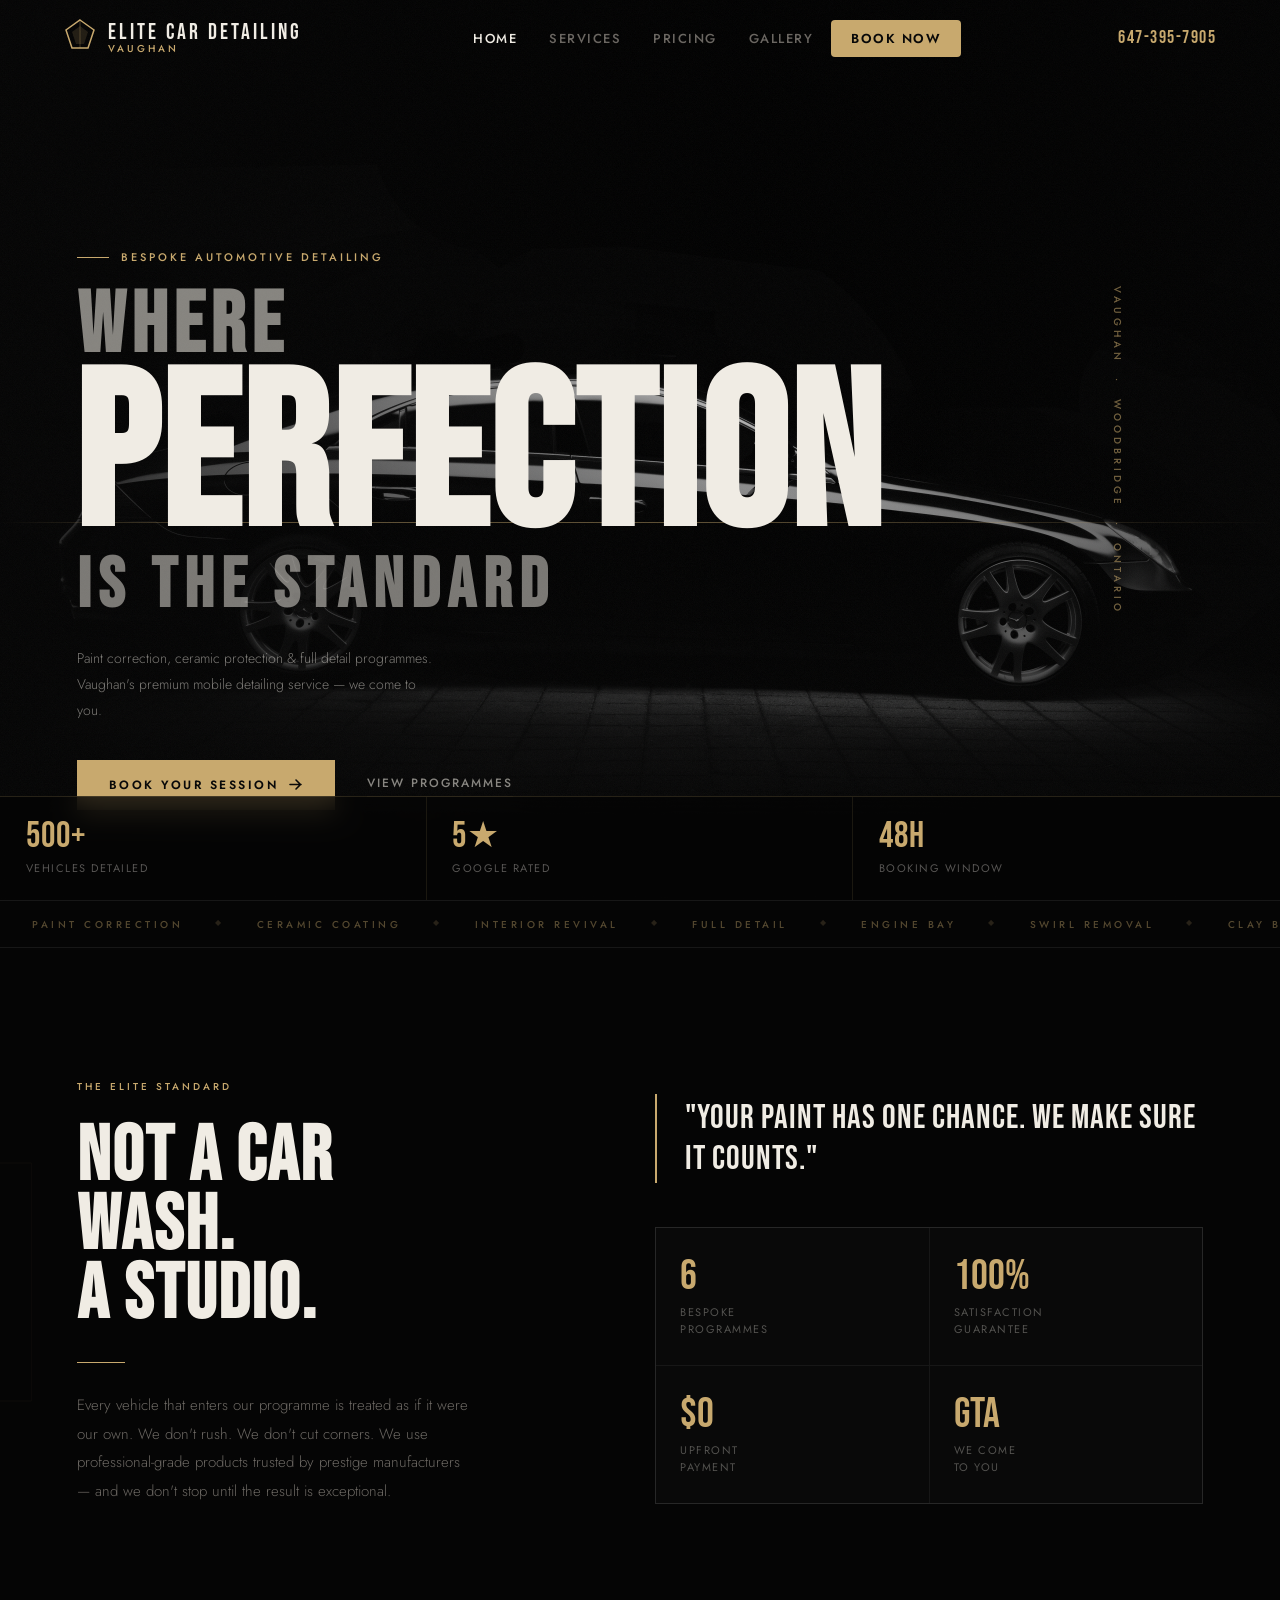
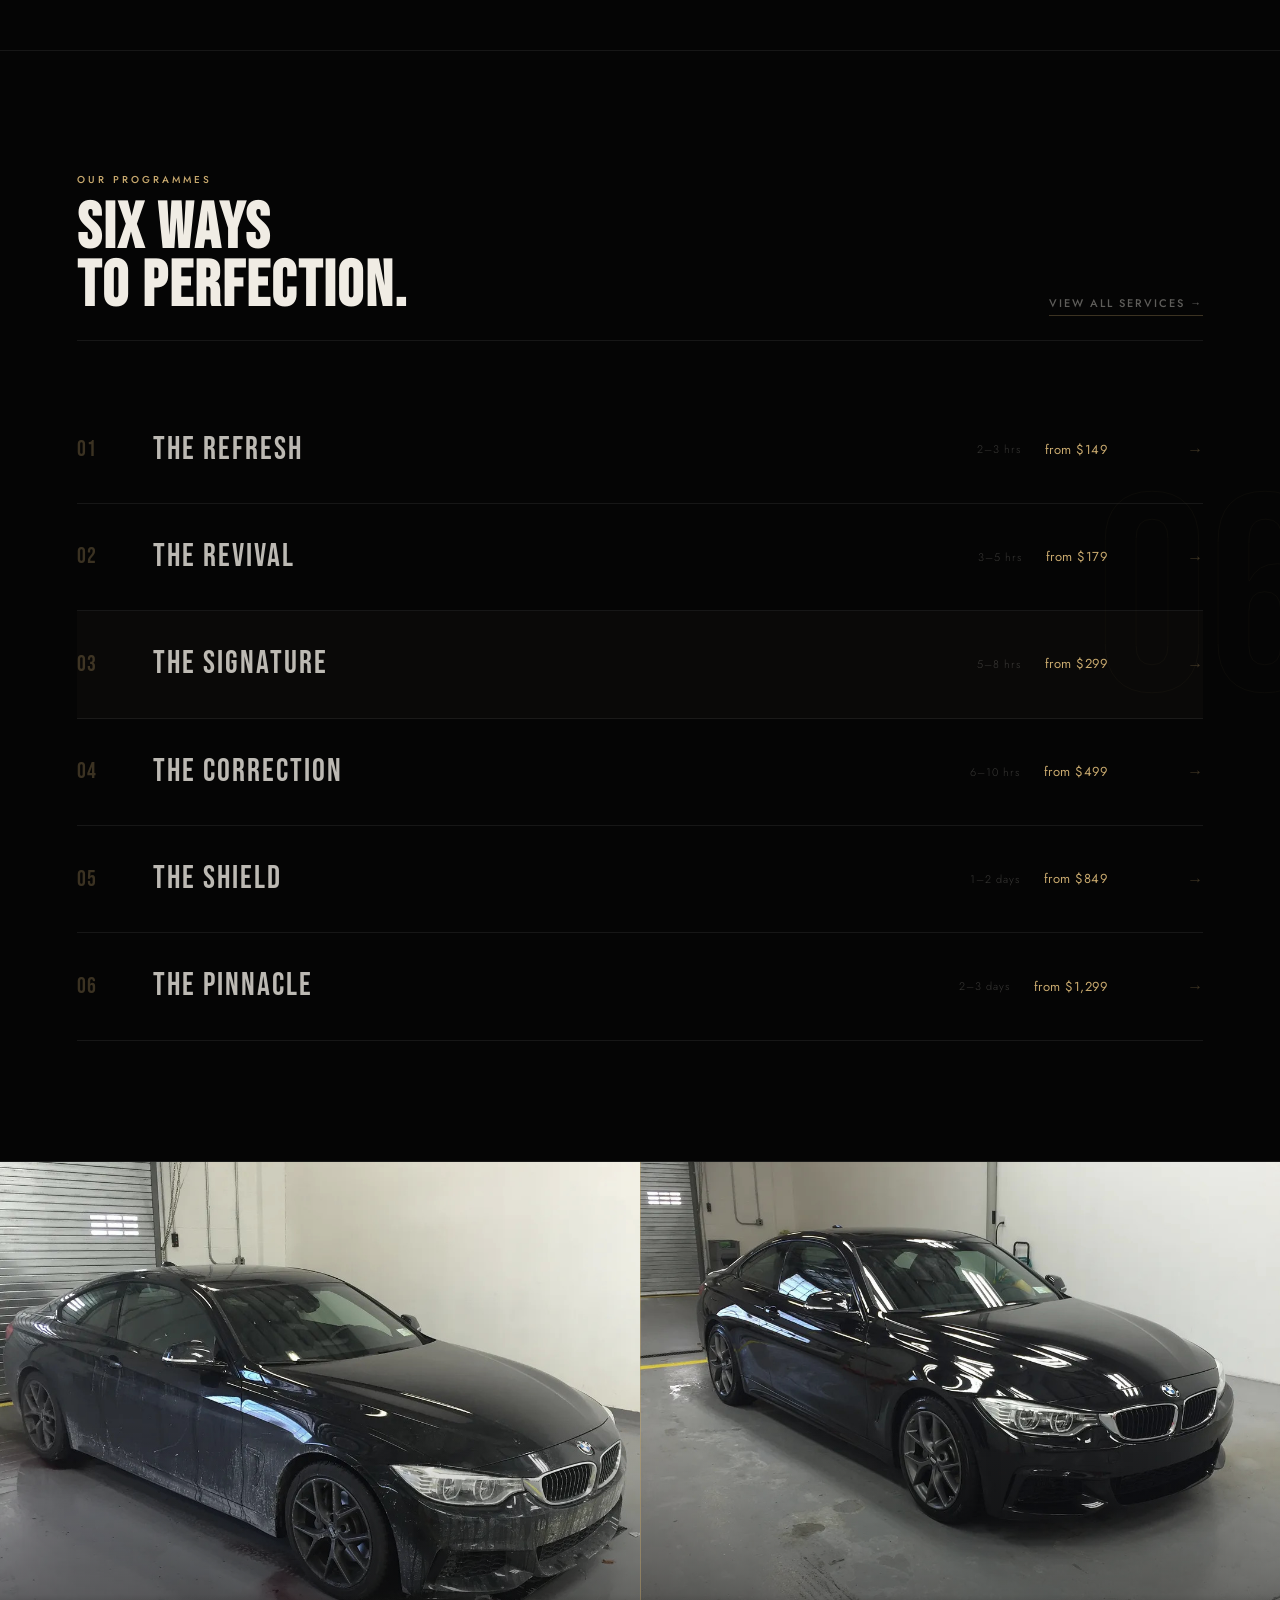
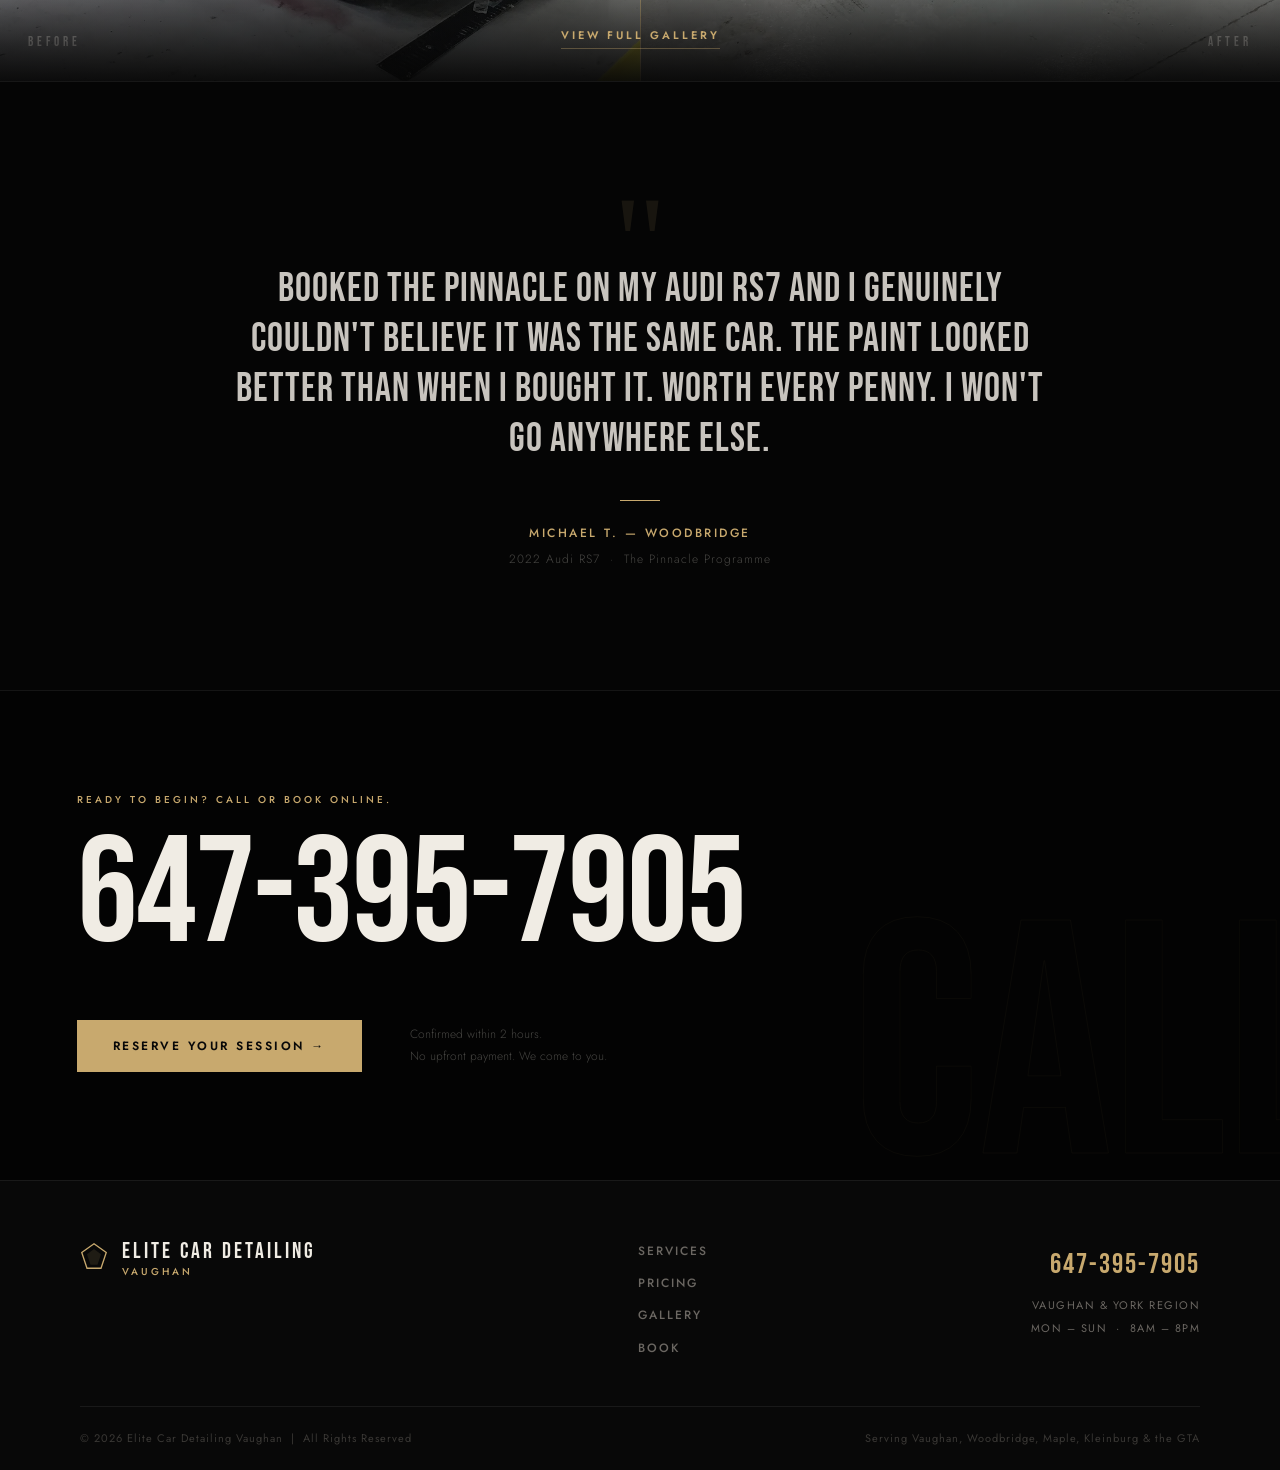
<file: index.html>
<!DOCTYPE html>
<html lang="en">
<head>
    <meta charset="UTF-8">
    <meta name="viewport" content="width=device-width, initial-scale=1.0">
    <title>Elite Car Detailing Vaughan | Where Perfection Is The Standard</title>
    <meta name="description" content="Vaughan's most elite mobile car detailing studio. Paint correction, ceramic coating, and full detail programmes in Vaughan, Woodbridge & Kleinburg. Book today.">
    <meta name="keywords" content="car detailing Vaughan, ceramic coating Vaughan, mobile detailing Woodbridge, paint correction Kleinburg Maple, auto detailing near me">
    <meta property="og:title" content="Elite Car Detailing Vaughan | Where Perfection Is The Standard">
    <meta property="og:description" content="Elite automotive detailing. Paint correction, ceramic coating & bespoke detail programmes. Serving Vaughan & York Region.">
    <meta property="og:type" content="website">
    <link rel="icon" href="favicon.png" type="image/png">
    <link rel="stylesheet" href="style.css">
    <link href="https://fonts.googleapis.com/css2?family=Bebas+Neue&family=Jost:ital,wght@0,300;0,400;0,500;0,600;1,300&display=swap" rel="stylesheet">

    <script type="application/ld+json">
    {
      "@context": "https://schema.org",
      "@type": "AutoBodyShop",
      "name": "Elite Car Detailing Vaughan",
      "url": "https://vaughangloss.ca",
      "telephone": "+16473957905",
      "priceRange": "$$$",
      "address": {
        "@type": "PostalAddress",
        "addressLocality": "Vaughan",
        "addressRegion": "ON",
        "addressCountry": "CA"
      },
      "areaServed": ["Vaughan","Woodbridge","Maple","Kleinburg","Toronto"],
      "openingHours": "Mo-Su 08:00-20:00"
    }
    </script>

    <style>
    /* ══════════════════════════════════════════════════
       HOME — OBSIDIAN ATELIER
    ══════════════════════════════════════════════════ */

    @keyframes fadeUp {
        from { opacity:0; transform:translateY(28px); }
        to   { opacity:1; transform:translateY(0); }
    }
    @keyframes fadeIn {
        from { opacity:0; }
        to   { opacity:1; }
    }

    /* HERO */
    .h-hero {
        position:relative; height:100vh; min-height:680px;
        display:flex; flex-direction:column; justify-content:flex-end;
        overflow:hidden; background:#050505;
    }
    .h-hero-bg {
        position:absolute; inset:0;
        background:url('hero-car.jpg') center 40%/cover no-repeat;
        will-change:transform;
    }
    .h-hero-bg::after {
        content:''; position:absolute; inset:0;
        background:
            linear-gradient(to right,rgba(5,5,5,.85) 0%,rgba(5,5,5,.25) 60%,rgba(5,5,5,.5) 100%),
            linear-gradient(to top,rgba(5,5,5,.95) 0%,transparent 55%);
    }
    .h-hero-grain {
        position:absolute; inset:0; pointer-events:none; opacity:.04;
        background-image:url("data:image/svg+xml,%3Csvg viewBox='0 0 256 256' xmlns='http://www.w3.org/2000/svg'%3E%3Cfilter id='n'%3E%3CfeTurbulence type='fractalNoise' baseFrequency='.9' numOctaves='4' stitchTiles='stitch'/%3E%3C/filter%3E%3Crect width='100%25' height='100%25' filter='url(%23n)'/%3E%3C/svg%3E");
        background-size:180px;
    }
    .h-hero-rule {
        position:absolute; top:58%; left:0; right:0; height:1px;
        background:linear-gradient(to right,transparent,rgba(200,169,110,.45) 20%,rgba(200,169,110,.45) 55%,transparent);
        pointer-events:none;
    }
    .h-hero-location {
        position:absolute; right:-2px; top:50%;
        transform:translateY(-50%) rotate(90deg);
        font-family:var(--font-body); font-size:10px; font-weight:500;
        letter-spacing:4px; text-transform:uppercase;
        color:rgba(200,169,110,.55); white-space:nowrap;
        pointer-events:none; z-index:2;
    }
    .h-hero-content {
        position:relative; z-index:2;
        padding:0 6% 90px;
    }
    .h-hero-eyebrow {
        display:flex; align-items:center; gap:12px;
        margin-bottom:22px;
        font-family:var(--font-body); font-size:11px; font-weight:500;
        letter-spacing:3px; text-transform:uppercase; color:var(--gold);
        opacity:0; animation:fadeUp .8s .2s forwards;
    }
    .h-hero-eyebrow::before {
        content:''; display:block; width:32px; height:1px; background:var(--gold);
    }
    .h-hero-headline { margin:0 0 28px; line-height:.88; overflow:visible; }
    .h-hl-sm {
        display:block;
        font-family:var(--font-display); font-size:clamp(40px,7vw,86px);
        letter-spacing:6px; color:rgba(240,236,228,.55);
        opacity:0; animation:fadeUp .9s .35s forwards;
    }
    .h-hl-lg {
        display:block;
        font-family:var(--font-display);
        font-size:clamp(86px,18vw,218px);
        letter-spacing:2px; color:var(--off-white);
        white-space:nowrap; margin-left:-4px;
        opacity:0; animation:fadeUp .9s .5s forwards;
    }
    .h-hl-md {
        display:block;
        font-family:var(--font-display); font-size:clamp(34px,5.5vw,70px);
        letter-spacing:8px; color:rgba(240,236,228,.5);
        opacity:0; animation:fadeUp .9s .65s forwards;
    }
    .h-hero-sub {
        font-family:var(--font-body); font-size:14px; font-weight:300;
        line-height:1.85; color:rgba(240,236,228,.5);
        max-width:360px; margin-bottom:36px;
        opacity:0; animation:fadeUp .8s .8s forwards;
    }
    .h-hero-ctas {
        display:flex; align-items:center; gap:32px;
        opacity:0; animation:fadeUp .8s .95s forwards;
    }
    .h-btn-book {
        display:inline-flex; align-items:center; gap:10px;
        font-family:var(--font-body); font-size:12px; font-weight:600;
        letter-spacing:2.5px; text-transform:uppercase;
        text-decoration:none; color:#080808; background:var(--gold);
        padding:15px 32px;
        transition:background .25s,transform .25s;
    }
    .h-btn-book:hover { background:var(--gold-light); transform:translateY(-2px); }
    .h-btn-ghost {
        font-family:var(--font-body); font-size:12px; font-weight:500;
        letter-spacing:2px; text-transform:uppercase;
        text-decoration:none; color:rgba(240,236,228,.55);
        border-bottom:1px solid rgba(200,169,110,.4); padding-bottom:2px;
        transition:color .2s,border-color .2s;
    }
    .h-btn-ghost:hover { color:var(--gold); border-color:var(--gold); }
    .h-hero-stats {
        position:absolute; bottom:0; left:0; right:0; z-index:3;
        display:grid; grid-template-columns:repeat(3,1fr);
        border-top:1px solid rgba(200,169,110,.18);
        background:rgba(5,5,5,.78); backdrop-filter:blur(14px);
        opacity:0; animation:fadeIn 1s 1.1s forwards;
    }
    .h-stat {
        padding:22px 6%; border-right:1px solid rgba(200,169,110,.12);
        display:flex; flex-direction:column; gap:4px;
    }
    .h-stat:last-child { border-right:none; }
    .h-stat-num {
        font-family:var(--font-display); font-size:36px;
        letter-spacing:1px; color:var(--gold); line-height:1;
    }
    .h-stat-label {
        font-family:var(--font-body); font-size:11px; font-weight:400;
        letter-spacing:1.5px; text-transform:uppercase;
        color:rgba(240,236,228,.35);
    }

    /* MARQUEE */
    .h-marquee {
        border-top:1px solid var(--border); border-bottom:1px solid var(--border);
        background:#050505; overflow:hidden;
        display:flex; height:48px; align-items:center;
    }
    .h-marquee-track {
        display:flex; animation:marquee 28s linear infinite; white-space:nowrap;
    }
    .h-marquee-track span {
        font-family:var(--font-body); font-size:10px; font-weight:500;
        letter-spacing:3.5px; text-transform:uppercase;
        color:rgba(200,169,110,.4); padding:0 32px;
    }
    .h-marquee-track span.sep { color:rgba(200,169,110,.18); padding:0; font-size:8px; }
    @keyframes marquee {
        from { transform:translateX(0); } to { transform:translateX(-50%); }
    }

    /* PHILOSOPHY */
    .h-philosophy {
        background:#050505; padding:130px 6%;
        display:grid; grid-template-columns:1fr 1.1fr;
        gap:80px; align-items:center;
        position:relative; overflow:hidden;
        border-bottom:1px solid var(--border);
    }
    .h-philosophy-ghost {
        position:absolute; left:-20px; top:50%; transform:translateY(-50%);
        font-family:var(--font-display);
        font-size:clamp(200px,28vw,340px);
        line-height:1; color:transparent;
        -webkit-text-stroke:1px rgba(200,169,110,.045);
        pointer-events:none; user-select:none;
    }
    .h-philosophy-left { position:relative; z-index:1; }
    .h-phil-tag {
        display:block; font-family:var(--font-body); font-size:10px;
        font-weight:500; letter-spacing:3px; text-transform:uppercase;
        color:var(--gold); margin-bottom:28px;
    }
    .h-phil-title {
        font-family:var(--font-display);
        font-size:clamp(50px,6vw,82px);
        line-height:.9; letter-spacing:2px;
        color:var(--off-white); margin:0 0 32px;
    }
    .h-phil-line { width:48px; height:1px; background:var(--gold); margin-bottom:28px; }
    .h-phil-body {
        font-family:var(--font-body); font-size:15px; font-weight:300;
        line-height:1.9; color:var(--text-muted); max-width:400px;
    }
    .h-philosophy-right { position:relative; z-index:1; }
    .h-phil-pull {
        border-left:2px solid var(--gold);
        padding:4px 0 4px 28px; margin-bottom:44px;
    }
    .h-phil-pull p {
        font-family:var(--font-display); font-size:clamp(22px,2.8vw,34px);
        line-height:1.2; color:var(--off-white); margin:0; letter-spacing:1px;
    }
    .h-phil-metrics {
        display:grid; grid-template-columns:1fr 1fr;
        gap:1px; background:var(--border); border:1px solid var(--border);
    }
    .h-phil-metric { background:#090909; padding:28px 24px; }
    .h-phil-metric-num {
        font-family:var(--font-display); font-size:42px;
        color:var(--gold); line-height:1; margin-bottom:6px;
    }
    .h-phil-metric-label {
        font-family:var(--font-body); font-size:11px; font-weight:400;
        letter-spacing:1.5px; text-transform:uppercase;
        color:rgba(240,236,228,.32); line-height:1.5;
    }

    /* SERVICES */
    .h-services {
        background:#050505; padding:120px 6%;
        position:relative; overflow:hidden;
    }
    .h-services-ghost {
        position:absolute; right:-40px; top:50%; transform:translateY(-50%);
        font-family:var(--font-display);
        font-size:clamp(160px,22vw,280px);
        line-height:1; color:transparent;
        -webkit-text-stroke:1px rgba(200,169,110,.04);
        pointer-events:none; user-select:none;
    }
    .h-services-header {
        display:flex; justify-content:space-between; align-items:flex-end;
        margin-bottom:56px; padding-bottom:24px;
        border-bottom:1px solid var(--border);
    }
    .h-svc-tag {
        display:block; font-family:var(--font-body); font-size:10px;
        font-weight:500; letter-spacing:3px; text-transform:uppercase;
        color:var(--gold); margin-bottom:12px;
    }
    .h-svc-title {
        font-family:var(--font-display); font-size:clamp(38px,5vw,66px);
        line-height:.9; color:var(--off-white); margin:0; letter-spacing:2px;
    }
    .h-svc-all {
        font-family:var(--font-body); font-size:11px; font-weight:500;
        letter-spacing:2px; text-transform:uppercase;
        text-decoration:none; color:rgba(240,236,228,.38);
        border-bottom:1px solid rgba(200,169,110,.28); padding-bottom:2px;
        white-space:nowrap; transition:color .2s,border-color .2s;
    }
    .h-svc-all:hover { color:var(--gold); border-color:var(--gold); }
    .h-svc-list { position:relative; z-index:1; }
    .h-svc-row {
        display:grid;
        grid-template-columns:52px 1fr auto auto 72px;
        align-items:center; gap:24px;
        padding:26px 0; border-bottom:1px solid var(--border);
        text-decoration:none; position:relative; overflow:hidden;
        transition:padding-left .35s cubic-bezier(.25,.46,.45,.94);
    }
    .h-svc-row::before {
        content:''; position:absolute; left:0; top:0; bottom:0; width:3px;
        background:var(--gold); transform:scaleY(0); transform-origin:bottom;
        transition:transform .35s cubic-bezier(.25,.46,.45,.94);
    }
    .h-svc-row:hover { padding-left:16px; }
    .h-svc-row:hover::before { transform:scaleY(1); }
    .h-svc-row-num {
        font-family:var(--font-display); font-size:22px;
        color:rgba(200,169,110,.28); letter-spacing:1px; transition:color .3s;
    }
    .h-svc-row:hover .h-svc-row-num { color:var(--gold); }
    .h-svc-row-name {
        font-family:var(--font-display); font-size:clamp(20px,3vw,32px);
        letter-spacing:2px; color:rgba(240,236,228,.78); transition:color .3s;
    }
    .h-svc-row:hover .h-svc-row-name { color:var(--off-white); }
    .h-svc-row-price {
        font-family:var(--font-body); font-size:13px; font-weight:400;
        color:var(--gold); letter-spacing:.5px; white-space:nowrap; text-align:right;
    }
    .h-svc-row-duration {
        font-family:var(--font-body); font-size:11px; font-weight:300;
        color:rgba(240,236,228,.22); letter-spacing:1px;
        text-align:right; white-space:nowrap;
    }
    .h-svc-row-arrow {
        text-align:right; color:rgba(200,169,110,.28); font-size:16px;
        transition:color .3s,transform .3s;
    }
    .h-svc-row:hover .h-svc-row-arrow { color:var(--gold); transform:translateX(6px); }
    .h-svc-featured { background:rgba(200,169,110,.025); }

    /* GALLERY SPLIT */
    .h-gallery {
        display:grid; grid-template-columns:1fr 1fr;
        height:520px; position:relative;
        border-top:1px solid var(--border);
    }
    .h-gallery-half { position:relative; overflow:hidden; }
    .h-gallery-half img {
        width:100%; height:100%; object-fit:cover;
        transition:transform .8s ease; filter:grayscale(10%);
    }
    .h-gallery-half:hover img { transform:scale(1.04); }
    .h-gallery-half::after {
        content:''; position:absolute; inset:0;
        background:linear-gradient(to top,rgba(5,5,5,.68) 0%,transparent 50%);
        pointer-events:none;
    }
    .h-gallery-divider {
        position:absolute; left:50%; top:0; bottom:0;
        width:1px; background:var(--gold); z-index:3; opacity:.45;
    }
    .h-gallery-label {
        position:absolute; bottom:28px; z-index:4;
        font-family:var(--font-display); font-size:13px;
        letter-spacing:4px; color:rgba(240,236,228,.45);
    }
    .h-gallery-label--left { left:28px; }
    .h-gallery-label--right { right:28px; }
    .h-gallery-cta {
        position:absolute; bottom:0; left:0; right:0; z-index:5;
        display:flex; justify-content:center; align-items:flex-end;
        padding:32px;
        background:linear-gradient(transparent,rgba(5,5,5,.88));
    }
    .h-gallery-cta a {
        font-family:var(--font-body); font-size:11px; font-weight:600;
        letter-spacing:3px; text-transform:uppercase;
        text-decoration:none; color:var(--gold);
        border-bottom:1px solid rgba(200,169,110,.35); padding-bottom:3px;
        transition:border-color .2s;
    }
    .h-gallery-cta a:hover { border-color:var(--gold); }

    /* TESTIMONIAL */
    .h-testimonial {
        background:#050505; padding:120px 6%;
        border-top:1px solid var(--border);
        position:relative; overflow:hidden;
    }
    .h-testimonial-inner {
        max-width:820px; margin:0 auto; text-align:center;
        position:relative; z-index:1;
    }
    .h-testimonial-mark {
        font-family:Georgia,serif; font-size:130px; line-height:.6;
        color:rgba(200,169,110,.1); display:block; margin-bottom:-16px;
        user-select:none;
    }
    .h-testimonial-text {
        font-family:var(--font-display);
        font-size:clamp(24px,3.2vw,40px);
        line-height:1.25; letter-spacing:1px;
        color:rgba(240,236,228,.83); margin:0 0 36px;
    }
    .h-testimonial-rule { width:40px; height:1px; background:var(--gold); margin:0 auto 22px; }
    .h-testimonial-author {
        font-family:var(--font-body); font-size:12px; font-weight:500;
        letter-spacing:2.5px; text-transform:uppercase; color:var(--gold);
    }
    .h-testimonial-vehicle {
        font-family:var(--font-body); font-size:12px; font-weight:300;
        letter-spacing:1px; color:rgba(240,236,228,.28); margin-top:6px;
    }

    /* FINAL CTA */
    .h-cta {
        background:#030303; border-top:1px solid var(--border);
        padding:100px 6%;
        display:flex; flex-direction:column; align-items:flex-start;
        position:relative; overflow:hidden;
    }
    .h-cta-ghost {
        position:absolute; right:-60px; bottom:-40px;
        font-family:var(--font-display);
        font-size:clamp(180px,26vw,340px);
        line-height:1; color:transparent;
        -webkit-text-stroke:1px rgba(200,169,110,.04);
        pointer-events:none; user-select:none;
    }
    .h-cta-tag {
        font-family:var(--font-body); font-size:10px; font-weight:500;
        letter-spacing:3px; text-transform:uppercase; color:var(--gold);
        margin-bottom:20px; position:relative; z-index:1;
    }
    .h-cta-phone {
        font-family:var(--font-display);
        font-size:clamp(60px,13vw,152px);
        line-height:.9; letter-spacing:-2px;
        color:var(--off-white); text-decoration:none;
        position:relative; z-index:1;
        transition:color .3s; display:block; margin-bottom:48px;
    }
    .h-cta-phone:hover { color:var(--gold); }
    .h-cta-row {
        display:flex; align-items:center; gap:48px;
        position:relative; z-index:1;
    }
    .h-cta-book {
        display:inline-flex; align-items:center; gap:10px;
        font-family:var(--font-body); font-size:12px; font-weight:600;
        letter-spacing:2.5px; text-transform:uppercase;
        text-decoration:none; color:#080808; background:var(--gold);
        padding:16px 36px; transition:background .25s,transform .25s;
    }
    .h-cta-book:hover { background:var(--gold-light); transform:translateY(-2px); }
    .h-cta-note {
        font-family:var(--font-body); font-size:12px; font-weight:300;
        color:rgba(240,236,228,.28); line-height:1.8;
    }

    /* MOBILE */
    @media (max-width:768px) {
        .h-hero-location { display:none; }
        .h-hero-content { padding:0 6% 105px; }
        .h-hl-lg { font-size:clamp(68px,22vw,130px); }
        .h-philosophy { grid-template-columns:1fr; gap:44px; padding:80px 6%; }
        .h-philosophy-ghost { display:none; }
        .h-services { padding:80px 6%; }
        .h-services-header { flex-direction:column; align-items:flex-start; gap:20px; }
        .h-svc-row { grid-template-columns:40px 1fr auto; gap:12px; }
        .h-svc-row-duration { display:none; }
        .h-gallery { grid-template-columns:1fr; height:auto; }
        .h-gallery-half { height:260px; }
        .h-gallery-divider { display:none; }
        .h-gallery-cta { position:relative; background:#080808; padding:18px; }
        .h-testimonial { padding:80px 6%; }
        .h-testimonial-mark { font-size:80px; }
        .h-cta { padding:80px 6%; }
        .h-cta-row { flex-direction:column; align-items:flex-start; gap:22px; }
        .h-phil-metrics { grid-template-columns:1fr 1fr; }
    }
    @media (max-width:480px) {
        .h-svc-row { grid-template-columns:34px 1fr 62px; }
        .h-svc-row-price { font-size:11px; }
        .h-hero-ctas { flex-direction:column; align-items:flex-start; gap:20px; }
    }
    </style>
</head>
<body>

<header id="site-header">
    <nav>
        <a href="index.html" class="logo-link" aria-label="Elite Car Detailing Vaughan — Home">
            <div class="logo-mark" aria-hidden="true">
                <svg width="32" height="32" viewBox="0 0 32 32" fill="none">
                    <polygon points="16,2 30,12 24,30 8,30 2,12" stroke="#c8a96e" stroke-width="1.5" fill="none"/>
                    <polygon points="16,8 24,14 20,26 12,26 8,14" fill="#c8a96e" opacity="0.15"/>
                    <line x1="16" y1="2" x2="16" y2="30" stroke="#c8a96e" stroke-width="0.75" opacity="0.4"/>
                </svg>
            </div>
            <div class="logo-text-block">
                <span class="logo-name">ELITE CAR DETAILING</span>
                <span class="logo-location">VAUGHAN</span>
            </div>
        </a>
        <ul class="nav-links" role="list">
            <li><a href="index.html" class="active-link">Home</a></li>
            <li><a href="services.html">Services</a></li>
            <li><a href="pricing.html">Pricing</a></li>
            <li><a href="gallery.html">Gallery</a></li>
            <li><a href="book.html" class="nav-cta">Book Now</a></li>
        </ul>
        <div class="nav-phone"><a href="tel:+16473957905">647-395-7905</a></div>
    </nav>
</header>

<button class="hamburger-fixed" aria-label="Toggle menu" aria-expanded="false">
    <span></span><span></span><span></span>
</button>

<!-- HERO -->
<section class="h-hero" id="hero">
    <div class="h-hero-bg" id="heroBg"></div>
    <div class="h-hero-grain" aria-hidden="true"></div>
    <div class="h-hero-rule" aria-hidden="true"></div>
    <span class="h-hero-location" aria-hidden="true">VAUGHAN &nbsp;·&nbsp; WOODBRIDGE &nbsp;·&nbsp; ONTARIO</span>

    <div class="h-hero-content">
        <div class="h-hero-eyebrow">Bespoke Automotive Detailing</div>
        <h1 class="h-hero-headline">
            <span class="h-hl-sm">WHERE</span>
            <span class="h-hl-lg">PERFECTION</span>
            <span class="h-hl-md">IS THE STANDARD</span>
        </h1>
        <p class="h-hero-sub">Paint correction, ceramic protection &amp; full detail programmes.<br>Vaughan's premium mobile detailing service — we come to you.</p>
        <div class="h-hero-ctas">
            <a href="book.html" class="h-btn-book">
                Book Your Session
                <svg width="15" height="15" viewBox="0 0 15 15" fill="none" aria-hidden="true">
                    <path d="M2 7.5h11M8 3l4.5 4.5L8 12" stroke="currentColor" stroke-width="1.6" stroke-linecap="round" stroke-linejoin="round"/>
                </svg>
            </a>
            <a href="services.html" class="h-btn-ghost">View Programmes</a>
        </div>
    </div>

    <div class="h-hero-stats">
        <div class="h-stat">
            <span class="h-stat-num">500+</span>
            <span class="h-stat-label">Vehicles Detailed</span>
        </div>
        <div class="h-stat">
            <span class="h-stat-num">5★</span>
            <span class="h-stat-label">Google Rated</span>
        </div>
        <div class="h-stat">
            <span class="h-stat-num">48H</span>
            <span class="h-stat-label">Booking Window</span>
        </div>
    </div>
</section>

<!-- MARQUEE -->
<div class="h-marquee" aria-hidden="true">
    <div class="h-marquee-track">
        <span>Paint Correction</span><span class="sep">◆</span>
        <span>Ceramic Coating</span><span class="sep">◆</span>
        <span>Interior Revival</span><span class="sep">◆</span>
        <span>Full Detail</span><span class="sep">◆</span>
        <span>Engine Bay</span><span class="sep">◆</span>
        <span>Swirl Removal</span><span class="sep">◆</span>
        <span>Clay Bar</span><span class="sep">◆</span>
        <span>Paint Correction</span><span class="sep">◆</span>
        <span>Ceramic Coating</span><span class="sep">◆</span>
        <span>Interior Revival</span><span class="sep">◆</span>
        <span>Full Detail</span><span class="sep">◆</span>
        <span>Engine Bay</span><span class="sep">◆</span>
        <span>Swirl Removal</span><span class="sep">◆</span>
        <span>Clay Bar</span><span class="sep">◆</span>
    </div>
</div>

<!-- PHILOSOPHY -->
<section class="h-philosophy">
    <div class="h-philosophy-ghost" aria-hidden="true">I</div>
    <div class="h-philosophy-left reveal">
        <span class="h-phil-tag">The Elite Standard</span>
        <h2 class="h-phil-title">Not A Car<br>Wash.<br>A Studio.</h2>
        <div class="h-phil-line"></div>
        <p class="h-phil-body">Every vehicle that enters our programme is treated as if it were our own. We don't rush. We don't cut corners. We use professional-grade products trusted by prestige manufacturers — and we don't stop until the result is exceptional.</p>
    </div>
    <div class="h-philosophy-right reveal">
        <div class="h-phil-pull">
            <p>"Your paint has one chance. We make sure it counts."</p>
        </div>
        <div class="h-phil-metrics">
            <div class="h-phil-metric">
                <div class="h-phil-metric-num">6</div>
                <div class="h-phil-metric-label">Bespoke<br>Programmes</div>
            </div>
            <div class="h-phil-metric">
                <div class="h-phil-metric-num">100%</div>
                <div class="h-phil-metric-label">Satisfaction<br>Guarantee</div>
            </div>
            <div class="h-phil-metric">
                <div class="h-phil-metric-num">$0</div>
                <div class="h-phil-metric-label">Upfront<br>Payment</div>
            </div>
            <div class="h-phil-metric">
                <div class="h-phil-metric-num">GTA</div>
                <div class="h-phil-metric-label">We Come<br>To You</div>
            </div>
        </div>
    </div>
</section>

<!-- SERVICES EDITORIAL -->
<section class="h-services">
    <div class="h-services-ghost" aria-hidden="true">06</div>
    <div class="h-services-header reveal">
        <div>
            <span class="h-svc-tag">Our Programmes</span>
            <h2 class="h-svc-title">Six Ways<br>To Perfection.</h2>
        </div>
        <a href="services.html" class="h-svc-all">View All Services →</a>
    </div>
    <div class="h-svc-list reveal">
        <a href="book.html" class="h-svc-row">
            <span class="h-svc-row-num">01</span>
            <span class="h-svc-row-name">The Refresh</span>
            <span class="h-svc-row-duration">2–3 hrs</span>
            <span class="h-svc-row-price">from $149</span>
            <span class="h-svc-row-arrow">→</span>
        </a>
        <a href="book.html" class="h-svc-row">
            <span class="h-svc-row-num">02</span>
            <span class="h-svc-row-name">The Revival</span>
            <span class="h-svc-row-duration">3–5 hrs</span>
            <span class="h-svc-row-price">from $179</span>
            <span class="h-svc-row-arrow">→</span>
        </a>
        <a href="book.html" class="h-svc-row h-svc-featured">
            <span class="h-svc-row-num">03</span>
            <span class="h-svc-row-name">The Signature</span>
            <span class="h-svc-row-duration">5–8 hrs</span>
            <span class="h-svc-row-price">from $299</span>
            <span class="h-svc-row-arrow">→</span>
        </a>
        <a href="book.html" class="h-svc-row">
            <span class="h-svc-row-num">04</span>
            <span class="h-svc-row-name">The Correction</span>
            <span class="h-svc-row-duration">6–10 hrs</span>
            <span class="h-svc-row-price">from $499</span>
            <span class="h-svc-row-arrow">→</span>
        </a>
        <a href="book.html" class="h-svc-row">
            <span class="h-svc-row-num">05</span>
            <span class="h-svc-row-name">The Shield</span>
            <span class="h-svc-row-duration">1–2 days</span>
            <span class="h-svc-row-price">from $849</span>
            <span class="h-svc-row-arrow">→</span>
        </a>
        <a href="book.html" class="h-svc-row">
            <span class="h-svc-row-num">06</span>
            <span class="h-svc-row-name">The Pinnacle</span>
            <span class="h-svc-row-duration">2–3 days</span>
            <span class="h-svc-row-price">from $1,299</span>
            <span class="h-svc-row-arrow">→</span>
        </a>
    </div>
</section>

<!-- GALLERY SPLIT -->
<div class="h-gallery" id="work">
    <div class="h-gallery-half">
        <img src="before-1.jpg" alt="Before paint correction — dirty BMW" loading="lazy">
        <span class="h-gallery-label h-gallery-label--left">BEFORE</span>
    </div>
    <div class="h-gallery-divider" aria-hidden="true"></div>
    <div class="h-gallery-half">
        <img src="after-1.jpg" alt="After paint correction — restored BMW" loading="lazy">
        <span class="h-gallery-label h-gallery-label--right">AFTER</span>
    </div>
    <div class="h-gallery-cta">
        <a href="gallery.html">VIEW FULL GALLERY</a>
    </div>
</div>

<!-- TESTIMONIAL -->
<section class="h-testimonial">
    <div class="h-testimonial-inner reveal">
        <span class="h-testimonial-mark" aria-hidden="true">"</span>
        <p class="h-testimonial-text">Booked The Pinnacle on my Audi RS7 and I genuinely couldn't believe it was the same car. The paint looked better than when I bought it. Worth every penny. I won't go anywhere else.</p>
        <div class="h-testimonial-rule"></div>
        <div class="h-testimonial-author">Michael T. — Woodbridge</div>
        <div class="h-testimonial-vehicle">2022 Audi RS7 &nbsp;·&nbsp; The Pinnacle Programme</div>
    </div>
</section>

<!-- FINAL CTA -->
<section class="h-cta">
    <div class="h-cta-ghost" aria-hidden="true">CALL</div>
    <span class="h-cta-tag">Ready to begin? Call or book online.</span>
    <a href="tel:+16473957905" class="h-cta-phone">647-395-7905</a>
    <div class="h-cta-row">
        <a href="book.html" class="h-cta-book">Reserve Your Session →</a>
        <p class="h-cta-note">Confirmed within 2 hours.<br>No upfront payment. We come to you.</p>
    </div>
</section>

<!-- FOOTER -->
<footer>
    <div class="footer-inner">
        <div class="footer-brand">
            <div class="footer-logo-mark" aria-hidden="true">
                <svg width="28" height="28" viewBox="0 0 32 32" fill="none">
                    <polygon points="16,2 30,12 24,30 8,30 2,12" stroke="#c8a96e" stroke-width="1.5" fill="none"/>
                    <polygon points="16,8 24,14 20,26 12,26 8,14" fill="#c8a96e" opacity="0.12"/>
                </svg>
            </div>
            <div>
                <span class="footer-name">ELITE CAR DETAILING</span>
                <span class="footer-location">VAUGHAN</span>
            </div>
        </div>
        <div class="footer-links">
            <a href="services.html">Services</a>
            <a href="pricing.html">Pricing</a>
            <a href="gallery.html">Gallery</a>
            <a href="book.html">Book</a>
        </div>
        <div class="footer-contact-col">
            <a href="tel:+16473957905" class="footer-phone">647-395-7905</a>
            <p>Vaughan &amp; York Region</p>
            <p>Mon – Sun &nbsp;·&nbsp; 8am – 8pm</p>
        </div>
    </div>
    <div class="footer-bottom">
        <p>&copy; 2026 Elite Car Detailing Vaughan &nbsp;|&nbsp; All Rights Reserved</p>
        <p>Serving Vaughan, Woodbridge, Maple, Kleinburg &amp; the GTA</p>
    </div>
</footer>

<script src="main.js"></script>
</body>
</html>
</file>
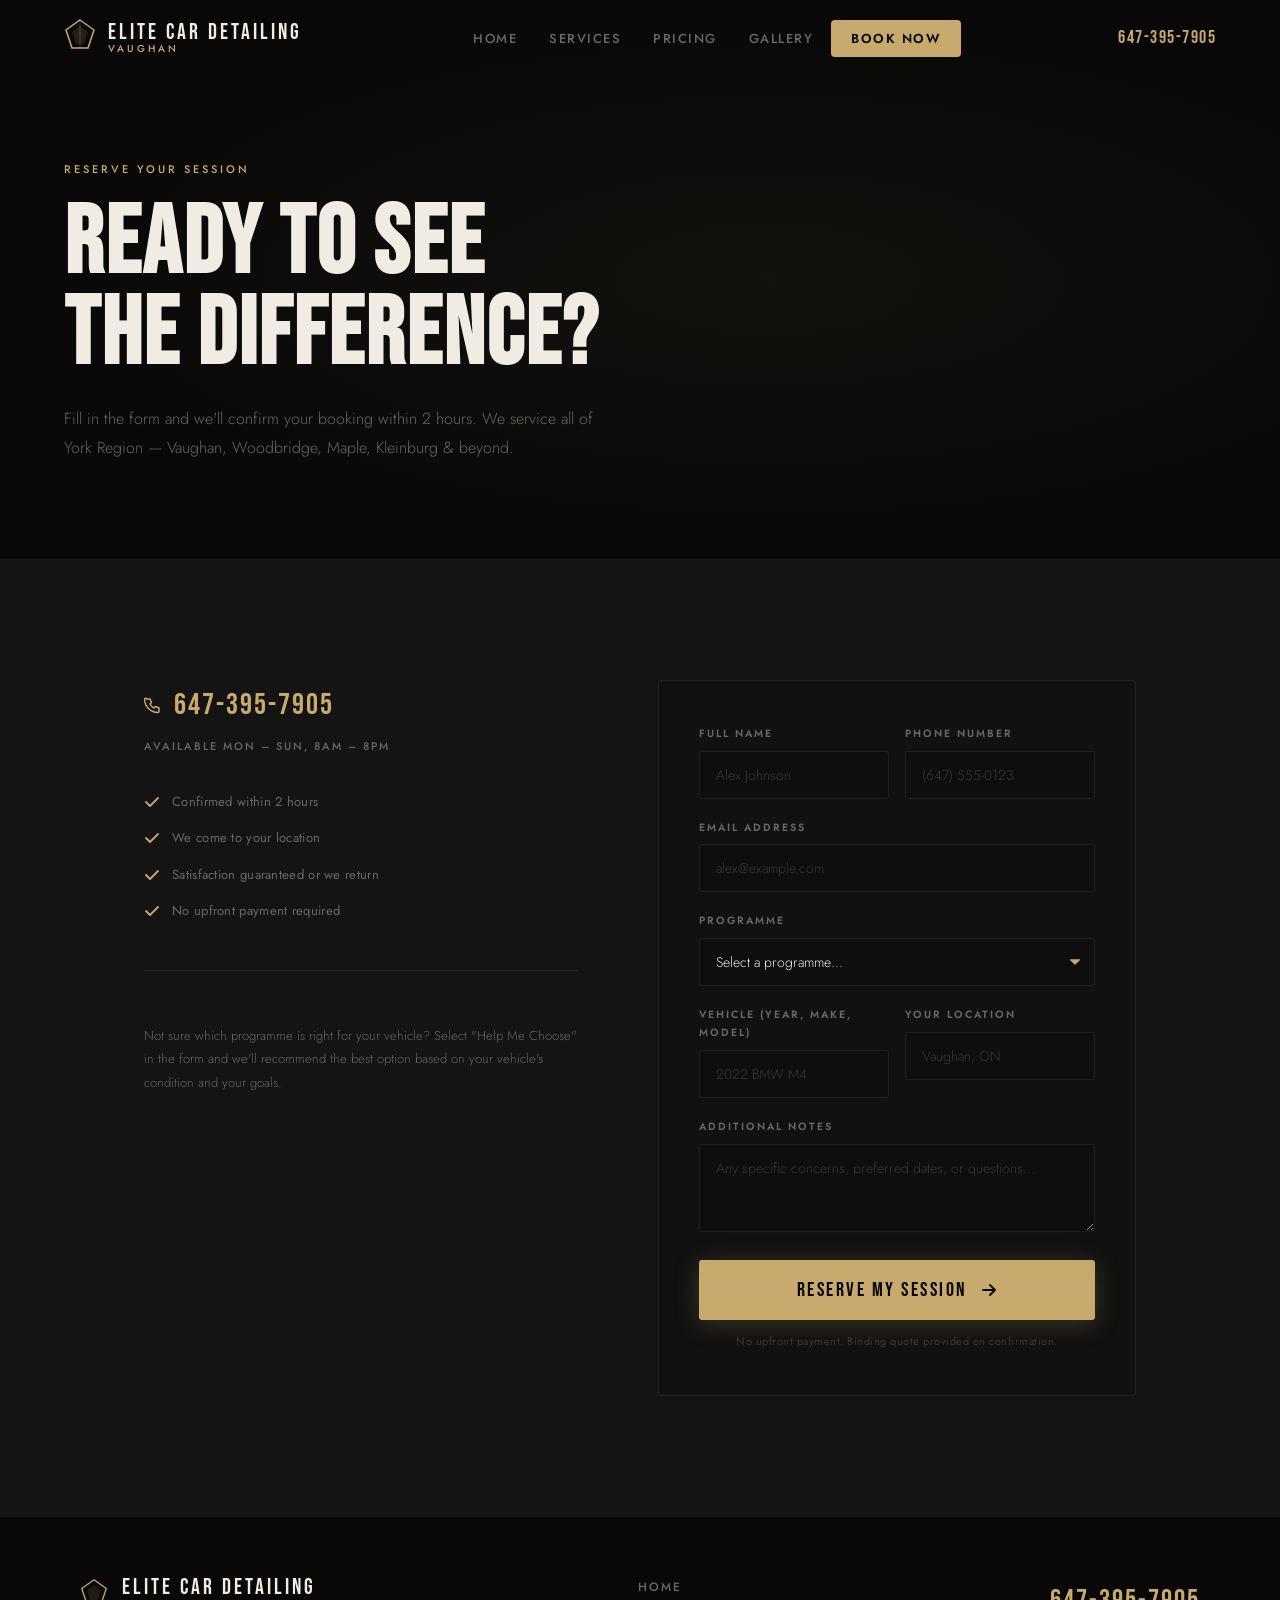
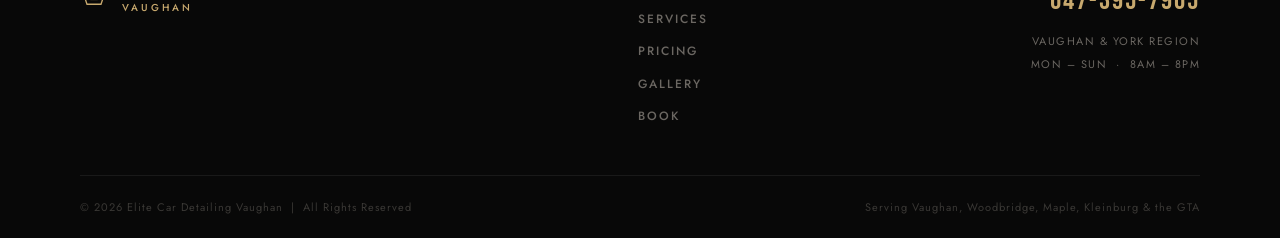
<file: book.html>
<!DOCTYPE html>
<html lang="en">
<head>
    <meta charset="UTF-8">
    <meta name="viewport" content="width=device-width, initial-scale=1.0">
    <title>Book a Session | Elite Car Detailing Vaughan</title>
    <meta name="description" content="Book your car detailing session in Vaughan. We confirm within 2 hours. No upfront payment. Serving Vaughan, Woodbridge, Maple & Kleinburg.">
    <link rel="icon" href="favicon.png" type="image/png">
    <link rel="stylesheet" href="style.css">
    <link href="https://fonts.googleapis.com/css2?family=Bebas+Neue&family=Jost:ital,wght@0,300;0,400;0,500;0,600;1,300&display=swap" rel="stylesheet">
</head>
<body>

<header id="site-header">
    <nav>
        <a href="index.html" class="logo-link" aria-label="Elite Car Detailing Vaughan — Home">
            <div class="logo-mark" aria-hidden="true">
                <svg width="32" height="32" viewBox="0 0 32 32" fill="none">
                    <polygon points="16,2 30,12 24,30 8,30 2,12" stroke="#c8a96e" stroke-width="1.5" fill="none"/>
                    <polygon points="16,8 24,14 20,26 12,26 8,14" fill="#c8a96e" opacity="0.15"/>
                    <line x1="16" y1="2" x2="16" y2="30" stroke="#c8a96e" stroke-width="0.75" opacity="0.4"/>
                </svg>
            </div>
            <div class="logo-text-block">
                <span class="logo-name">ELITE CAR DETAILING</span>
                <span class="logo-location">VAUGHAN</span>
            </div>
        </a>
        <ul class="nav-links" role="list">
            <li><a href="index.html">Home</a></li>
            <li><a href="services.html">Services</a></li>
            <li><a href="pricing.html">Pricing</a></li>
            <li><a href="gallery.html">Gallery</a></li>
            <li><a href="book.html" class="nav-cta active-link">Book Now</a></li>
        </ul>
        <div class="nav-phone"><a href="tel:+16473957905">647-395-7905</a></div>
    </nav>
</header>

<button class="hamburger-fixed" aria-label="Toggle menu" aria-expanded="false">
    <span></span><span></span><span></span>
</button>

<div class="page-banner">
    <div class="page-banner-inner">
        <span class="page-banner-tag">Reserve Your Session</span>
        <h1 class="page-banner-title">Ready to See<br>the Difference?</h1>
        <p class="page-banner-sub">Fill in the form and we'll confirm your booking within 2 hours. We service all of York Region — Vaughan, Woodbridge, Maple, Kleinburg &amp; beyond.</p>
    </div>
</div>

<section class="section book-section" id="book">
    <div class="container">
        <div class="book-layout">

            <div class="book-info reveal">
                <div class="book-contact">
                    <a href="tel:+16473957905" class="contact-line">
                        <svg width="18" height="18" viewBox="0 0 18 18" fill="none" aria-hidden="true">
                            <path d="M3 3h3l1.5 3.5L6 8a9.5 9.5 0 004 4l1.5-1.5 3.5 1.5v3A1.5 1.5 0 0114 16.5 13.5 13.5 0 01.5 3 1.5 1.5 0 013 3z"
                                  stroke="#c8a96e" stroke-width="1.5" fill="none" stroke-linecap="round" stroke-linejoin="round"/>
                        </svg>
                        647-395-7905
                    </a>
                    <p class="contact-note">Available Mon – Sun, 8am – 8pm</p>
                </div>

                <div class="book-guarantees">
                    <div class="guarantee-item">
                        <svg width="16" height="16" viewBox="0 0 16 16" fill="none" aria-hidden="true">
                            <path d="M2 8l4 4 8-8" stroke="#c8a96e" stroke-width="1.8" stroke-linecap="round" stroke-linejoin="round"/>
                        </svg>
                        <span>Confirmed within 2 hours</span>
                    </div>
                    <div class="guarantee-item">
                        <svg width="16" height="16" viewBox="0 0 16 16" fill="none" aria-hidden="true">
                            <path d="M2 8l4 4 8-8" stroke="#c8a96e" stroke-width="1.8" stroke-linecap="round" stroke-linejoin="round"/>
                        </svg>
                        <span>We come to your location</span>
                    </div>
                    <div class="guarantee-item">
                        <svg width="16" height="16" viewBox="0 0 16 16" fill="none" aria-hidden="true">
                            <path d="M2 8l4 4 8-8" stroke="#c8a96e" stroke-width="1.8" stroke-linecap="round" stroke-linejoin="round"/>
                        </svg>
                        <span>Satisfaction guaranteed or we return</span>
                    </div>
                    <div class="guarantee-item">
                        <svg width="16" height="16" viewBox="0 0 16 16" fill="none" aria-hidden="true">
                            <path d="M2 8l4 4 8-8" stroke="#c8a96e" stroke-width="1.8" stroke-linecap="round" stroke-linejoin="round"/>
                        </svg>
                        <span>No upfront payment required</span>
                    </div>
                </div>

                <div style="margin-top:48px; padding-top:40px; border-top:1px solid var(--border);">
                    <p style="color:var(--text-muted); font-size:13px; font-weight:300; line-height:1.8;">Not sure which programme is right for your vehicle? Select "Help Me Choose" in the form and we'll recommend the best option based on your vehicle's condition and your goals.</p>
                </div>
            </div>

            <div class="book-form-wrap reveal">
                <form class="book-form custom-contact-form" id="booking-form"
                      action="https://formspree.io/f/mbdwonng" method="POST">
                    <div class="form-row">
                        <div class="input-group">
                            <label for="fname">Full Name</label>
                            <input type="text" id="fname" name="name" required placeholder="Alex Johnson" autocomplete="name">
                        </div>
                        <div class="input-group">
                            <label for="fphone">Phone Number</label>
                            <input type="tel" id="fphone" name="phone" required placeholder="(647) 555-0123" autocomplete="tel">
                        </div>
                    </div>
                    <div class="input-group">
                        <label for="femail">Email Address</label>
                        <input type="email" id="femail" name="email" required placeholder="alex@example.com" autocomplete="email">
                    </div>
                    <div class="input-group">
                        <label for="fservice">Programme</label>
                        <select id="fservice" name="service" required>
                            <option value="" disabled selected>Select a programme…</option>
                            <option value="refresh">The Refresh — Exterior Detail</option>
                            <option value="revival">The Revival — Interior Deep Clean</option>
                            <option value="signature">The Signature — Full Detail</option>
                            <option value="correction">The Correction — Paint Correction</option>
                            <option value="shield">The Shield — Ceramic Coating</option>
                            <option value="pinnacle">The Pinnacle — Correction + Ceramic</option>
                            <option value="unsure">Not Sure — Help Me Choose</option>
                        </select>
                    </div>
                    <div class="form-row">
                        <div class="input-group">
                            <label for="fvehicle">Vehicle (Year, Make, Model)</label>
                            <input type="text" id="fvehicle" name="vehicle" placeholder="2022 BMW M4" required>
                        </div>
                        <div class="input-group">
                            <label for="flocation">Your Location</label>
                            <input type="text" id="flocation" name="location" placeholder="Vaughan, ON">
                        </div>
                    </div>
                    <div class="input-group">
                        <label for="fnotes">Additional Notes</label>
                        <textarea id="fnotes" name="notes" rows="3" placeholder="Any specific concerns, preferred dates, or questions…"></textarea>
                    </div>
                    <button type="submit" class="btn-submit">
                        RESERVE MY SESSION
                        <svg width="18" height="18" viewBox="0 0 18 18" fill="none" aria-hidden="true">
                            <path d="M3 9h12M10 4l5 5-5 5" stroke="currentColor" stroke-width="1.8" stroke-linecap="round" stroke-linejoin="round"/>
                        </svg>
                    </button>
                    <p class="form-note">No upfront payment. Binding quote provided on confirmation.</p>
                </form>
            </div>

        </div>
    </div>
</section>

<footer>
    <div class="footer-inner">
        <div class="footer-brand">
            <div class="footer-logo-mark" aria-hidden="true">
                <svg width="28" height="28" viewBox="0 0 32 32" fill="none">
                    <polygon points="16,2 30,12 24,30 8,30 2,12" stroke="#c8a96e" stroke-width="1.5" fill="none"/>
                    <polygon points="16,8 24,14 20,26 12,26 8,14" fill="#c8a96e" opacity="0.12"/>
                </svg>
            </div>
            <div>
                <span class="footer-name">ELITE CAR DETAILING</span>
                <span class="footer-location">VAUGHAN</span>
            </div>
        </div>
        <div class="footer-links">
            <a href="index.html">Home</a>
            <a href="services.html">Services</a>
            <a href="pricing.html">Pricing</a>
            <a href="gallery.html">Gallery</a>
            <a href="book.html">Book</a>
        </div>
        <div class="footer-contact-col">
            <a href="tel:+16473957905" class="footer-phone">647-395-7905</a>
            <p>Vaughan &amp; York Region</p>
            <p>Mon – Sun &nbsp;·&nbsp; 8am – 8pm</p>
        </div>
    </div>
    <div class="footer-bottom">
        <p>&copy; 2026 Elite Car Detailing Vaughan &nbsp;|&nbsp; All Rights Reserved</p>
        <p>Serving Vaughan, Woodbridge, Maple, Kleinburg &amp; the GTA</p>
    </div>
</footer>

<script src="main.js"></script>
</body>
</html>
</file>
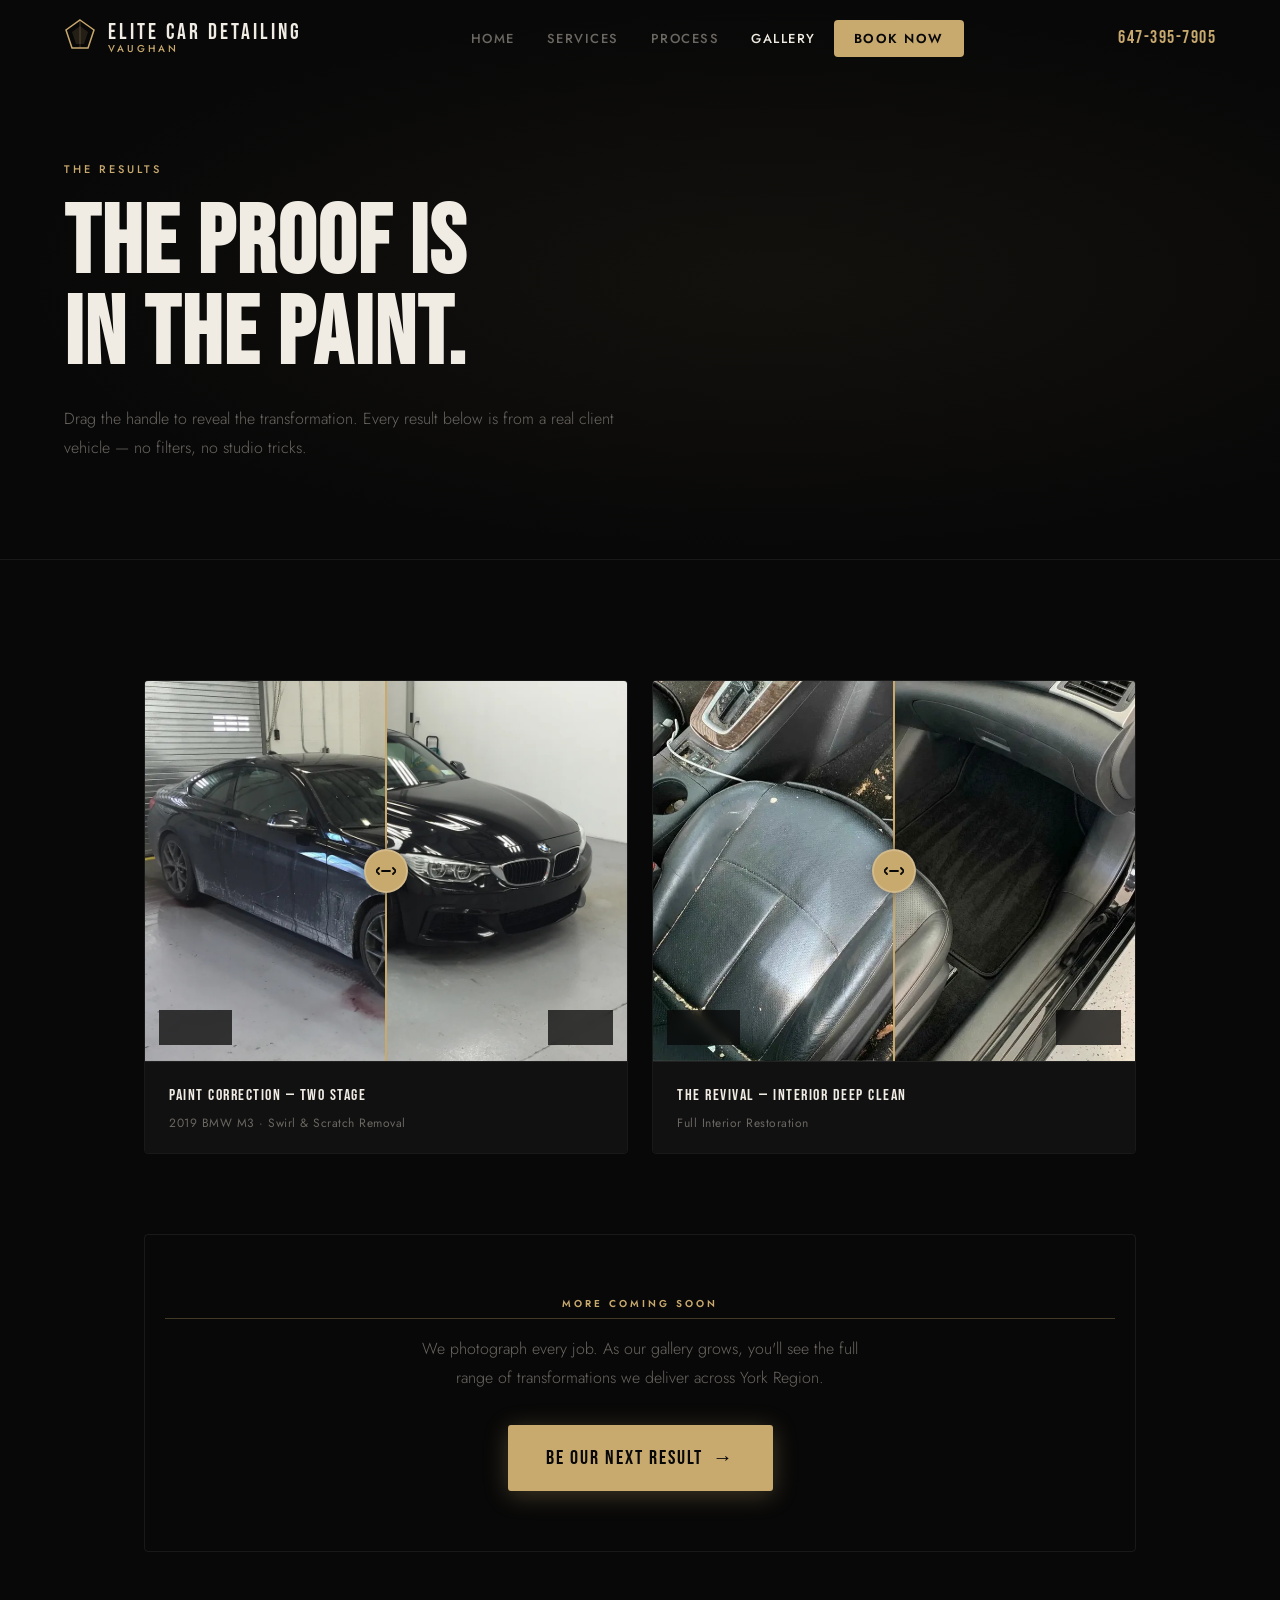
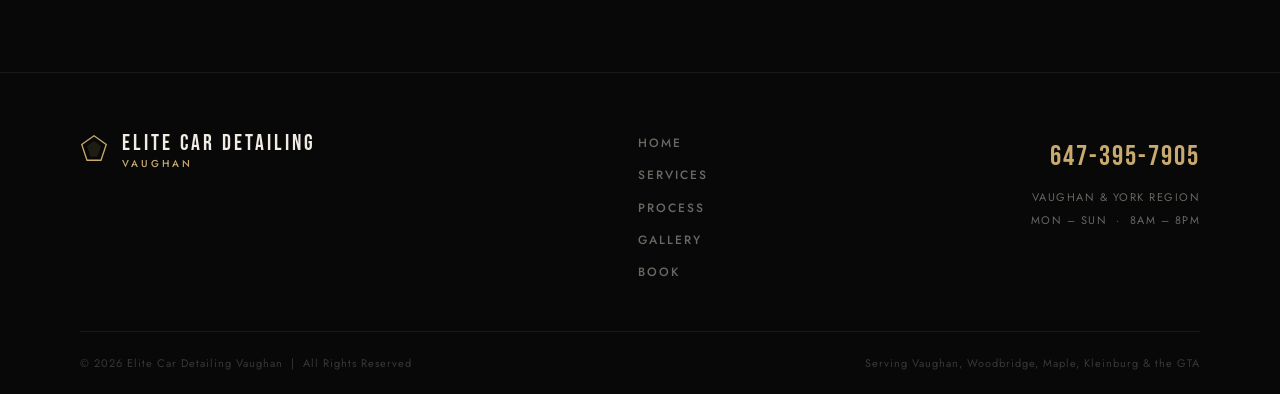
<file: gallery.html>
<!DOCTYPE html>
<html lang="en">
<head>
    <meta charset="UTF-8">
    <meta name="viewport" content="width=device-width, initial-scale=1.0">
    <title>Gallery | Elite Car Detailing Vaughan</title>
    <meta name="description" content="Real before and after results from Elite Car Detailing Vaughan. Paint correction, ceramic coating, and interior detail transformations across York Region.">
    <link rel="icon" href="favicon.png" type="image/png">
    <link rel="stylesheet" href="style.css">
    <link href="https://fonts.googleapis.com/css2?family=Bebas+Neue&family=Jost:ital,wght@0,300;0,400;0,500;0,600;1,300&display=swap" rel="stylesheet">
</head>
<body>

<header id="site-header">
    <nav>
        <a href="index.html" class="logo-link" aria-label="Elite Car Detailing Vaughan — Home">
            <div class="logo-mark" aria-hidden="true">
                <svg width="32" height="32" viewBox="0 0 32 32" fill="none">
                    <polygon points="16,2 30,12 24,30 8,30 2,12" stroke="#c8a96e" stroke-width="1.5" fill="none"/>
                    <polygon points="16,8 24,14 20,26 12,26 8,14" fill="#c8a96e" opacity="0.15"/>
                    <line x1="16" y1="2" x2="16" y2="30" stroke="#c8a96e" stroke-width="0.75" opacity="0.4"/>
                </svg>
            </div>
            <div class="logo-text-block">
                <span class="logo-name">ELITE CAR DETAILING</span>
                <span class="logo-location">VAUGHAN</span>
            </div>
        </a>
        <ul class="nav-links" role="list">
            <li><a href="index.html">Home</a></li>
            <li><a href="services.html">Services</a></li>
            <li><a href="process.html">Process</a></li>
            <li><a href="gallery.html" class="active-link">Gallery</a></li>
            <li><a href="book.html" class="nav-cta">Book Now</a></li>
        </ul>
        <div class="nav-phone"><a href="tel:+16473957905">647-395-7905</a></div>
    </nav>
</header>

<button class="hamburger-fixed" aria-label="Toggle menu" aria-expanded="false">
    <span></span><span></span><span></span>
</button>

<div class="page-banner">
    <div class="page-banner-inner">
        <span class="page-banner-tag">The Results</span>
        <h1 class="page-banner-title">The Proof Is<br>In the Paint.</h1>
        <p class="page-banner-sub">Drag the handle to reveal the transformation. Every result below is from a real client vehicle — no filters, no studio tricks.</p>
    </div>
</div>

<section class="section" id="work">
    <div class="container">
        <div class="ba-grid reveal">

            <div class="ba-card">
                <div class="image-comparison" id="comp1">
                    <img src="after-1.jpg" alt="After: paint correction result" class="img-after">
                    <img src="before-1.jpg" alt="Before: scratched paint" class="img-before">
                    <input type="range" class="comparison-slider" min="0" max="100" value="50" aria-label="Before/after slider">
                    <div class="slider-line">
                        <div class="slider-handle" aria-hidden="true">
                            <svg width="20" height="20" viewBox="0 0 20 20" fill="none">
                                <path d="M6 10h8M3 7l-3 3 3 3M17 7l3 3-3 3" stroke="#080808" stroke-width="1.8" stroke-linecap="round" stroke-linejoin="round"/>
                            </svg>
                        </div>
                    </div>
                    <span class="ba-label ba-label--left">BEFORE</span>
                    <span class="ba-label ba-label--right">AFTER</span>
                </div>
                <div class="ba-info">
                    <span class="ba-service">Paint Correction — Two Stage</span>
                    <span class="ba-vehicle">2019 BMW M3 · Swirl &amp; Scratch Removal</span>
                </div>
            </div>

            <div class="ba-card">
                <div class="image-comparison" id="comp2">
                    <img src="after-2.jpg" alt="After: interior detail" class="img-after">
                    <img src="before-2.jpg" alt="Before: dirty interior" class="img-before">
                    <input type="range" class="comparison-slider" min="0" max="100" value="50" aria-label="Before/after slider">
                    <div class="slider-line">
                        <div class="slider-handle" aria-hidden="true">
                            <svg width="20" height="20" viewBox="0 0 20 20" fill="none">
                                <path d="M6 10h8M3 7l-3 3 3 3M17 7l3 3-3 3" stroke="#080808" stroke-width="1.8" stroke-linecap="round" stroke-linejoin="round"/>
                            </svg>
                        </div>
                    </div>
                    <span class="ba-label ba-label--left">BEFORE</span>
                    <span class="ba-label ba-label--right">AFTER</span>
                </div>
                <div class="ba-info">
                    <span class="ba-service">The Revival — Interior Deep Clean</span>
                    <span class="ba-vehicle">Full Interior Restoration</span>
                </div>
            </div>

        </div>

        <!-- Coming Soon placeholder -->
        <div class="reveal" style="text-align:center; margin-top:80px; padding:60px 20px; border:1px solid var(--border); border-radius:4px;">
            <span class="section-tag" style="display:block; margin-bottom:16px;">More Coming Soon</span>
            <p style="color:var(--text-muted); font-weight:300; line-height:1.8; max-width:440px; margin:0 auto 32px;">We photograph every job. As our gallery grows, you'll see the full range of transformations we deliver across York Region.</p>
            <a href="book.html" class="btn-primary">BE OUR NEXT RESULT &nbsp;→</a>
        </div>
    </div>
</section>

<footer>
    <div class="footer-inner">
        <div class="footer-brand">
            <div class="footer-logo-mark" aria-hidden="true">
                <svg width="28" height="28" viewBox="0 0 32 32" fill="none">
                    <polygon points="16,2 30,12 24,30 8,30 2,12" stroke="#c8a96e" stroke-width="1.5" fill="none"/>
                    <polygon points="16,8 24,14 20,26 12,26 8,14" fill="#c8a96e" opacity="0.12"/>
                </svg>
            </div>
            <div>
                <span class="footer-name">ELITE CAR DETAILING</span>
                <span class="footer-location">VAUGHAN</span>
            </div>
        </div>
        <div class="footer-links">
            <a href="index.html">Home</a>
            <a href="services.html">Services</a>
            <a href="process.html">Process</a>
            <a href="gallery.html">Gallery</a>
            <a href="book.html">Book</a>
        </div>
        <div class="footer-contact-col">
            <a href="tel:+16473957905" class="footer-phone">647-395-7905</a>
            <p>Vaughan &amp; York Region</p>
            <p>Mon – Sun &nbsp;·&nbsp; 8am – 8pm</p>
        </div>
    </div>
    <div class="footer-bottom">
        <p>&copy; 2026 Elite Car Detailing Vaughan &nbsp;|&nbsp; All Rights Reserved</p>
        <p>Serving Vaughan, Woodbridge, Maple, Kleinburg &amp; the GTA</p>
    </div>
</footer>

<script src="main.js"></script>
</body>
</html>
</file>
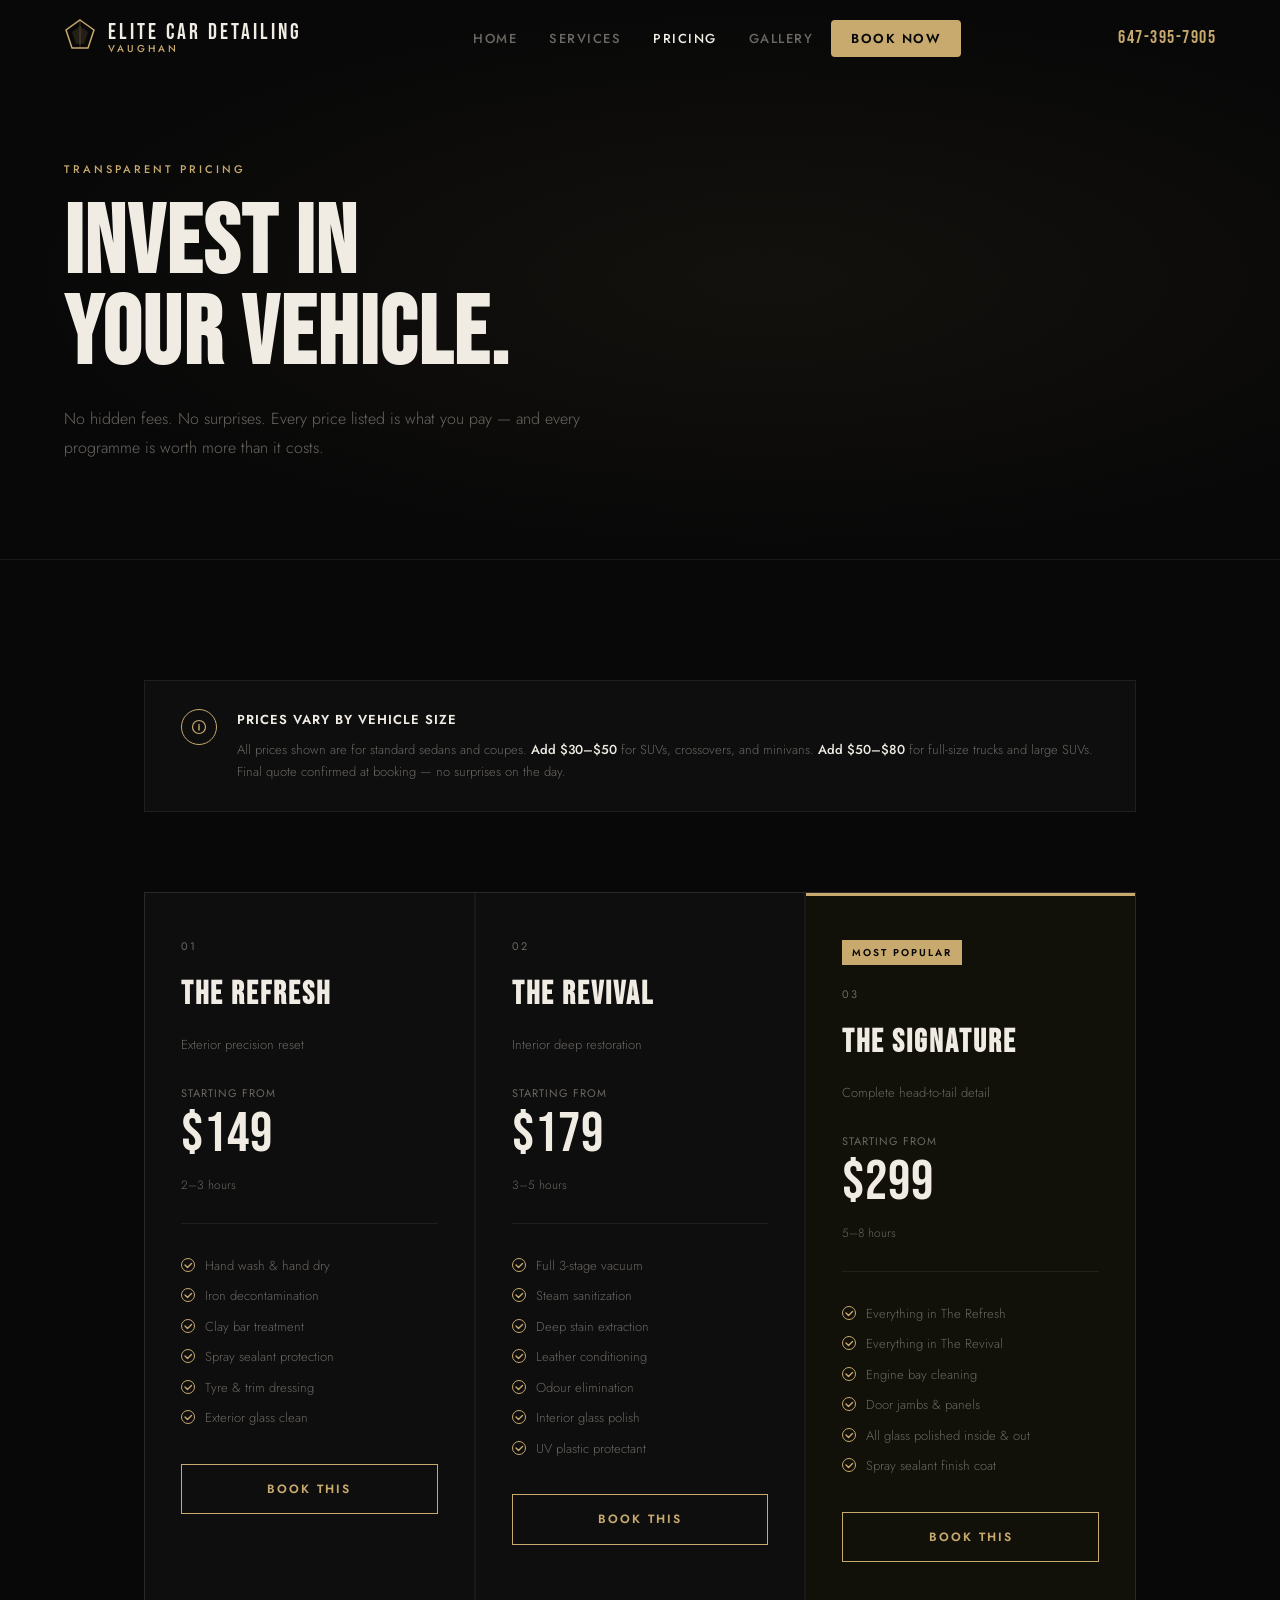
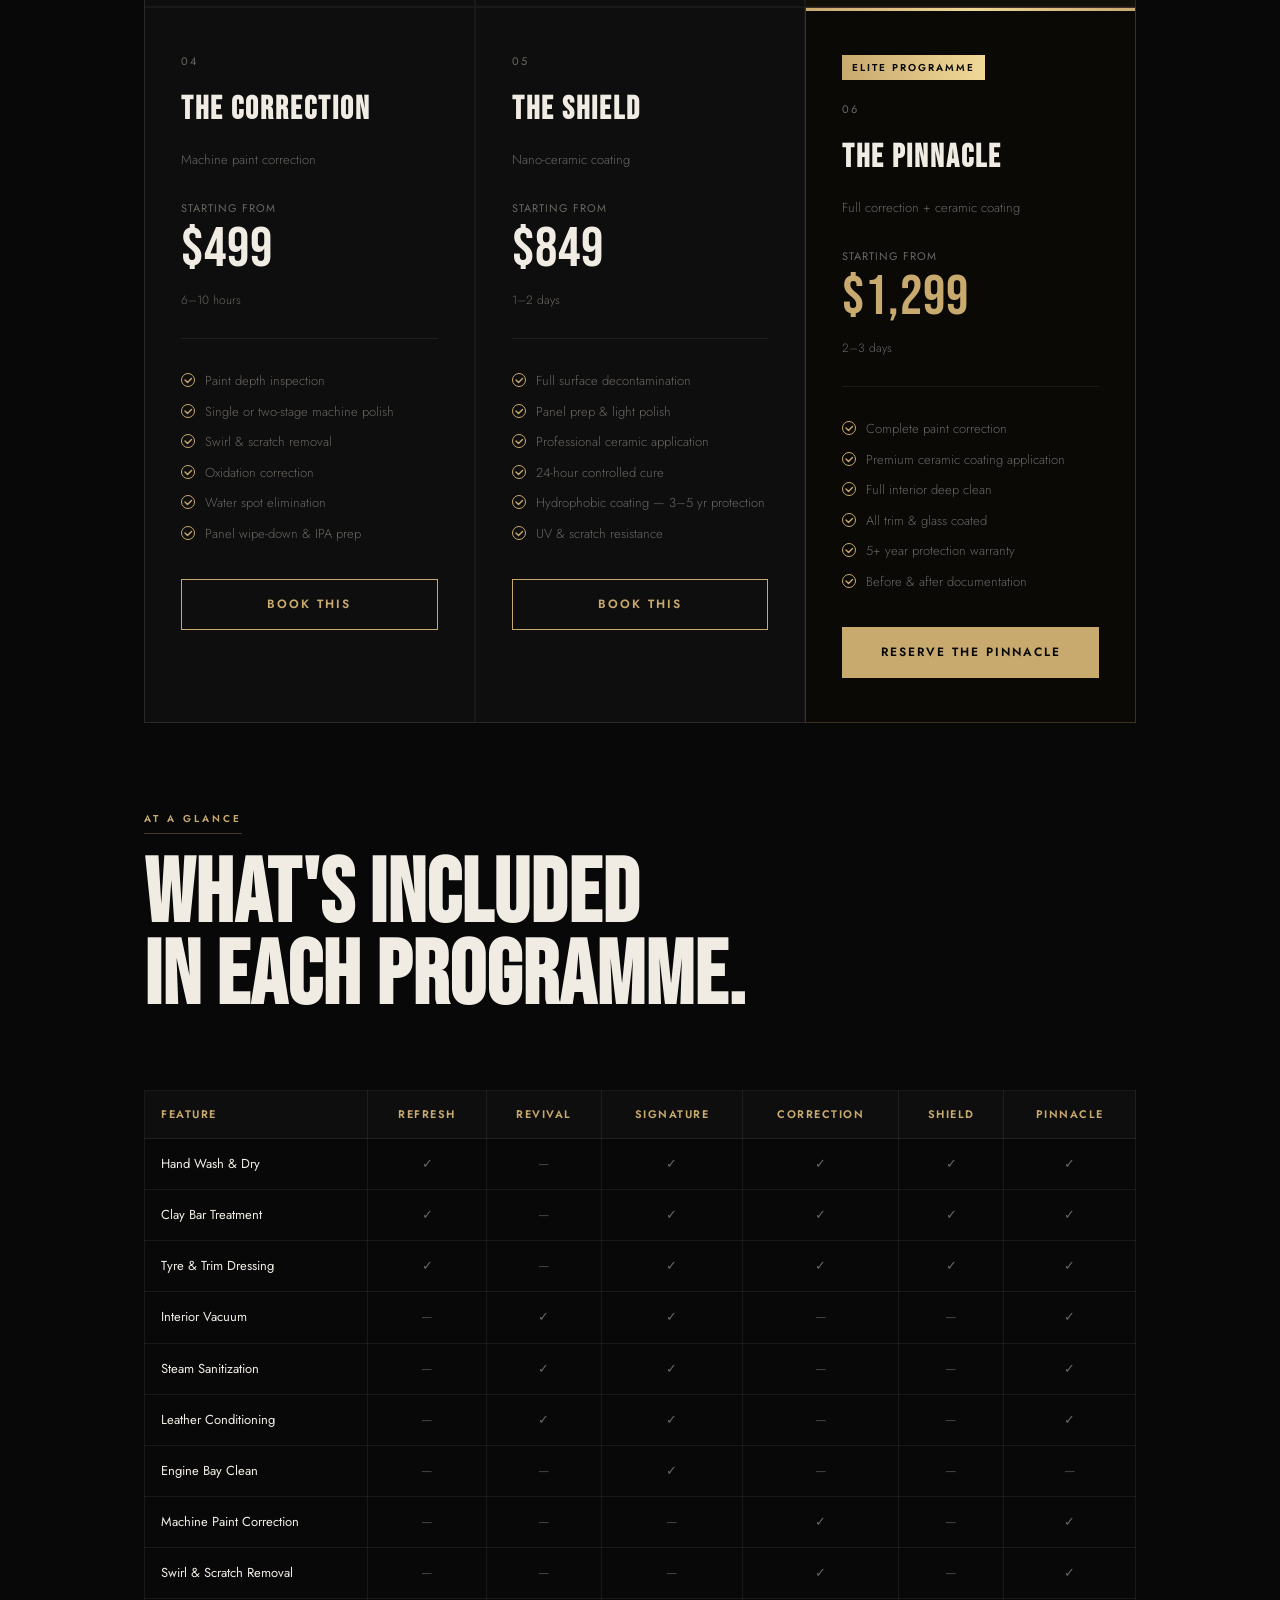
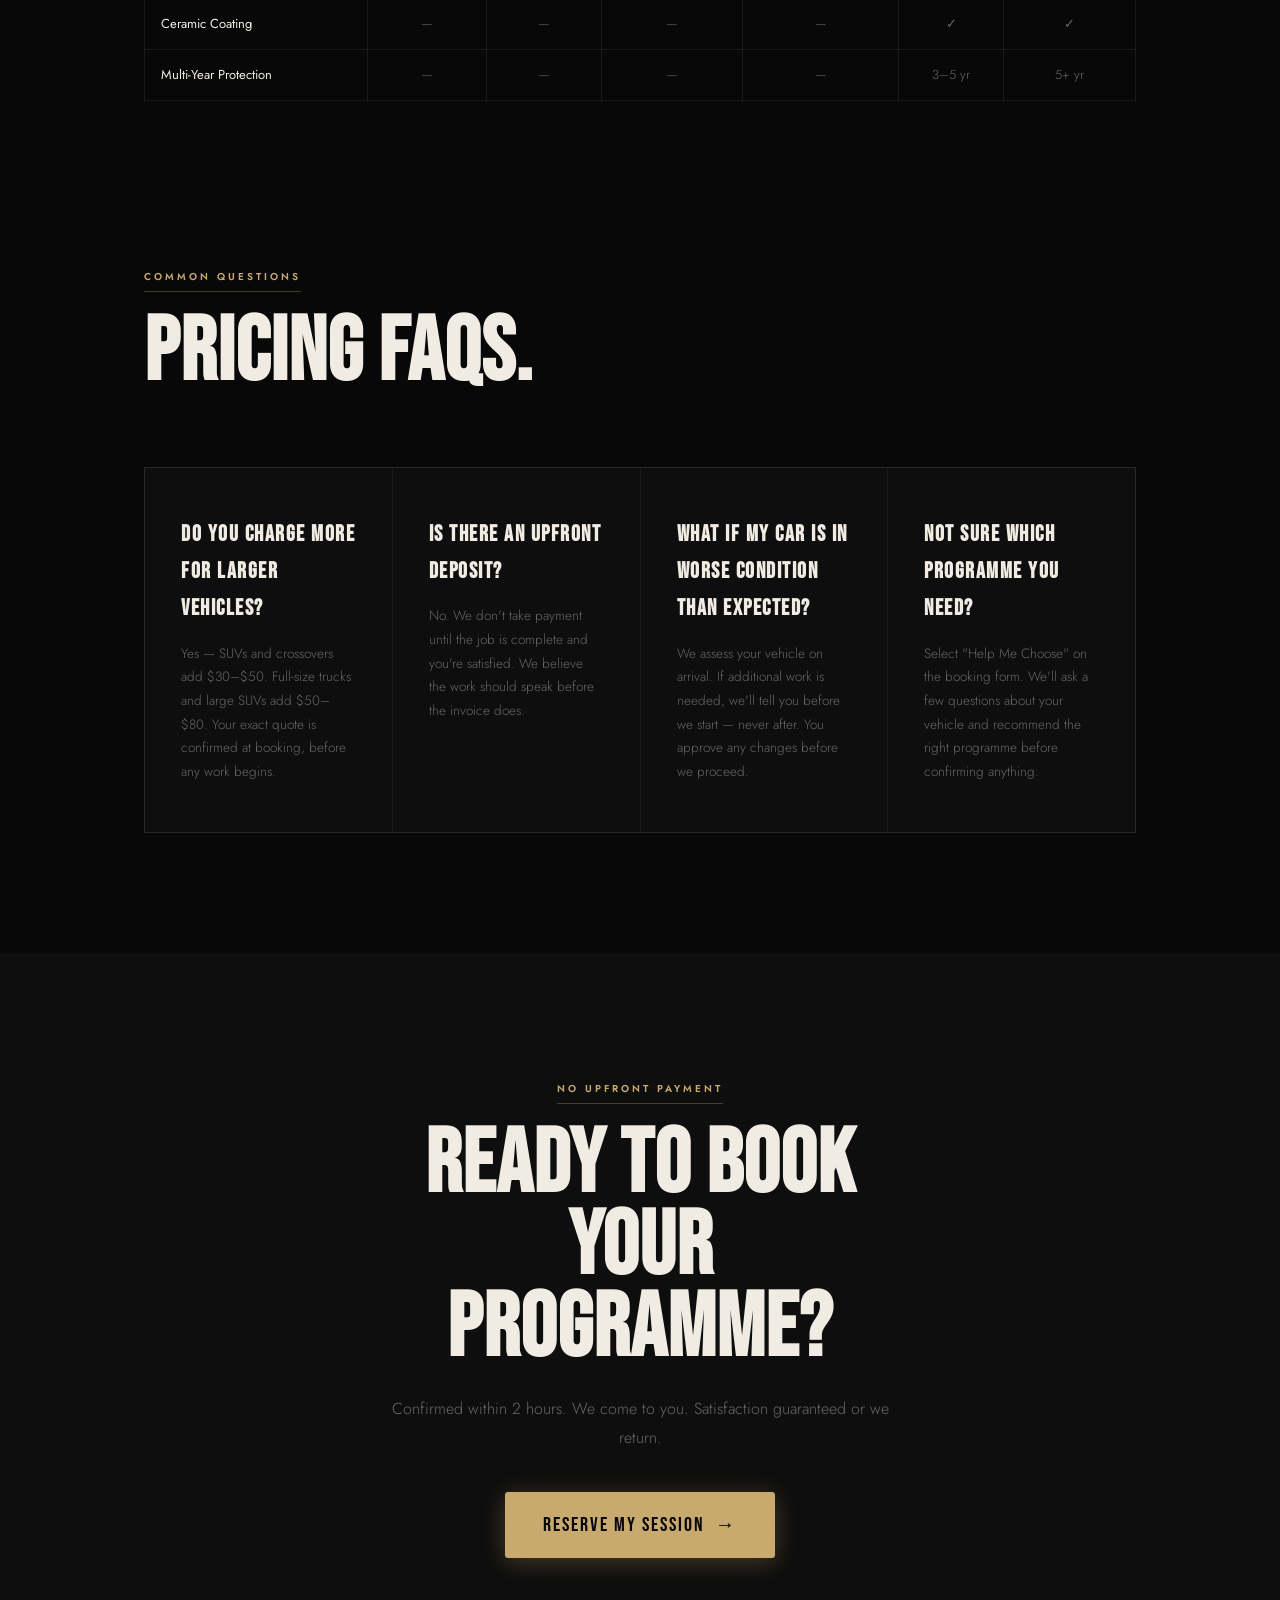
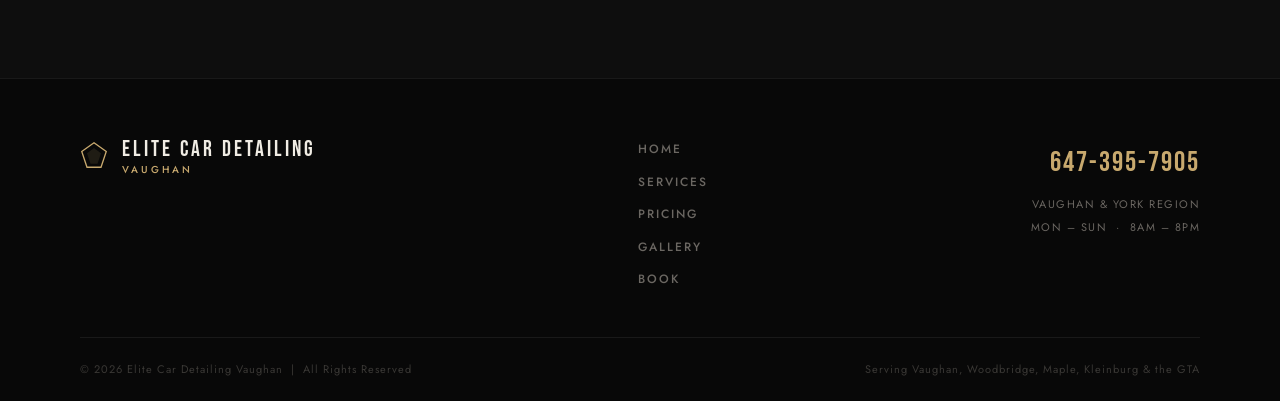
<file: pricing.html>
<!DOCTYPE html>
<html lang="en">
<head>
    <meta charset="UTF-8">
    <meta name="viewport" content="width=device-width, initial-scale=1.0">
    <title>Pricing | Elite Car Detailing Vaughan</title>
    <meta name="description" content="Transparent pricing for every detailing programme. From exterior refresh to full paint correction and ceramic coating. Serving Vaughan and York Region.">
    <link rel="icon" href="favicon.png" type="image/png">
    <link rel="stylesheet" href="style.css">
    <link href="https://fonts.googleapis.com/css2?family=Bebas+Neue&family=Jost:ital,wght@0,300;0,400;0,500;0,600;1,300&display=swap" rel="stylesheet">
    <style>
        /* ── PRICING PAGE SPECIFIC ── */
        .pricing-grid {
            display: grid;
            grid-template-columns: repeat(3, 1fr);
            gap: 2px;
            background: var(--border);
            border: 1px solid var(--border);
            margin-bottom: 80px;
        }
        .price-card {
            background: #0e0e0e;
            padding: 44px 36px;
            position: relative;
            transition: background 0.3s;
        }
        .price-card:hover { background: #131313; }
        .price-card--featured {
            background: #111009;
        }
        .price-card--featured:hover { background: #161208; }
        .price-card--pinnacle {
            background: #0a0906;
            border: 1px solid rgba(200,169,110,0.25);
            margin: -1px;
            z-index: 1;
        }
        .price-featured-bar {
            position: absolute; top: 0; left: 0; right: 0;
            height: 3px; background: var(--gold);
        }
        .price-pinnacle-bar {
            position: absolute; top: 0; left: 0; right: 0;
            height: 3px;
            background: linear-gradient(90deg, #c8a96e, #f0d898, #c8a96e);
        }
        .price-badge {
            display: inline-block;
            font-family: var(--font-body); font-size: 10px; font-weight: 600;
            letter-spacing: 2px; text-transform: uppercase;
            color: #080808; background: var(--gold);
            padding: 4px 10px; margin-bottom: 20px;
        }
        .price-badge--pinnacle {
            background: linear-gradient(90deg, #c8a96e, #f0d898);
        }
        .price-num {
            font-family: var(--font-body); font-size: 11px; font-weight: 400;
            letter-spacing: 2px; text-transform: uppercase;
            color: var(--text-muted); margin-bottom: 12px;
        }
        .price-name {
            font-family: var(--font-display); font-size: 32px;
            letter-spacing: 2px; color: var(--off-white);
            margin: 0 0 8px;
        }
        .price-tagline {
            font-family: var(--font-body); font-size: 13px; font-weight: 300;
            color: var(--text-muted); margin-bottom: 28px; line-height: 1.6;
        }
        .price-amount {
            margin-bottom: 8px;
        }
        .price-from {
            font-family: var(--font-body); font-size: 11px; font-weight: 400;
            letter-spacing: 1px; color: var(--text-muted);
            text-transform: uppercase; display: block; margin-bottom: 4px;
        }
        .price-number {
            font-family: var(--font-display); font-size: 56px;
            letter-spacing: 1px; color: var(--off-white); line-height: 1;
        }
        .price-card--pinnacle .price-number { color: var(--gold); }
        .price-duration {
            font-family: var(--font-body); font-size: 12px; font-weight: 300;
            color: var(--text-muted); margin-bottom: 32px; padding-bottom: 28px;
            border-bottom: 1px solid var(--border);
        }
        .price-includes {
            list-style: none; padding: 0; margin: 0 0 36px;
            display: flex; flex-direction: column; gap: 11px;
        }
        .price-includes li {
            font-family: var(--font-body); font-size: 13px; font-weight: 300;
            color: var(--text-muted); display: flex; align-items: flex-start; gap: 10px;
            line-height: 1.5;
        }
        .price-includes li::before {
            content: '';
            display: block; flex-shrink: 0;
            width: 14px; height: 14px; margin-top: 2px;
            border-radius: 50%; border: 1px solid var(--gold);
            background: url("data:image/svg+xml,%3Csvg width='10' height='10' viewBox='0 0 10 10' fill='none' xmlns='http://www.w3.org/2000/svg'%3E%3Cpath d='M2 5l2.5 2.5 4-4' stroke='%23c8a96e' stroke-width='1.4' stroke-linecap='round' stroke-linejoin='round'/%3E%3C/svg%3E") center/10px no-repeat;
        }
        .price-cta {
            display: block; width: 100%; text-align: center;
            font-family: var(--font-body); font-size: 12px; font-weight: 600;
            letter-spacing: 2px; text-transform: uppercase; text-decoration: none;
            padding: 14px; border: 1px solid var(--gold);
            color: var(--gold); background: transparent;
            transition: background 0.2s, color 0.2s;
        }
        .price-cta:hover { background: var(--gold); color: #080808; }
        .price-card--pinnacle .price-cta {
            background: var(--gold); color: #080808;
        }
        .price-card--pinnacle .price-cta:hover {
            background: var(--gold-light);
        }

        /* Size note */
        .pricing-note {
            background: #0e0e0e; border: 1px solid var(--border);
            padding: 28px 36px; margin-bottom: 80px;
            display: flex; align-items: flex-start; gap: 20px;
        }
        .pricing-note-icon {
            flex-shrink: 0; width: 36px; height: 36px;
            border: 1px solid var(--gold); border-radius: 50%;
            display: flex; align-items: center; justify-content: center;
        }
        .pricing-note-text h4 {
            font-family: var(--font-body); font-size: 13px; font-weight: 600;
            letter-spacing: 1px; text-transform: uppercase;
            color: var(--off-white); margin: 0 0 8px;
        }
        .pricing-note-text p {
            font-family: var(--font-body); font-size: 13px; font-weight: 300;
            color: var(--text-muted); margin: 0; line-height: 1.7;
        }

        /* Comparison table */
        .compare-table {
            width: 100%; border-collapse: collapse;
            margin-bottom: 80px;
        }
        .compare-table th, .compare-table td {
            font-family: var(--font-body); font-size: 13px;
            padding: 14px 16px; text-align: center;
            border: 1px solid var(--border);
        }
        .compare-table th {
            font-size: 11px; font-weight: 600; letter-spacing: 1.5px;
            text-transform: uppercase; color: var(--gold);
            background: #0e0e0e;
        }
        .compare-table td { color: var(--text-muted); font-weight: 300; }
        .compare-table td:first-child {
            text-align: left; color: var(--off-white); font-weight: 400;
        }
        .compare-table tr:hover td { background: rgba(255,255,255,0.02); }
        .check { color: var(--gold); }
        .cross { color: #333; }

        /* Mobile pricing */
        @media (max-width: 900px) {
            .pricing-grid { grid-template-columns: 1fr 1fr; }
        }
        @media (max-width: 600px) {
            .pricing-grid { grid-template-columns: 1fr; }
            .price-card { padding: 32px 24px; }
            .compare-table { font-size: 11px; }
            .compare-table th, .compare-table td { padding: 10px 8px; }
            .pricing-note { flex-direction: column; }
        }
    </style>
</head>
<body>

<header id="site-header">
    <nav>
        <a href="index.html" class="logo-link" aria-label="Elite Car Detailing Vaughan — Home">
            <div class="logo-mark" aria-hidden="true">
                <svg width="32" height="32" viewBox="0 0 32 32" fill="none">
                    <polygon points="16,2 30,12 24,30 8,30 2,12" stroke="#c8a96e" stroke-width="1.5" fill="none"/>
                    <polygon points="16,8 24,14 20,26 12,26 8,14" fill="#c8a96e" opacity="0.15"/>
                    <line x1="16" y1="2" x2="16" y2="30" stroke="#c8a96e" stroke-width="0.75" opacity="0.4"/>
                </svg>
            </div>
            <div class="logo-text-block">
                <span class="logo-name">ELITE CAR DETAILING</span>
                <span class="logo-location">VAUGHAN</span>
            </div>
        </a>
        <ul class="nav-links" role="list">
            <li><a href="index.html">Home</a></li>
            <li><a href="services.html">Services</a></li>
            <li><a href="pricing.html" class="active-link">Pricing</a></li>
            <li><a href="gallery.html">Gallery</a></li>
            <li><a href="book.html" class="nav-cta">Book Now</a></li>
        </ul>
        <div class="nav-phone"><a href="tel:+16473957905">647-395-7905</a></div>
    </nav>
</header>

<button class="hamburger-fixed" aria-label="Toggle menu" aria-expanded="false">
    <span></span><span></span><span></span>
</button>

<div class="page-banner">
    <div class="page-banner-inner">
        <span class="page-banner-tag">Transparent Pricing</span>
        <h1 class="page-banner-title">Invest In<br>Your Vehicle.</h1>
        <p class="page-banner-sub">No hidden fees. No surprises. Every price listed is what you pay — and every programme is worth more than it costs.</p>
    </div>
</div>

<section class="section">
    <div class="container">

        <!-- PRICING NOTE -->
        <div class="pricing-note reveal">
            <div class="pricing-note-icon">
                <svg width="16" height="16" viewBox="0 0 16 16" fill="none">
                    <circle cx="8" cy="8" r="6.5" stroke="#c8a96e" stroke-width="1.2"/>
                    <path d="M8 7v4M8 5.5v.5" stroke="#c8a96e" stroke-width="1.4" stroke-linecap="round"/>
                </svg>
            </div>
            <div class="pricing-note-text">
                <h4>Prices vary by vehicle size</h4>
                <p>All prices shown are for standard sedans and coupes. <strong style="color:var(--off-white); font-weight:500;">Add $30–$50</strong> for SUVs, crossovers, and minivans. <strong style="color:var(--off-white); font-weight:500;">Add $50–$80</strong> for full-size trucks and large SUVs. Final quote confirmed at booking — no surprises on the day.</p>
            </div>
        </div>

        <!-- PRICING CARDS -->
        <div class="pricing-grid reveal">

            <!-- 01 The Refresh -->
            <div class="price-card">
                <div class="price-num">01</div>
                <h3 class="price-name">The Refresh</h3>
                <p class="price-tagline">Exterior precision reset</p>
                <div class="price-amount">
                    <span class="price-from">Starting from</span>
                    <span class="price-number">$149</span>
                </div>
                <p class="price-duration">2–3 hours</p>
                <ul class="price-includes">
                    <li>Hand wash &amp; hand dry</li>
                    <li>Iron decontamination</li>
                    <li>Clay bar treatment</li>
                    <li>Spray sealant protection</li>
                    <li>Tyre &amp; trim dressing</li>
                    <li>Exterior glass clean</li>
                </ul>
                <a href="book.html" class="price-cta">Book This</a>
            </div>

            <!-- 02 The Revival -->
            <div class="price-card">
                <div class="price-num">02</div>
                <h3 class="price-name">The Revival</h3>
                <p class="price-tagline">Interior deep restoration</p>
                <div class="price-amount">
                    <span class="price-from">Starting from</span>
                    <span class="price-number">$179</span>
                </div>
                <p class="price-duration">3–5 hours</p>
                <ul class="price-includes">
                    <li>Full 3-stage vacuum</li>
                    <li>Steam sanitization</li>
                    <li>Deep stain extraction</li>
                    <li>Leather conditioning</li>
                    <li>Odour elimination</li>
                    <li>Interior glass polish</li>
                    <li>UV plastic protectant</li>
                </ul>
                <a href="book.html" class="price-cta">Book This</a>
            </div>

            <!-- 03 The Signature -->
            <div class="price-card price-card--featured">
                <div class="price-featured-bar"></div>
                <span class="price-badge">Most Popular</span>
                <div class="price-num">03</div>
                <h3 class="price-name">The Signature</h3>
                <p class="price-tagline">Complete head-to-tail detail</p>
                <div class="price-amount">
                    <span class="price-from">Starting from</span>
                    <span class="price-number">$299</span>
                </div>
                <p class="price-duration">5–8 hours</p>
                <ul class="price-includes">
                    <li>Everything in The Refresh</li>
                    <li>Everything in The Revival</li>
                    <li>Engine bay cleaning</li>
                    <li>Door jambs &amp; panels</li>
                    <li>All glass polished inside &amp; out</li>
                    <li>Spray sealant finish coat</li>
                </ul>
                <a href="book.html" class="price-cta">Book This</a>
            </div>

            <!-- 04 The Correction -->
            <div class="price-card">
                <div class="price-num">04</div>
                <h3 class="price-name">The Correction</h3>
                <p class="price-tagline">Machine paint correction</p>
                <div class="price-amount">
                    <span class="price-from">Starting from</span>
                    <span class="price-number">$499</span>
                </div>
                <p class="price-duration">6–10 hours</p>
                <ul class="price-includes">
                    <li>Paint depth inspection</li>
                    <li>Single or two-stage machine polish</li>
                    <li>Swirl &amp; scratch removal</li>
                    <li>Oxidation correction</li>
                    <li>Water spot elimination</li>
                    <li>Panel wipe-down &amp; IPA prep</li>
                </ul>
                <a href="book.html" class="price-cta">Book This</a>
            </div>

            <!-- 05 The Shield -->
            <div class="price-card">
                <div class="price-num">05</div>
                <h3 class="price-name">The Shield</h3>
                <p class="price-tagline">Nano-ceramic coating</p>
                <div class="price-amount">
                    <span class="price-from">Starting from</span>
                    <span class="price-number">$849</span>
                </div>
                <p class="price-duration">1–2 days</p>
                <ul class="price-includes">
                    <li>Full surface decontamination</li>
                    <li>Panel prep &amp; light polish</li>
                    <li>Professional ceramic application</li>
                    <li>24-hour controlled cure</li>
                    <li>Hydrophobic coating — 3–5 yr protection</li>
                    <li>UV &amp; scratch resistance</li>
                </ul>
                <a href="book.html" class="price-cta">Book This</a>
            </div>

            <!-- 06 The Pinnacle -->
            <div class="price-card price-card--pinnacle">
                <div class="price-pinnacle-bar"></div>
                <span class="price-badge price-badge--pinnacle">Elite Programme</span>
                <div class="price-num">06</div>
                <h3 class="price-name">The Pinnacle</h3>
                <p class="price-tagline">Full correction + ceramic coating</p>
                <div class="price-amount">
                    <span class="price-from">Starting from</span>
                    <span class="price-number">$1,299</span>
                </div>
                <p class="price-duration">2–3 days</p>
                <ul class="price-includes">
                    <li>Complete paint correction</li>
                    <li>Premium ceramic coating application</li>
                    <li>Full interior deep clean</li>
                    <li>All trim &amp; glass coated</li>
                    <li>5+ year protection warranty</li>
                    <li>Before &amp; after documentation</li>
                </ul>
                <a href="book.html" class="price-cta">Reserve The Pinnacle</a>
            </div>

        </div>

        <!-- COMPARISON TABLE -->
        <div class="section-header reveal">
            <span class="section-tag">At a Glance</span>
            <h2 class="section-title">What's Included<br>in Each Programme.</h2>
        </div>

        <div class="reveal" style="overflow-x:auto; margin-bottom:80px;">
            <table class="compare-table">
                <thead>
                    <tr>
                        <th style="text-align:left;">Feature</th>
                        <th>Refresh</th>
                        <th>Revival</th>
                        <th>Signature</th>
                        <th>Correction</th>
                        <th>Shield</th>
                        <th>Pinnacle</th>
                    </tr>
                </thead>
                <tbody>
                    <tr><td>Hand Wash &amp; Dry</td><td class="check">✓</td><td class="cross">—</td><td class="check">✓</td><td class="check">✓</td><td class="check">✓</td><td class="check">✓</td></tr>
                    <tr><td>Clay Bar Treatment</td><td class="check">✓</td><td class="cross">—</td><td class="check">✓</td><td class="check">✓</td><td class="check">✓</td><td class="check">✓</td></tr>
                    <tr><td>Tyre &amp; Trim Dressing</td><td class="check">✓</td><td class="cross">—</td><td class="check">✓</td><td class="check">✓</td><td class="check">✓</td><td class="check">✓</td></tr>
                    <tr><td>Interior Vacuum</td><td class="cross">—</td><td class="check">✓</td><td class="check">✓</td><td class="cross">—</td><td class="cross">—</td><td class="check">✓</td></tr>
                    <tr><td>Steam Sanitization</td><td class="cross">—</td><td class="check">✓</td><td class="check">✓</td><td class="cross">—</td><td class="cross">—</td><td class="check">✓</td></tr>
                    <tr><td>Leather Conditioning</td><td class="cross">—</td><td class="check">✓</td><td class="check">✓</td><td class="cross">—</td><td class="cross">—</td><td class="check">✓</td></tr>
                    <tr><td>Engine Bay Clean</td><td class="cross">—</td><td class="cross">—</td><td class="check">✓</td><td class="cross">—</td><td class="cross">—</td><td class="cross">—</td></tr>
                    <tr><td>Machine Paint Correction</td><td class="cross">—</td><td class="cross">—</td><td class="cross">—</td><td class="check">✓</td><td class="cross">—</td><td class="check">✓</td></tr>
                    <tr><td>Swirl &amp; Scratch Removal</td><td class="cross">—</td><td class="cross">—</td><td class="cross">—</td><td class="check">✓</td><td class="cross">—</td><td class="check">✓</td></tr>
                    <tr><td>Ceramic Coating</td><td class="cross">—</td><td class="cross">—</td><td class="cross">—</td><td class="cross">—</td><td class="check">✓</td><td class="check">✓</td></tr>
                    <tr><td>Multi-Year Protection</td><td class="cross">—</td><td class="cross">—</td><td class="cross">—</td><td class="cross">—</td><td class="check">3–5 yr</td><td class="check">5+ yr</td></tr>
                </tbody>
            </table>
        </div>

        <!-- FAQ -->
        <div class="section-header reveal">
            <span class="section-tag">Common Questions</span>
            <h2 class="section-title">Pricing FAQs.</h2>
        </div>

        <div class="process-grid reveal" style="margin-bottom:0;">
            <div class="process-step">
                <h3>Do you charge more for larger vehicles?</h3>
                <p>Yes — SUVs and crossovers add $30–$50. Full-size trucks and large SUVs add $50–$80. Your exact quote is confirmed at booking, before any work begins.</p>
            </div>
            <div class="process-step">
                <h3>Is there an upfront deposit?</h3>
                <p>No. We don't take payment until the job is complete and you're satisfied. We believe the work should speak before the invoice does.</p>
            </div>
            <div class="process-step">
                <h3>What if my car is in worse condition than expected?</h3>
                <p>We assess your vehicle on arrival. If additional work is needed, we'll tell you before we start — never after. You approve any changes before we proceed.</p>
            </div>
            <div class="process-step">
                <h3>Not sure which programme you need?</h3>
                <p>Select "Help Me Choose" on the booking form. We'll ask a few questions about your vehicle and recommend the right programme before confirming anything.</p>
            </div>
        </div>

    </div>
</section>

<!-- CTA BAND -->
<section class="section section--dark">
    <div class="container" style="text-align:center; max-width:640px;">
        <span class="section-tag section-tag--light">No Upfront Payment</span>
        <h2 class="section-title section-title--light" style="margin-bottom:24px;">Ready to Book<br>Your Programme?</h2>
        <p style="color:var(--text-muted); font-weight:300; margin-bottom:40px; line-height:1.8;">Confirmed within 2 hours. We come to you. Satisfaction guaranteed or we return.</p>
        <a href="book.html" class="btn-primary">RESERVE MY SESSION &nbsp;→</a>
    </div>
</section>

<footer>
    <div class="footer-inner">
        <div class="footer-brand">
            <div class="footer-logo-mark" aria-hidden="true">
                <svg width="28" height="28" viewBox="0 0 32 32" fill="none">
                    <polygon points="16,2 30,12 24,30 8,30 2,12" stroke="#c8a96e" stroke-width="1.5" fill="none"/>
                    <polygon points="16,8 24,14 20,26 12,26 8,14" fill="#c8a96e" opacity="0.12"/>
                </svg>
            </div>
            <div>
                <span class="footer-name">ELITE CAR DETAILING</span>
                <span class="footer-location">VAUGHAN</span>
            </div>
        </div>
        <div class="footer-links">
            <a href="index.html">Home</a>
            <a href="services.html">Services</a>
            <a href="pricing.html">Pricing</a>
            <a href="gallery.html">Gallery</a>
            <a href="book.html">Book</a>
        </div>
        <div class="footer-contact-col">
            <a href="tel:+16473957905" class="footer-phone">647-395-7905</a>
            <p>Vaughan &amp; York Region</p>
            <p>Mon – Sun &nbsp;·&nbsp; 8am – 8pm</p>
        </div>
    </div>
    <div class="footer-bottom">
        <p>&copy; 2026 Elite Car Detailing Vaughan &nbsp;|&nbsp; All Rights Reserved</p>
        <p>Serving Vaughan, Woodbridge, Maple, Kleinburg &amp; the GTA</p>
    </div>
</footer>

<script src="main.js"></script>
</body>
</html>
</file>
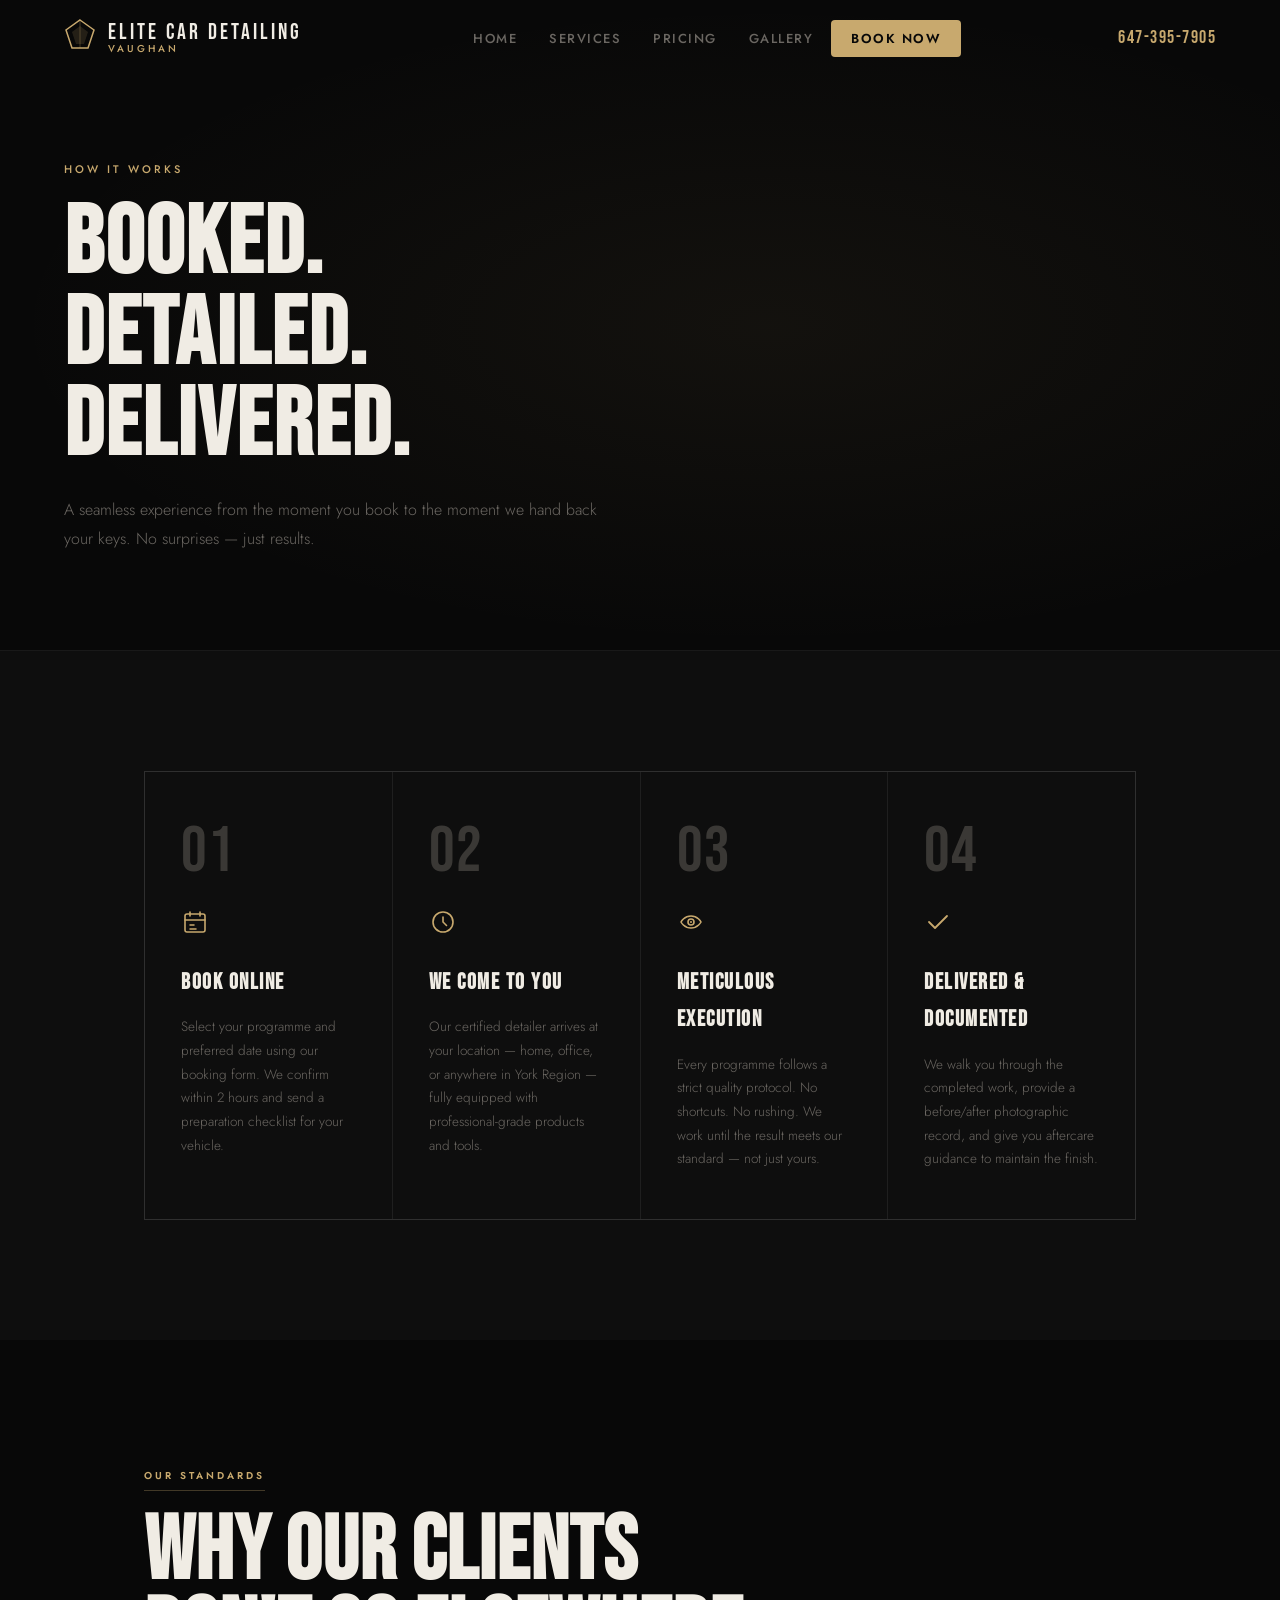
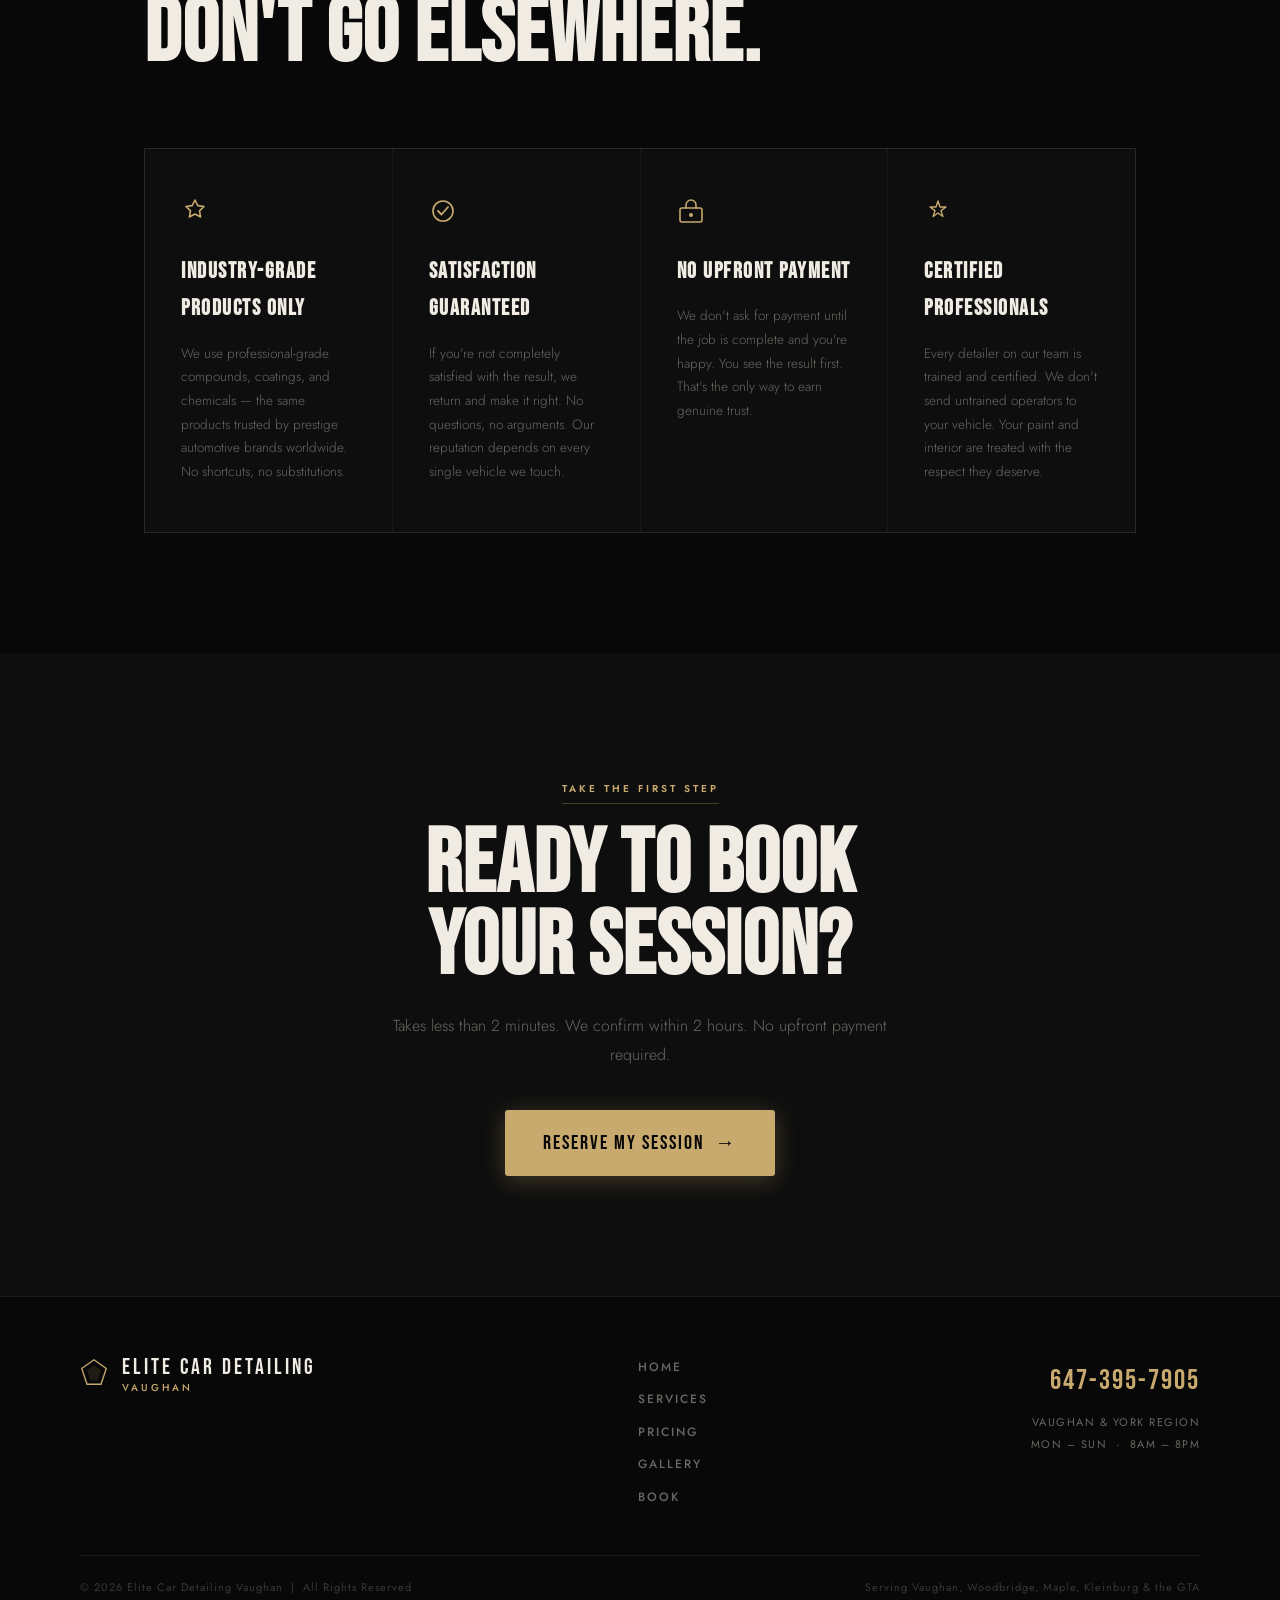
<file: process.html>
<!DOCTYPE html>
<html lang="en">
<head>
    <meta charset="UTF-8">
    <meta name="viewport" content="width=device-width, initial-scale=1.0">
    <title>Our Process | Elite Car Detailing Vaughan</title>
    <meta name="description" content="From booking to delivery — see exactly how Elite Car Detailing Vaughan works. Professional, mobile car detailing in York Region.">
    <link rel="icon" href="favicon.png" type="image/png">
    <link rel="stylesheet" href="style.css">
    <link href="https://fonts.googleapis.com/css2?family=Bebas+Neue&family=Jost:ital,wght@0,300;0,400;0,500;0,600;1,300&display=swap" rel="stylesheet">
</head>
<body>

<header id="site-header">
    <nav>
        <a href="index.html" class="logo-link" aria-label="Elite Car Detailing Vaughan — Home">
            <div class="logo-mark" aria-hidden="true">
                <svg width="32" height="32" viewBox="0 0 32 32" fill="none">
                    <polygon points="16,2 30,12 24,30 8,30 2,12" stroke="#c8a96e" stroke-width="1.5" fill="none"/>
                    <polygon points="16,8 24,14 20,26 12,26 8,14" fill="#c8a96e" opacity="0.15"/>
                    <line x1="16" y1="2" x2="16" y2="30" stroke="#c8a96e" stroke-width="0.75" opacity="0.4"/>
                </svg>
            </div>
            <div class="logo-text-block">
                <span class="logo-name">ELITE CAR DETAILING</span>
                <span class="logo-location">VAUGHAN</span>
            </div>
        </a>
        <ul class="nav-links" role="list">
            <li><a href="index.html">Home</a></li>
            <li><a href="services.html">Services</a></li>
            <li><a href="pricing.html">Pricing</a></li>
            <li><a href="gallery.html">Gallery</a></li>
            <li><a href="book.html" class="nav-cta">Book Now</a></li>
        </ul>
        <div class="nav-phone"><a href="tel:+16473957905">647-395-7905</a></div>
    </nav>
</header>

<button class="hamburger-fixed" aria-label="Toggle menu" aria-expanded="false">
    <span></span><span></span><span></span>
</button>

<div class="page-banner">
    <div class="page-banner-inner">
        <span class="page-banner-tag">How It Works</span>
        <h1 class="page-banner-title">Booked.<br>Detailed.<br>Delivered.</h1>
        <p class="page-banner-sub">A seamless experience from the moment you book to the moment we hand back your keys. No surprises — just results.</p>
    </div>
</div>

<section class="section section--dark">
    <div class="container">
        <div class="process-grid">
            <div class="process-step reveal">
                <div class="process-num" aria-hidden="true">01</div>
                <div class="process-icon" aria-hidden="true">
                    <svg width="28" height="28" viewBox="0 0 28 28" fill="none">
                        <rect x="4" y="6" width="20" height="18" rx="2" stroke="#c8a96e" stroke-width="1.6" fill="none"/>
                        <path d="M9 4v4M19 4v4M4 12h20" stroke="#c8a96e" stroke-width="1.6" stroke-linecap="round"/>
                        <path d="M9 17h4M9 21h6" stroke="#c8a96e" stroke-width="1.5" stroke-linecap="round"/>
                    </svg>
                </div>
                <h3>Book Online</h3>
                <p>Select your programme and preferred date using our booking form. We confirm within 2 hours and send a preparation checklist for your vehicle.</p>
            </div>
            <div class="process-step reveal">
                <div class="process-num" aria-hidden="true">02</div>
                <div class="process-icon" aria-hidden="true">
                    <svg width="28" height="28" viewBox="0 0 28 28" fill="none">
                        <circle cx="14" cy="14" r="10" stroke="#c8a96e" stroke-width="1.6" fill="none"/>
                        <path d="M14 9v5l3.5 3.5" stroke="#c8a96e" stroke-width="1.6" stroke-linecap="round"/>
                    </svg>
                </div>
                <h3>We Come to You</h3>
                <p>Our certified detailer arrives at your location — home, office, or anywhere in York Region — fully equipped with professional-grade products and tools.</p>
            </div>
            <div class="process-step reveal">
                <div class="process-num" aria-hidden="true">03</div>
                <div class="process-icon" aria-hidden="true">
                    <svg width="28" height="28" viewBox="0 0 28 28" fill="none">
                        <path d="M4 14C4 14 7 8 14 8C21 8 24 14 24 14C24 14 21 20 14 20C7 20 4 14 4 14Z" stroke="#c8a96e" stroke-width="1.6" fill="none"/>
                        <circle cx="14" cy="14" r="3" stroke="#c8a96e" stroke-width="1.6" fill="none"/>
                        <circle cx="14" cy="14" r="1" fill="#c8a96e"/>
                    </svg>
                </div>
                <h3>Meticulous Execution</h3>
                <p>Every programme follows a strict quality protocol. No shortcuts. No rushing. We work until the result meets our standard — not just yours.</p>
            </div>
            <div class="process-step reveal">
                <div class="process-num" aria-hidden="true">04</div>
                <div class="process-icon" aria-hidden="true">
                    <svg width="28" height="28" viewBox="0 0 28 28" fill="none">
                        <path d="M5 14l6 6 12-12" stroke="#c8a96e" stroke-width="1.8" stroke-linecap="round" stroke-linejoin="round"/>
                    </svg>
                </div>
                <h3>Delivered &amp; Documented</h3>
                <p>We walk you through the completed work, provide a before/after photographic record, and give you aftercare guidance to maintain the finish.</p>
            </div>
        </div>
    </div>
</section>

<!-- STANDARDS SECTION -->
<section class="section">
    <div class="container">
        <div class="section-header reveal">
            <span class="section-tag">Our Standards</span>
            <h2 class="section-title">Why Our Clients<br>Don't Go Elsewhere.</h2>
        </div>
        <div class="process-grid">
            <div class="process-step reveal">
                <div class="process-icon" aria-hidden="true">
                    <svg width="28" height="28" viewBox="0 0 28 28" fill="none">
                        <path d="M14 3l2.8 5.6 6.2.9-4.5 4.4 1.1 6.1L14 17l-5.6 3 1.1-6.1L5 9.5l6.2-.9L14 3z" stroke="#c8a96e" stroke-width="1.6" fill="none" stroke-linejoin="round"/>
                    </svg>
                </div>
                <h3>Industry-Grade Products Only</h3>
                <p>We use professional-grade compounds, coatings, and chemicals — the same products trusted by prestige automotive brands worldwide. No shortcuts, no substitutions.</p>
            </div>
            <div class="process-step reveal">
                <div class="process-icon" aria-hidden="true">
                    <svg width="28" height="28" viewBox="0 0 28 28" fill="none">
                        <path d="M14 4C8.5 4 4 8.5 4 14s4.5 10 10 10 10-4.5 10-10S19.5 4 14 4z" stroke="#c8a96e" stroke-width="1.6" fill="none"/>
                        <path d="M9 14l3.5 3.5L19 10" stroke="#c8a96e" stroke-width="1.8" stroke-linecap="round" stroke-linejoin="round"/>
                    </svg>
                </div>
                <h3>Satisfaction Guaranteed</h3>
                <p>If you're not completely satisfied with the result, we return and make it right. No questions, no arguments. Our reputation depends on every single vehicle we touch.</p>
            </div>
            <div class="process-step reveal">
                <div class="process-icon" aria-hidden="true">
                    <svg width="28" height="28" viewBox="0 0 28 28" fill="none">
                        <rect x="3" y="11" width="22" height="14" rx="2" stroke="#c8a96e" stroke-width="1.6" fill="none"/>
                        <path d="M9 11V8a5 5 0 0110 0v3" stroke="#c8a96e" stroke-width="1.6" stroke-linecap="round"/>
                        <circle cx="14" cy="18" r="2" fill="#c8a96e"/>
                    </svg>
                </div>
                <h3>No Upfront Payment</h3>
                <p>We don't ask for payment until the job is complete and you're happy. You see the result first. That's the only way to earn genuine trust.</p>
            </div>
            <div class="process-step reveal">
                <div class="process-icon" aria-hidden="true">
                    <svg width="28" height="28" viewBox="0 0 28 28" fill="none">
                        <path d="M14 4l2 6h6l-5 3.6 1.9 5.9L14 16l-4.9 3.5 1.9-5.9L6 10h6L14 4z" stroke="#c8a96e" stroke-width="1.4" fill="none" stroke-linejoin="round"/>
                    </svg>
                </div>
                <h3>Certified Professionals</h3>
                <p>Every detailer on our team is trained and certified. We don't send untrained operators to your vehicle. Your paint and interior are treated with the respect they deserve.</p>
            </div>
        </div>
    </div>
</section>

<!-- CTA BAND -->
<section class="section section--dark">
    <div class="container" style="text-align:center; max-width:640px;">
        <span class="section-tag section-tag--light">Take the First Step</span>
        <h2 class="section-title section-title--light" style="margin-bottom:24px;">Ready to Book<br>Your Session?</h2>
        <p style="color:var(--text-muted); font-weight:300; margin-bottom:40px; line-height:1.8;">Takes less than 2 minutes. We confirm within 2 hours. No upfront payment required.</p>
        <a href="book.html" class="btn-primary">RESERVE MY SESSION &nbsp;→</a>
    </div>
</section>

<footer>
    <div class="footer-inner">
        <div class="footer-brand">
            <div class="footer-logo-mark" aria-hidden="true">
                <svg width="28" height="28" viewBox="0 0 32 32" fill="none">
                    <polygon points="16,2 30,12 24,30 8,30 2,12" stroke="#c8a96e" stroke-width="1.5" fill="none"/>
                    <polygon points="16,8 24,14 20,26 12,26 8,14" fill="#c8a96e" opacity="0.12"/>
                </svg>
            </div>
            <div>
                <span class="footer-name">ELITE CAR DETAILING</span>
                <span class="footer-location">VAUGHAN</span>
            </div>
        </div>
        <div class="footer-links">
            <a href="index.html">Home</a>
            <a href="services.html">Services</a>
            <a href="pricing.html">Pricing</a>
            <a href="gallery.html">Gallery</a>
            <a href="book.html">Book</a>
        </div>
        <div class="footer-contact-col">
            <a href="tel:+16473957905" class="footer-phone">647-395-7905</a>
            <p>Vaughan &amp; York Region</p>
            <p>Mon – Sun &nbsp;·&nbsp; 8am – 8pm</p>
        </div>
    </div>
    <div class="footer-bottom">
        <p>&copy; 2026 Elite Car Detailing Vaughan &nbsp;|&nbsp; All Rights Reserved</p>
        <p>Serving Vaughan, Woodbridge, Maple, Kleinburg &amp; the GTA</p>
    </div>
</footer>

<script src="main.js"></script>
</body>
</html>
</file>
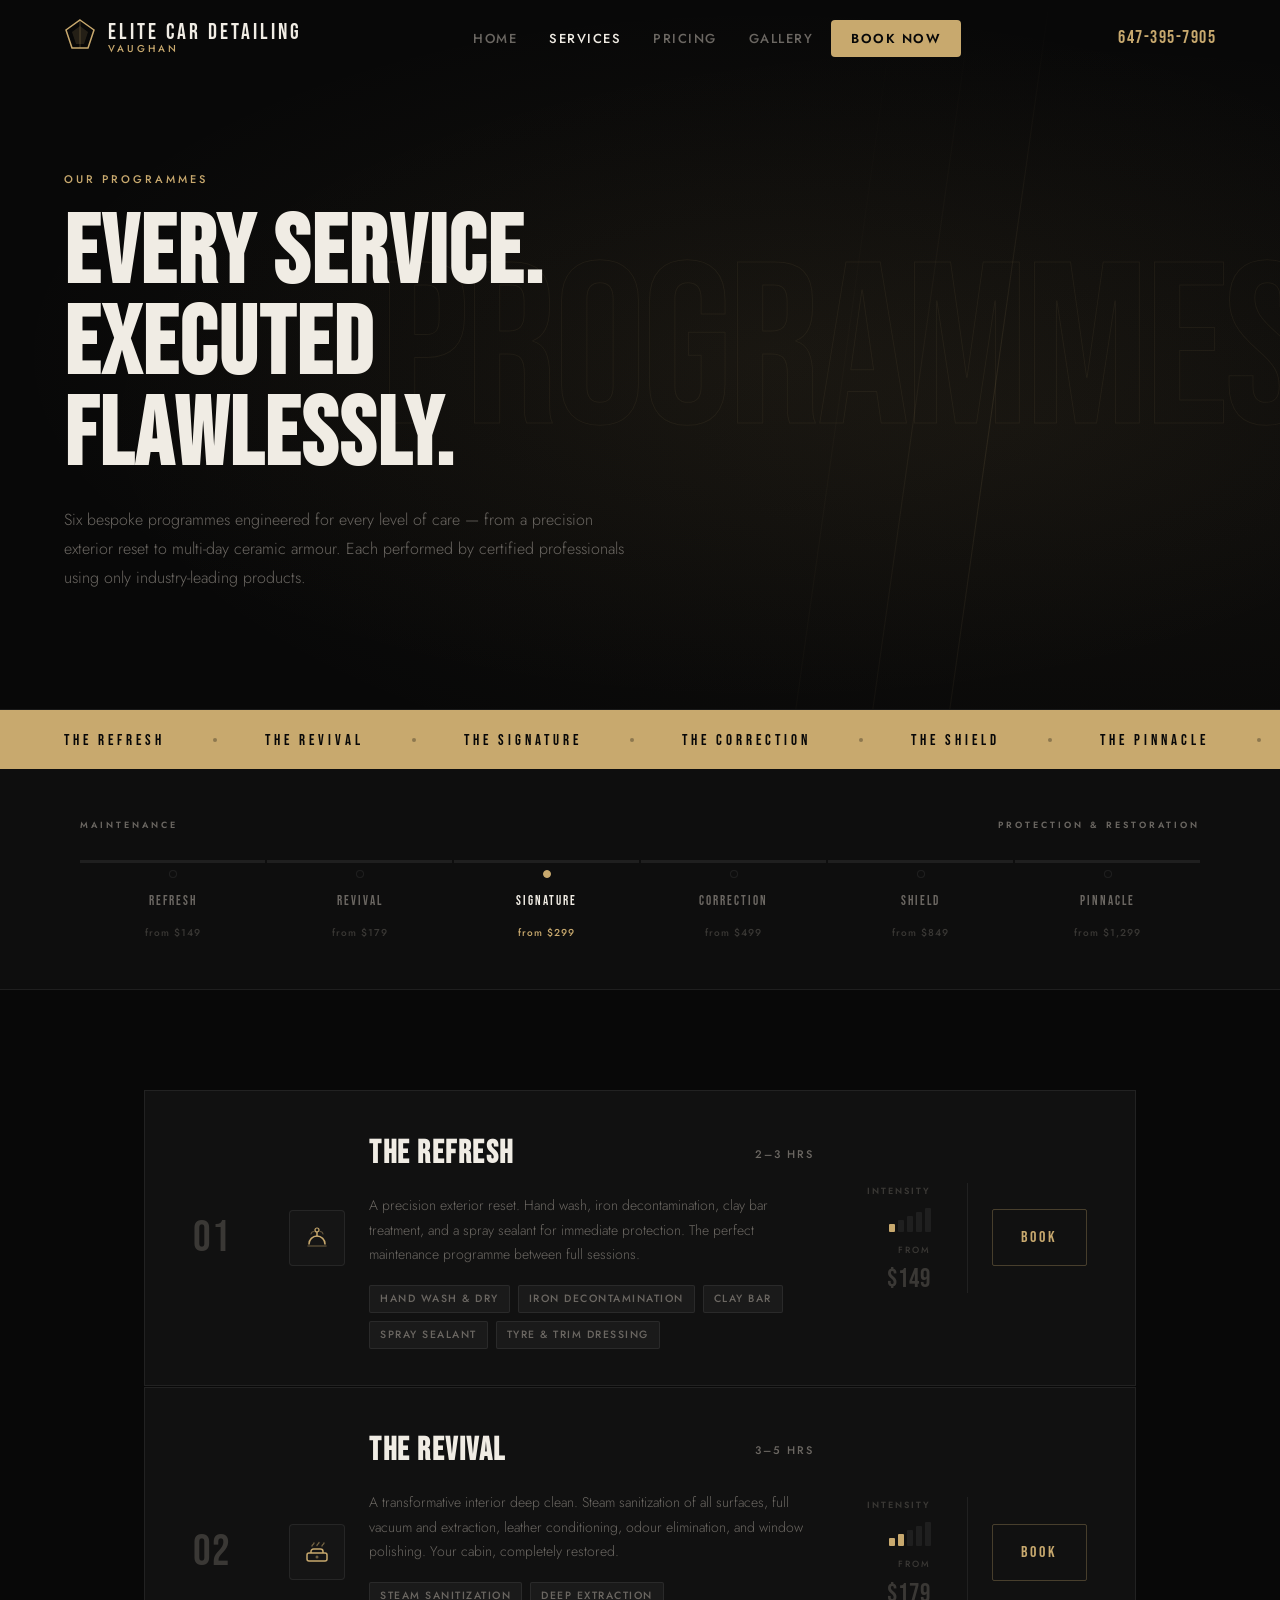
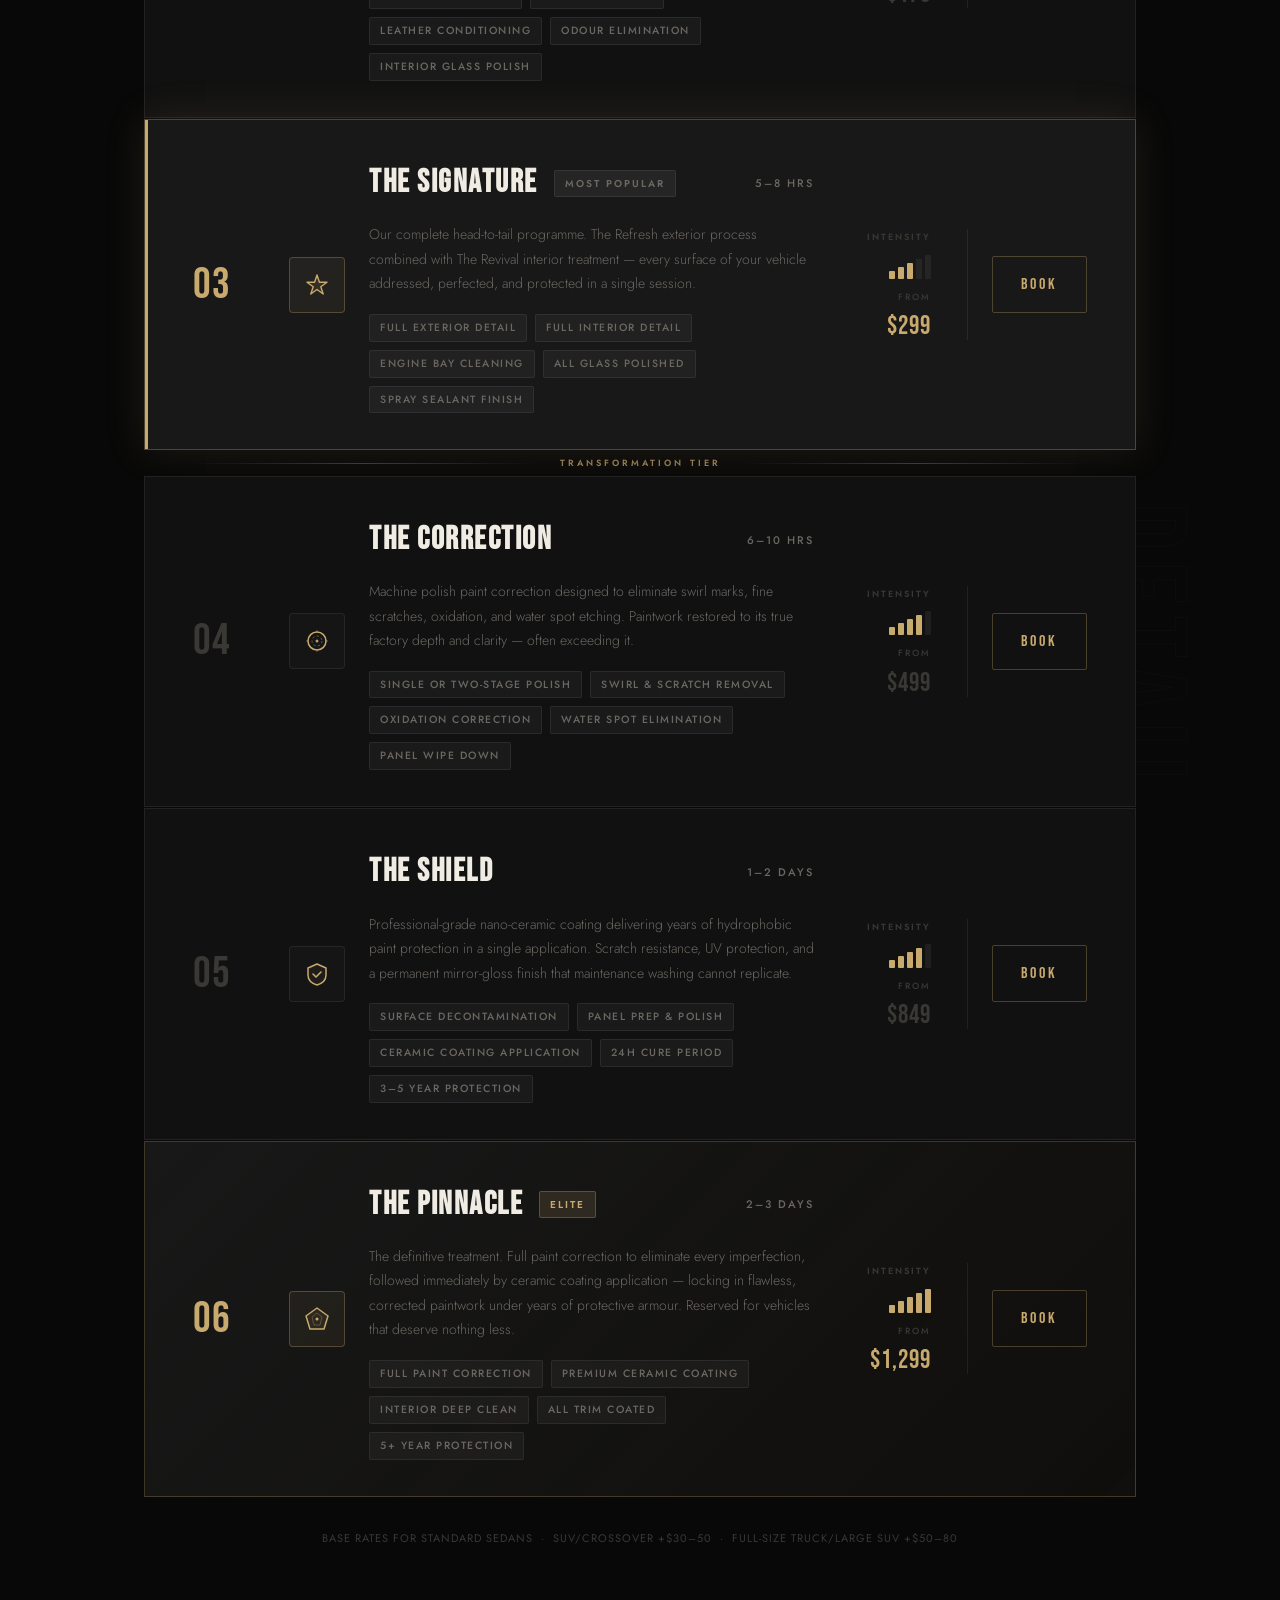
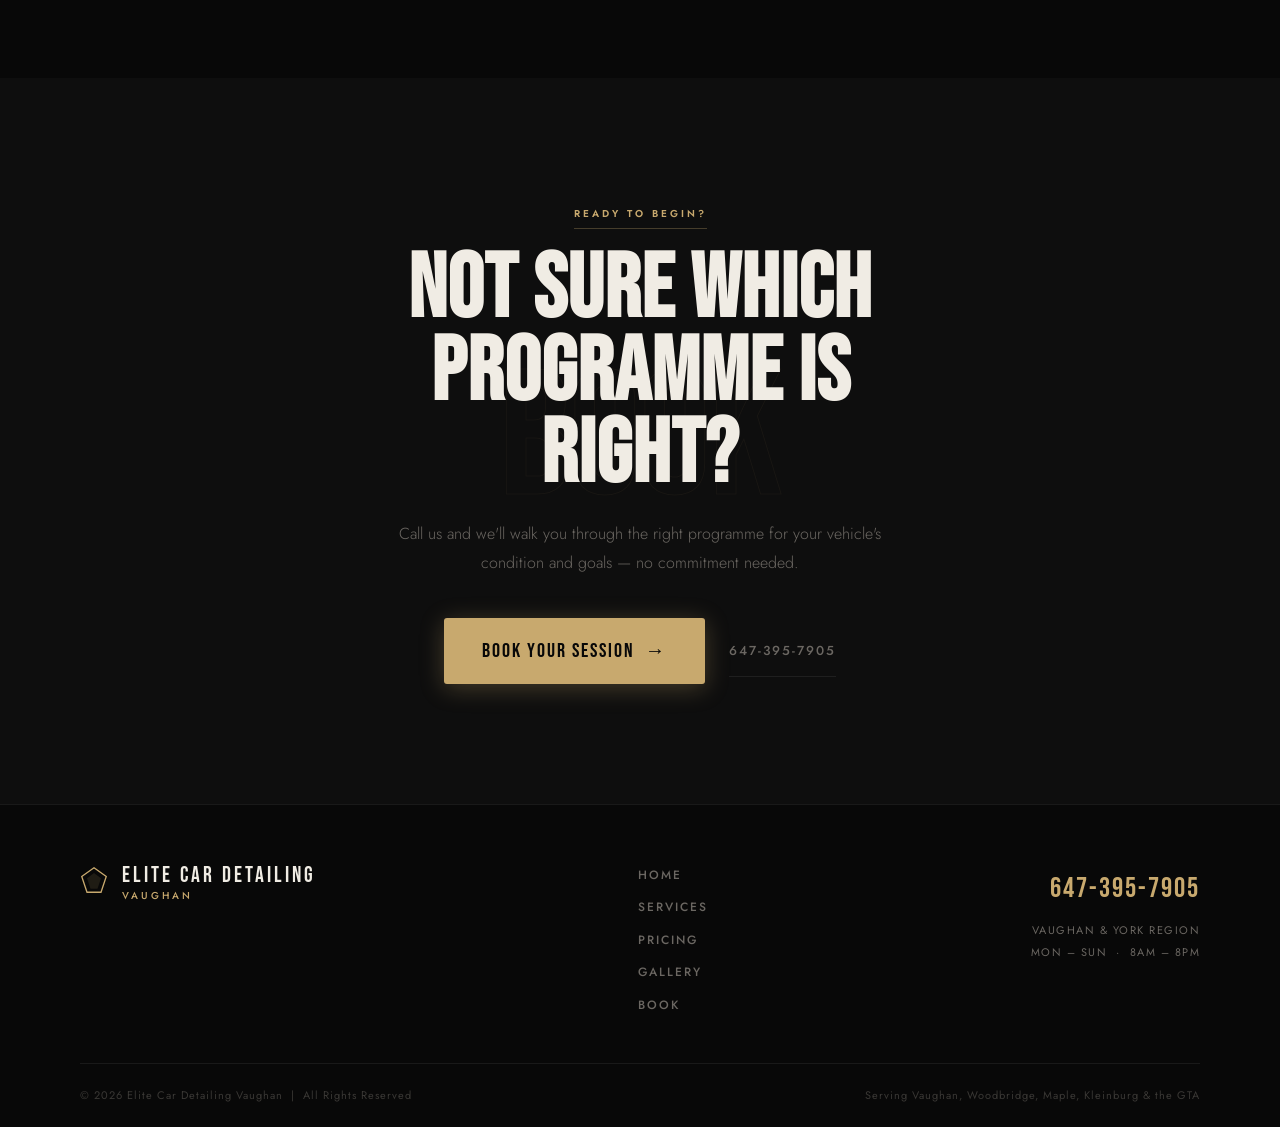
<file: services.html>
<!DOCTYPE html>
<html lang="en">
<head>
    <meta charset="UTF-8">
    <meta name="viewport" content="width=device-width, initial-scale=1.0">
    <title>Services | Elite Car Detailing Vaughan</title>
    <meta name="description" content="Six bespoke detailing programmes — from exterior refresh to full paint correction and ceramic coating. Vaughan's most elite mobile auto detailing studio.">
    <link rel="icon" href="favicon.png" type="image/png">
    <link rel="stylesheet" href="style.css">
    <link href="https://fonts.googleapis.com/css2?family=Bebas+Neue&family=Jost:ital,wght@0,300;0,400;0,500;0,600;1,300&display=swap" rel="stylesheet">

    <style>
    /* ─────────────────────────────────────────────
       SERVICES PAGE — PAGE-SPECIFIC STYLES
    ───────────────────────────────────────────── */

    /* ── Banner ──────────────────────────────── */
    .page-banner { padding: 170px 5% 100px; overflow: hidden; }
    .page-banner::after {
        content: '';
        position: absolute; inset: 0;
        background: radial-gradient(ellipse at 80% 60%, rgba(200,169,110,0.05) 0%, transparent 65%);
        pointer-events: none;
    }
    .banner-ghost {
        position: absolute; right: -2%; top: 50%;
        transform: translateY(-50%);
        font-family: var(--font-display);
        font-size: clamp(120px, 18vw, 240px);
        letter-spacing: -4px;
        color: transparent;
        -webkit-text-stroke: 1px rgba(200,169,110,0.07);
        white-space: nowrap; user-select: none; pointer-events: none;
        line-height: 1; z-index: 0;
    }
    .banner-livery { position: absolute; inset: 0; pointer-events: none; overflow: hidden; }
    .banner-livery-line {
        position: absolute; width: 1px;
        background: linear-gradient(180deg, transparent 0%, rgba(200,169,110,0.12) 40%, rgba(200,169,110,0.06) 70%, transparent 100%);
        height: 100%; transform-origin: top center;
    }
    .bll-1 { right: 18%; transform: rotate(8deg) scaleY(1.4); }
    .bll-2 { right: 24%; transform: rotate(8deg) scaleY(1.6); opacity: 0.6; }
    .bll-3 { right: 30%; transform: rotate(8deg) scaleY(1.8); opacity: 0.3; }
    .page-banner-inner { position: relative; z-index: 1; }

    /* ── Marquee strip ───────────────────────── */
    .manifesto-strip { background: var(--gold); padding: 16px 5%; overflow: hidden; white-space: nowrap; }
    .manifesto-inner { display: inline-flex; align-items: center; gap: 48px; animation: marquee 28s linear infinite; }
    .manifesto-inner span { font-family: var(--font-display); font-size: 15px; letter-spacing: 4px; color: var(--black); text-transform: uppercase; flex-shrink: 0; }
    .manifesto-sep { width: 4px; height: 4px; background: rgba(8,8,8,0.3); border-radius: 50%; flex-shrink: 0; }

    /* ── Programme spectrum ──────────────────── */
    .spectrum-section {
        background: var(--black-2);
        border-bottom: 1px solid var(--border);
        padding: 48px 5%;
    }
    .spectrum-inner { max-width: 1120px; margin: 0 auto; }
    .spectrum-label-row {
        display: flex; justify-content: space-between; align-items: center;
        margin-bottom: 28px;
    }
    .spectrum-label-row span {
        font-size: 9px; font-weight: 600; letter-spacing: 3px;
        text-transform: uppercase; color: var(--text-muted);
    }
    .spectrum-track {
        position: relative;
        display: grid;
        grid-template-columns: repeat(6, 1fr);
        gap: 2px;
    }
    .spectrum-node { display: flex; flex-direction: column; align-items: center; gap: 12px; cursor: default; }
    .spectrum-bar {
        width: 100%; height: 3px;
        background: var(--border);
        border-radius: 0;
        position: relative; overflow: hidden;
    }
    .spectrum-bar-fill {
        position: absolute; inset-y: 0; left: 0;
        background: var(--gold);
    }
    .spectrum-dot {
        width: 8px; height: 8px; border-radius: 50%;
        border: 1.5px solid var(--border);
        background: var(--black-2);
        transition: border-color 0.3s, background 0.3s;
        margin-top: -5.5px;
    }
    .spectrum-node--active .spectrum-dot { border-color: var(--gold); background: var(--gold); }
    .spectrum-node:hover .spectrum-dot { border-color: var(--gold); }
    .spectrum-name {
        font-family: var(--font-display);
        font-size: 13px; letter-spacing: 2px;
        color: var(--text-muted); text-transform: uppercase;
        text-align: center; transition: color 0.3s; white-space: nowrap;
    }
    .spectrum-node--active .spectrum-name { color: var(--off-white); }
    .spectrum-node:hover .spectrum-name { color: var(--gold); }
    .spectrum-price-tag {
        font-size: 10px; font-weight: 500; letter-spacing: 1px;
        color: var(--text-dim); text-align: center; transition: color 0.3s;
    }
    .spectrum-node--active .spectrum-price-tag { color: var(--gold); }

    /* ── Services section ────────────────────── */
    .services-section {
        padding: 100px 0 120px;
        position: relative; overflow: hidden;
    }
    .services-section::before {
        content: 'DETAIL';
        position: absolute; right: -1%; top: 50%;
        transform: translateY(-50%) rotate(90deg) translateX(40%);
        transform-origin: center center;
        font-family: var(--font-display);
        font-size: clamp(60px, 9vw, 120px);
        letter-spacing: 12px;
        color: transparent;
        -webkit-text-stroke: 1px rgba(255,255,255,0.022);
        white-space: nowrap; user-select: none; pointer-events: none; z-index: 0;
    }

    /* ── Service item layout ─────────────────── */
    .service-item {
        display: grid;
        grid-template-columns: 72px 56px 1fr auto auto;
        align-items: center;
        gap: 0 24px;
        padding: 36px 48px;
        background: var(--card);
        border: 1px solid var(--border);
        position: relative; overflow: hidden;
        transition: background 0.35s var(--ease-out), border-color 0.35s, transform 0.35s var(--ease-out);
        cursor: default;
    }
    .service-item::before {
        content: ''; position: absolute; left: 0; top: 0; bottom: 0; width: 0;
        background: var(--gold); transition: width 0.35s var(--ease-out);
    }
    .service-item:hover::before { width: 3px; }
    .service-item:hover { background: var(--card-2); border-color: var(--border-gold); transform: translateX(4px); }
    .service-item--featured { background: var(--card-2); border-color: var(--border-gold); box-shadow: var(--shadow-gold); }
    .service-item--featured::before { width: 3px; }
    .service-item--pinnacle {
        background: linear-gradient(135deg, var(--card-2) 0%, rgba(200,169,110,0.04) 100%);
        border-color: rgba(200,169,110,0.25);
    }

    /* Icon column */
    .service-icon-col {
        display: flex; align-items: center; justify-content: center;
        width: 56px; height: 56px;
        border: 1px solid var(--border);
        border-radius: 4px;
        background: rgba(255,255,255,0.02);
        flex-shrink: 0;
        transition: border-color 0.35s, background 0.35s;
    }
    .service-item:hover .service-icon-col,
    .service-item--featured .service-icon-col,
    .service-item--pinnacle .service-icon-col {
        border-color: var(--border-gold);
        background: rgba(200,169,110,0.07);
    }

    /* Protection/intensity rating */
    .service-rating {
        display: flex; flex-direction: column;
        align-items: flex-end; gap: 10px;
        flex-shrink: 0;
        padding: 0 36px 0 0;
        border-right: 1px solid var(--border);
        min-width: 130px;
        transition: border-color 0.35s;
    }
    .service-item:hover .service-rating { border-color: var(--border-gold); }
    .service-rating-label {
        font-size: 9px; font-weight: 600; letter-spacing: 2px;
        text-transform: uppercase; color: var(--text-dim);
    }
    .rating-bars { display: flex; gap: 3px; align-items: flex-end; }
    .rating-bar {
        width: 6px; border-radius: 1px;
        background: rgba(255,255,255,0.06);
        transition: background 0.35s;
    }
    .rating-bar.lit { background: var(--gold); }
    .service-item:hover .rating-bar.lit { background: var(--gold-light); }
    .service-rating-price {
        font-family: var(--font-display);
        font-size: 26px; letter-spacing: 1px;
        color: var(--text-dim); line-height: 1;
        transition: color 0.35s;
    }
    .service-item:hover .service-rating-price,
    .service-item--featured .service-rating-price,
    .service-item--pinnacle .service-rating-price { color: var(--gold); }
    .service-rating-from {
        font-size: 9px; font-weight: 500; letter-spacing: 2px;
        text-transform: uppercase; color: var(--text-dim);
    }

    /* Num col */
    .service-num {
        font-family: var(--font-display); font-size: 44px;
        color: var(--text-dim); letter-spacing: 1px;
        line-height: 1; user-select: none; transition: color 0.35s;
    }
    .service-item:hover .service-num,
    .service-item--featured .service-num,
    .service-item--pinnacle .service-num { color: var(--gold); }

    /* Tier divider */
    .tier-divider {
        display: grid; grid-template-columns: 1fr auto 1fr;
        align-items: center; gap: 24px; margin: 4px 0; padding: 0 48px;
    }
    .tier-divider-line { height: 1px; background: linear-gradient(90deg, transparent, var(--border-gold), transparent); }
    .tier-divider-label {
        font-family: var(--font-body); font-size: 9px; font-weight: 600;
        letter-spacing: 3px; text-transform: uppercase; color: var(--gold);
        white-space: nowrap; opacity: 0.7;
    }

    /* ── CTA band ────────────────────────────── */
    .cta-band { position: relative; overflow: hidden; }
    .cta-band-ghost {
        position: absolute; left: 50%; top: 50%; transform: translate(-50%, -50%);
        font-family: var(--font-display); font-size: clamp(80px, 14vw, 180px);
        letter-spacing: -2px; color: transparent;
        -webkit-text-stroke: 1px rgba(200,169,110,0.055);
        white-space: nowrap; user-select: none; pointer-events: none; z-index: 0;
    }
    .cta-band-inner { position: relative; z-index: 1; }

    /* ── Mobile ──────────────────────────────── */
    @media (max-width: 960px) {
        .service-item { grid-template-columns: 44px 48px 1fr; gap: 0 16px; padding: 30px 32px; }
        .service-num { font-size: 32px; }
        .service-icon-col { width: 48px; height: 48px; }
        .service-rating { display: none; }
        .service-book { padding: 10px 20px; font-size: 14px; }
    }
    @media (max-width: 680px) {
        .service-item { grid-template-columns: 1fr; padding: 28px 24px; gap: 16px; }
        .service-item-top-row { display: flex; align-items: center; gap: 14px; }
        .service-num { font-size: 28px; }
        .service-icon-col { display: none; }
        .service-book { display: none; }
        .banner-ghost, .services-section::before { display: none; }
        .spectrum-name { font-size: 10px; letter-spacing: 1px; }
        .spectrum-price-tag { display: none; }
    }
    </style>
</head>
<body>

<header id="site-header">
    <nav>
        <a href="index.html" class="logo-link" aria-label="Elite Car Detailing Vaughan — Home">
            <div class="logo-mark" aria-hidden="true">
                <svg width="32" height="32" viewBox="0 0 32 32" fill="none">
                    <polygon points="16,2 30,12 24,30 8,30 2,12" stroke="#c8a96e" stroke-width="1.5" fill="none"/>
                    <polygon points="16,8 24,14 20,26 12,26 8,14" fill="#c8a96e" opacity="0.15"/>
                    <line x1="16" y1="2" x2="16" y2="30" stroke="#c8a96e" stroke-width="0.75" opacity="0.4"/>
                </svg>
            </div>
            <div class="logo-text-block">
                <span class="logo-name">ELITE CAR DETAILING</span>
                <span class="logo-location">VAUGHAN</span>
            </div>
        </a>
        <ul class="nav-links" role="list">
            <li><a href="index.html">Home</a></li>
            <li><a href="services.html" class="active-link">Services</a></li>
            <li><a href="pricing.html">Pricing</a></li>
            <li><a href="gallery.html">Gallery</a></li>
            <li><a href="book.html" class="nav-cta">Book Now</a></li>
        </ul>
        <div class="nav-phone"><a href="tel:+16473957905">647-395-7905</a></div>
    </nav>
</header>

<button class="hamburger-fixed" aria-label="Toggle menu" aria-expanded="false">
    <span></span><span></span><span></span>
</button>

<!-- PAGE BANNER -->
<div class="page-banner">
    <div class="banner-livery" aria-hidden="true">
        <div class="banner-livery-line bll-1"></div>
        <div class="banner-livery-line bll-2"></div>
        <div class="banner-livery-line bll-3"></div>
    </div>
    <div class="banner-ghost" aria-hidden="true">PROGRAMMES</div>
    <div class="page-banner-inner">
        <span class="page-banner-tag">Our Programmes</span>
        <h1 class="page-banner-title">Every Service.<br>Executed<br>Flawlessly.</h1>
        <p class="page-banner-sub">Six bespoke programmes engineered for every level of care — from a precision exterior reset to multi-day ceramic armour. Each performed by certified professionals using only industry-leading products.</p>
    </div>
</div>

<!-- MARQUEE STRIP -->
<div class="manifesto-strip" aria-hidden="true">
    <div class="manifesto-inner">
        <span>The Refresh</span><div class="manifesto-sep"></div>
        <span>The Revival</span><div class="manifesto-sep"></div>
        <span>The Signature</span><div class="manifesto-sep"></div>
        <span>The Correction</span><div class="manifesto-sep"></div>
        <span>The Shield</span><div class="manifesto-sep"></div>
        <span>The Pinnacle</span><div class="manifesto-sep"></div>
        <span>The Refresh</span><div class="manifesto-sep"></div>
        <span>The Revival</span><div class="manifesto-sep"></div>
        <span>The Signature</span><div class="manifesto-sep"></div>
        <span>The Correction</span><div class="manifesto-sep"></div>
        <span>The Shield</span><div class="manifesto-sep"></div>
        <span>The Pinnacle</span><div class="manifesto-sep"></div>
    </div>
</div>

<!-- PROGRAMME SPECTRUM -->
<div class="spectrum-section">
    <div class="spectrum-inner">
        <div class="spectrum-label-row">
            <span>Maintenance</span>
            <span>Protection &amp; Restoration</span>
        </div>
        <div class="spectrum-track">
            <div class="spectrum-node">
                <div class="spectrum-bar"><div class="spectrum-bar-fill" style="width:16%"></div></div>
                <div class="spectrum-dot"></div>
                <span class="spectrum-name">Refresh</span>
                <span class="spectrum-price-tag">from $149</span>
            </div>
            <div class="spectrum-node">
                <div class="spectrum-bar"><div class="spectrum-bar-fill" style="width:32%"></div></div>
                <div class="spectrum-dot"></div>
                <span class="spectrum-name">Revival</span>
                <span class="spectrum-price-tag">from $179</span>
            </div>
            <div class="spectrum-node spectrum-node--active">
                <div class="spectrum-bar"><div class="spectrum-bar-fill" style="width:50%"></div></div>
                <div class="spectrum-dot"></div>
                <span class="spectrum-name">Signature</span>
                <span class="spectrum-price-tag">from $299</span>
            </div>
            <div class="spectrum-node">
                <div class="spectrum-bar"><div class="spectrum-bar-fill" style="width:66%"></div></div>
                <div class="spectrum-dot"></div>
                <span class="spectrum-name">Correction</span>
                <span class="spectrum-price-tag">from $499</span>
            </div>
            <div class="spectrum-node">
                <div class="spectrum-bar"><div class="spectrum-bar-fill" style="width:82%"></div></div>
                <div class="spectrum-dot"></div>
                <span class="spectrum-name">Shield</span>
                <span class="spectrum-price-tag">from $849</span>
            </div>
            <div class="spectrum-node">
                <div class="spectrum-bar"><div class="spectrum-bar-fill" style="width:100%"></div></div>
                <div class="spectrum-dot"></div>
                <span class="spectrum-name">Pinnacle</span>
                <span class="spectrum-price-tag">from $1,299</span>
            </div>
        </div>
    </div>
</div>

<!-- SERVICES LIST -->
<section class="services-section" id="services">
    <div class="container">
        <div class="services-list">

            <!-- 01 THE REFRESH -->
            <div class="service-item reveal" data-num="01">
                <div class="service-num" aria-hidden="true">01</div>
                <div class="service-icon-col" aria-hidden="true">
                    <svg width="26" height="26" viewBox="0 0 26 26" fill="none">
                        <path d="M5 19c0-4.4 3.6-8 8-8s8 3.6 8 8" stroke="#c8a96e" stroke-width="1.5" stroke-linecap="round" fill="none"/>
                        <path d="M13 11V7" stroke="#c8a96e" stroke-width="1.5" stroke-linecap="round"/>
                        <circle cx="13" cy="5" r="2" stroke="#c8a96e" stroke-width="1.2" fill="none"/>
                        <path d="M7 9c.3-1.5 1.5-2.5 3-2.5M19 9c-.3-1.5-1.5-2.5-3-2.5" stroke="#c8a96e" stroke-width="1.1" stroke-linecap="round" opacity="0.45"/>
                        <path d="M4 21h18" stroke="#c8a96e" stroke-width="1.5" stroke-linecap="round" opacity="0.35"/>
                    </svg>
                </div>
                <div class="service-body">
                    <div class="service-top">
                        <h3 class="service-name">The Refresh</h3>
                        <span class="service-duration">2–3 hrs</span>
                    </div>
                    <p class="service-desc">A precision exterior reset. Hand wash, iron decontamination, clay bar treatment, and a spray sealant for immediate protection. The perfect maintenance programme between full sessions.</p>
                    <div class="service-includes">
                        <span>Hand Wash &amp; Dry</span>
                        <span>Iron Decontamination</span>
                        <span>Clay Bar</span>
                        <span>Spray Sealant</span>
                        <span>Tyre &amp; Trim Dressing</span>
                    </div>
                </div>
                <div class="service-rating">
                    <span class="service-rating-label">Intensity</span>
                    <div class="rating-bars">
                        <div class="rating-bar lit" style="height:8px"></div>
                        <div class="rating-bar" style="height:12px"></div>
                        <div class="rating-bar" style="height:16px"></div>
                        <div class="rating-bar" style="height:20px"></div>
                        <div class="rating-bar" style="height:24px"></div>
                    </div>
                    <span class="service-rating-from">From</span>
                    <span class="service-rating-price">$149</span>
                </div>
                <a href="book.html" class="service-book" aria-label="Book The Refresh">BOOK</a>
            </div>

            <!-- 02 THE REVIVAL -->
            <div class="service-item reveal" data-num="02">
                <div class="service-num" aria-hidden="true">02</div>
                <div class="service-icon-col" aria-hidden="true">
                    <svg width="26" height="26" viewBox="0 0 26 26" fill="none">
                        <rect x="3" y="14" width="20" height="8" rx="2" stroke="#c8a96e" stroke-width="1.5" fill="none"/>
                        <path d="M7 14v-1.5A2.5 2.5 0 019.5 10h7a2.5 2.5 0 012.5 2.5V14" stroke="#c8a96e" stroke-width="1.5" fill="none"/>
                        <path d="M8 7c0-1.5 2-1.5 2-3M13 6.5c0-1.5 2-1.5 2-3M18 7c0-1.5 2-1.5 2-3" stroke="#c8a96e" stroke-width="1.3" stroke-linecap="round" opacity="0.55"/>
                        <circle cx="13" cy="18" r="1.5" fill="#c8a96e" opacity="0.5"/>
                    </svg>
                </div>
                <div class="service-body">
                    <div class="service-top">
                        <h3 class="service-name">The Revival</h3>
                        <span class="service-duration">3–5 hrs</span>
                    </div>
                    <p class="service-desc">A transformative interior deep clean. Steam sanitization of all surfaces, full vacuum and extraction, leather conditioning, odour elimination, and window polishing. Your cabin, completely restored.</p>
                    <div class="service-includes">
                        <span>Steam Sanitization</span>
                        <span>Deep Extraction</span>
                        <span>Leather Conditioning</span>
                        <span>Odour Elimination</span>
                        <span>Interior Glass Polish</span>
                    </div>
                </div>
                <div class="service-rating">
                    <span class="service-rating-label">Intensity</span>
                    <div class="rating-bars">
                        <div class="rating-bar lit" style="height:8px"></div>
                        <div class="rating-bar lit" style="height:12px"></div>
                        <div class="rating-bar" style="height:16px"></div>
                        <div class="rating-bar" style="height:20px"></div>
                        <div class="rating-bar" style="height:24px"></div>
                    </div>
                    <span class="service-rating-from">From</span>
                    <span class="service-rating-price">$179</span>
                </div>
                <a href="book.html" class="service-book" aria-label="Book The Revival">BOOK</a>
            </div>

            <!-- 03 THE SIGNATURE (featured) -->
            <div class="service-item reveal service-item--featured" data-num="03">
                <div class="service-num" aria-hidden="true">03</div>
                <div class="service-icon-col" aria-hidden="true">
                    <svg width="26" height="26" viewBox="0 0 26 26" fill="none">
                        <path d="M13 3l2.4 7.2H23l-6.2 4.5 2.4 7.3L13 17.5l-6.2 4.5 2.4-7.3L3 10.2h7.6L13 3z" stroke="#c8a96e" stroke-width="1.4" fill="rgba(200,169,110,0.1)" stroke-linejoin="round"/>
                    </svg>
                </div>
                <div class="service-body">
                    <div class="service-top">
                        <h3 class="service-name">The Signature</h3>
                        <span class="service-badge">Most Popular</span>
                        <span class="service-duration">5–8 hrs</span>
                    </div>
                    <p class="service-desc">Our complete head-to-tail programme. The Refresh exterior process combined with The Revival interior treatment — every surface of your vehicle addressed, perfected, and protected in a single session.</p>
                    <div class="service-includes">
                        <span>Full Exterior Detail</span>
                        <span>Full Interior Detail</span>
                        <span>Engine Bay Cleaning</span>
                        <span>All Glass Polished</span>
                        <span>Spray Sealant Finish</span>
                    </div>
                </div>
                <div class="service-rating">
                    <span class="service-rating-label">Intensity</span>
                    <div class="rating-bars">
                        <div class="rating-bar lit" style="height:8px"></div>
                        <div class="rating-bar lit" style="height:12px"></div>
                        <div class="rating-bar lit" style="height:16px"></div>
                        <div class="rating-bar" style="height:20px"></div>
                        <div class="rating-bar" style="height:24px"></div>
                    </div>
                    <span class="service-rating-from">From</span>
                    <span class="service-rating-price">$299</span>
                </div>
                <a href="book.html" class="service-book" aria-label="Book The Signature">BOOK</a>
            </div>

            <!-- TIER DIVIDER -->
            <div class="tier-divider" aria-hidden="true">
                <div class="tier-divider-line"></div>
                <span class="tier-divider-label">Transformation Tier</span>
                <div class="tier-divider-line"></div>
            </div>

            <!-- 04 THE CORRECTION -->
            <div class="service-item reveal" data-num="04">
                <div class="service-num" aria-hidden="true">04</div>
                <div class="service-icon-col" aria-hidden="true">
                    <svg width="26" height="26" viewBox="0 0 26 26" fill="none">
                        <circle cx="13" cy="13" r="9" stroke="#c8a96e" stroke-width="1.5" fill="none"/>
                        <circle cx="13" cy="13" r="5" stroke="#c8a96e" stroke-width="1" stroke-dasharray="2.5 2" fill="none" opacity="0.45"/>
                        <circle cx="13" cy="13" r="1.5" fill="#c8a96e" opacity="0.9"/>
                        <path d="M13 4V2.5M13 23.5V22M4 13H2.5M23.5 13H22" stroke="#c8a96e" stroke-width="1.3" stroke-linecap="round" opacity="0.35"/>
                    </svg>
                </div>
                <div class="service-body">
                    <div class="service-top">
                        <h3 class="service-name">The Correction</h3>
                        <span class="service-duration">6–10 hrs</span>
                    </div>
                    <p class="service-desc">Machine polish paint correction designed to eliminate swirl marks, fine scratches, oxidation, and water spot etching. Paintwork restored to its true factory depth and clarity — often exceeding it.</p>
                    <div class="service-includes">
                        <span>Single or Two-Stage Polish</span>
                        <span>Swirl &amp; Scratch Removal</span>
                        <span>Oxidation Correction</span>
                        <span>Water Spot Elimination</span>
                        <span>Panel Wipe Down</span>
                    </div>
                </div>
                <div class="service-rating">
                    <span class="service-rating-label">Intensity</span>
                    <div class="rating-bars">
                        <div class="rating-bar lit" style="height:8px"></div>
                        <div class="rating-bar lit" style="height:12px"></div>
                        <div class="rating-bar lit" style="height:16px"></div>
                        <div class="rating-bar lit" style="height:20px"></div>
                        <div class="rating-bar" style="height:24px"></div>
                    </div>
                    <span class="service-rating-from">From</span>
                    <span class="service-rating-price">$499</span>
                </div>
                <a href="book.html" class="service-book" aria-label="Book The Correction">BOOK</a>
            </div>

            <!-- 05 THE SHIELD -->
            <div class="service-item reveal" data-num="05">
                <div class="service-num" aria-hidden="true">05</div>
                <div class="service-icon-col" aria-hidden="true">
                    <svg width="26" height="26" viewBox="0 0 26 26" fill="none">
                        <path d="M13 3L4 7v7c0 5 4 8.5 9 10 5-1.5 9-5 9-10V7L13 3z" stroke="#c8a96e" stroke-width="1.5" fill="rgba(200,169,110,0.06)" stroke-linejoin="round"/>
                        <path d="M9 13l3 3 5-5" stroke="#c8a96e" stroke-width="1.6" stroke-linecap="round" stroke-linejoin="round"/>
                    </svg>
                </div>
                <div class="service-body">
                    <div class="service-top">
                        <h3 class="service-name">The Shield</h3>
                        <span class="service-duration">1–2 days</span>
                    </div>
                    <p class="service-desc">Professional-grade nano-ceramic coating delivering years of hydrophobic paint protection in a single application. Scratch resistance, UV protection, and a permanent mirror-gloss finish that maintenance washing cannot replicate.</p>
                    <div class="service-includes">
                        <span>Surface Decontamination</span>
                        <span>Panel Prep &amp; Polish</span>
                        <span>Ceramic Coating Application</span>
                        <span>24h Cure Period</span>
                        <span>3–5 Year Protection</span>
                    </div>
                </div>
                <div class="service-rating">
                    <span class="service-rating-label">Intensity</span>
                    <div class="rating-bars">
                        <div class="rating-bar lit" style="height:8px"></div>
                        <div class="rating-bar lit" style="height:12px"></div>
                        <div class="rating-bar lit" style="height:16px"></div>
                        <div class="rating-bar lit" style="height:20px"></div>
                        <div class="rating-bar" style="height:24px"></div>
                    </div>
                    <span class="service-rating-from">From</span>
                    <span class="service-rating-price">$849</span>
                </div>
                <a href="book.html" class="service-book" aria-label="Book The Shield">BOOK</a>
            </div>

            <!-- 06 THE PINNACLE (elite) -->
            <div class="service-item reveal service-item--pinnacle" data-num="06">
                <div class="service-num" aria-hidden="true">06</div>
                <div class="service-icon-col" aria-hidden="true">
                    <svg width="26" height="26" viewBox="0 0 26 26" fill="none">
                        <polygon points="13,2 24,10 20,23 6,23 2,10" stroke="#c8a96e" stroke-width="1.5" fill="rgba(200,169,110,0.07)" stroke-linejoin="round"/>
                        <polygon points="13,7 18,11 16,19 10,19 8,11" stroke="#c8a96e" stroke-width="0.8" fill="none" opacity="0.4"/>
                        <circle cx="13" cy="13" r="1.5" fill="#c8a96e"/>
                    </svg>
                </div>
                <div class="service-body">
                    <div class="service-top">
                        <h3 class="service-name">The Pinnacle</h3>
                        <span class="service-badge service-badge--gold">Elite</span>
                        <span class="service-duration">2–3 days</span>
                    </div>
                    <p class="service-desc">The definitive treatment. Full paint correction to eliminate every imperfection, followed immediately by ceramic coating application — locking in flawless, corrected paintwork under years of protective armour. Reserved for vehicles that deserve nothing less.</p>
                    <div class="service-includes">
                        <span>Full Paint Correction</span>
                        <span>Premium Ceramic Coating</span>
                        <span>Interior Deep Clean</span>
                        <span>All Trim Coated</span>
                        <span>5+ Year Protection</span>
                    </div>
                </div>
                <div class="service-rating">
                    <span class="service-rating-label">Intensity</span>
                    <div class="rating-bars">
                        <div class="rating-bar lit" style="height:8px"></div>
                        <div class="rating-bar lit" style="height:12px"></div>
                        <div class="rating-bar lit" style="height:16px"></div>
                        <div class="rating-bar lit" style="height:20px"></div>
                        <div class="rating-bar lit" style="height:24px"></div>
                    </div>
                    <span class="service-rating-from">From</span>
                    <span class="service-rating-price">$1,299</span>
                </div>
                <a href="book.html" class="service-book" aria-label="Book The Pinnacle">BOOK</a>
            </div>

        </div>

        <p style="margin-top:32px; font-size:11px; font-weight:400; letter-spacing:1px; color:var(--text-dim); text-align:center; text-transform:uppercase;">
            Base rates for standard sedans &nbsp;·&nbsp; SUV/crossover +$30–50 &nbsp;·&nbsp; Full-size truck/large SUV +$50–80
        </p>
    </div>
</section>

<!-- CTA BAND -->
<section class="section section--dark cta-band">
    <div class="cta-band-ghost" aria-hidden="true">BOOK</div>
    <div class="container cta-band-inner" style="text-align:center; max-width:620px;">
        <span class="section-tag section-tag--light">Ready to Begin?</span>
        <h2 class="section-title section-title--light" style="margin-bottom:24px;">Not Sure Which<br>Programme Is Right?</h2>
        <p style="color:var(--text-muted); font-weight:300; margin-bottom:40px; line-height:1.8;">Call us and we'll walk you through the right programme for your vehicle's condition and goals — no commitment needed.</p>
        <div style="display:flex; align-items:center; justify-content:center; gap:24px; flex-wrap:wrap;">
            <a href="book.html" class="btn-primary">BOOK YOUR SESSION &nbsp;→</a>
            <a href="tel:+16473957905" class="btn-ghost">647-395-7905</a>
        </div>
    </div>
</section>

<footer>
    <div class="footer-inner">
        <div class="footer-brand">
            <div class="footer-logo-mark" aria-hidden="true">
                <svg width="28" height="28" viewBox="0 0 32 32" fill="none">
                    <polygon points="16,2 30,12 24,30 8,30 2,12" stroke="#c8a96e" stroke-width="1.5" fill="none"/>
                    <polygon points="16,8 24,14 20,26 12,26 8,14" fill="#c8a96e" opacity="0.12"/>
                </svg>
            </div>
            <div>
                <span class="footer-name">ELITE CAR DETAILING</span>
                <span class="footer-location">VAUGHAN</span>
            </div>
        </div>
        <div class="footer-links">
            <a href="index.html">Home</a>
            <a href="services.html">Services</a>
            <a href="pricing.html">Pricing</a>
            <a href="gallery.html">Gallery</a>
            <a href="book.html">Book</a>
        </div>
        <div class="footer-contact-col">
            <a href="tel:+16473957905" class="footer-phone">647-395-7905</a>
            <p>Vaughan &amp; York Region</p>
            <p>Mon – Sun &nbsp;·&nbsp; 8am – 8pm</p>
        </div>
    </div>
    <div class="footer-bottom">
        <p>&copy; 2026 Elite Car Detailing Vaughan &nbsp;|&nbsp; All Rights Reserved</p>
        <p>Serving Vaughan, Woodbridge, Maple, Kleinburg &amp; the GTA</p>
    </div>
</footer>

<script src="main.js"></script>
</body>
</html>
</file>
<file: style.css>
/* ═══════════════════════════════════════════════════════════
   RICHMONDHILL GLOSS & DETAIL — style.css
   Dark Showroom Aesthetic | Bebas Neue + Jost
   ═══════════════════════════════════════════════════════════ */

:root {
    /* ── Palette ──────────────────────────── */
    --black:        #080808;
    --black-2:      #0e0e0e;
    --black-3:      #141414;
    --card:         #111111;
    --card-2:       #181818;
    --border:       rgba(255,255,255,0.07);
    --border-gold:  rgba(200,169,110,0.3);

    --gold:         #c8a96e;
    --gold-light:   #e0c98a;
    --gold-dim:     rgba(200,169,110,0.15);
    --gold-glow:    rgba(200,169,110,0.25);

    --white:        #ffffff;
    --off-white:    #f0ece4;
    --text:         #d8d4cc;
    --text-muted:   #6b6762;
    --text-dim:     #3a3835;

    /* ── Type ─────────────────────────────── */
    --font-display: 'Bebas Neue', sans-serif;
    --font-body:    'Jost', sans-serif;

    /* ── Elevation ────────────────────────── */
    --shadow-sm:    0 2px 12px rgba(0,0,0,0.4);
    --shadow-md:    0 8px 32px rgba(0,0,0,0.5);
    --shadow-lg:    0 20px 60px rgba(0,0,0,0.6);
    --shadow-gold:  0 0 40px rgba(200,169,110,0.12);

    /* ── Motion ───────────────────────────── */
    --ease-out:     cubic-bezier(0.22, 1, 0.36, 1);
    --ease-spring:  cubic-bezier(0.34, 1.56, 0.64, 1);
}

/* ═══════════════════════════════════════════════════════════
   RESET
═══════════════════════════════════════════════════════════ */

*, *::before, *::after { box-sizing: border-box; }

html { scroll-behavior: smooth; }

body, html {
    margin: 0; padding: 0;
    font-family: var(--font-body);
    background: var(--black);
    color: var(--text);
    line-height: 1.7;
    -webkit-font-smoothing: antialiased;
}

/* ═══════════════════════════════════════════════════════════
   SCROLL REVEAL
═══════════════════════════════════════════════════════════ */

.reveal {
    opacity: 0;
    transform: translateY(32px);
    transition: opacity 0.7s var(--ease-out), transform 0.7s var(--ease-out);
}
.reveal.is-visible { opacity: 1; transform: translateY(0); }

/* ═══════════════════════════════════════════════════════════
   HEADER
═══════════════════════════════════════════════════════════ */

header {
    position: fixed; top: 0; left: 0; right: 0;
    z-index: 1000;
    padding: 0 5%;
    background: transparent;
    transition: background 0.4s ease, backdrop-filter 0.4s ease, border-bottom 0.4s ease;
}
header.scrolled {
    background: rgba(8,8,8,0.92);
    backdrop-filter: blur(20px);
    border-bottom: 1px solid var(--border);
}

nav {
    display: flex; justify-content: space-between;
    align-items: center; height: 76px;
    max-width: 1200px; margin: 0 auto;
}

/* Logo */
.logo-link { text-decoration: none; display: flex; align-items: center; gap: 12px; }
.logo-mark { flex-shrink: 0; }
.logo-text-block { display: flex; flex-direction: column; line-height: 1.05; }
.logo-name {
    font-family: var(--font-display); font-size: 22px; letter-spacing: 3px;
    color: var(--off-white); line-height: 1;
}
.logo-location {
    font-family: var(--font-body); font-size: 10px; font-weight: 500;
    color: var(--gold); letter-spacing: 3px; text-transform: uppercase;
}

/* Nav links */
.nav-links {
    list-style: none; display: flex; align-items: center;
    gap: 4px; padding: 0; margin: 0;
}
.nav-links a {
    color: var(--text-muted); text-decoration: none;
    font-family: var(--font-body); font-size: 13px; font-weight: 500;
    letter-spacing: 1.5px; text-transform: uppercase;
    padding: 8px 14px; border-radius: 4px;
    transition: color 0.2s, background 0.2s;
}
.nav-links a:hover, .nav-links a.active-link { color: var(--off-white); }
.nav-links a.nav-cta {
    background: var(--gold); color: var(--black);
    font-weight: 600; padding: 9px 20px; border-radius: 4px;
    transition: background 0.25s, transform 0.25s var(--ease-spring);
}
.nav-links a.nav-cta:hover {
    background: var(--gold-light); transform: translateY(-1px);
}

.nav-phone a {
    font-family: var(--font-display); font-size: 18px; letter-spacing: 1.5px;
    color: var(--gold); text-decoration: none;
    transition: color 0.2s;
}
.nav-phone a:hover { color: var(--gold-light); }

@media (max-width: 900px) { .nav-phone { display: none; } }

/* Hamburger button */
.hamburger {
    display: none;
}
.hamburger-fixed {
    display: none;
    position: fixed; top: 18px; right: 5%;
    flex-direction: column; justify-content: center; align-items: center;
    gap: 5px; width: 44px; height: 44px;
    background: none; border: none; cursor: pointer; padding: 4px;
    z-index: 9997;
}
.hamburger-fixed span {
    display: block; width: 24px; height: 2px;
    background: var(--gold); border-radius: 2px;
    transition: transform 0.3s, opacity 0.3s;
}
.hamburger-fixed.open span:nth-child(1) { transform: translateY(7px) rotate(45deg); }
.hamburger-fixed.open span:nth-child(2) { opacity: 0; }
.hamburger-fixed.open span:nth-child(3) { transform: translateY(-7px) rotate(-45deg); }

@media (max-width: 720px) {
    .hamburger-fixed { display: flex; }
    .nav-links {
        display: none;
        flex-direction: column; align-items: flex-start; justify-content: flex-start;
        position: fixed; top: 0; left: 0; right: 0; bottom: 0;
        background: #080808;
        padding: 110px 40px 40px; gap: 0;
        z-index: 9996; overflow-y: auto;
    }
    .nav-links.open { display: flex; }
    .nav-links li { width: 100%; }
    .nav-links a {
        display: block; font-size: 28px; padding: 18px 0;
        border-bottom: 1px solid rgba(255,255,255,0.08);
        width: 100%; letter-spacing: 2px; color: var(--text-muted);
    }
    .nav-links a.active-link { color: var(--off-white); }
    .nav-links li:last-child a { border-bottom: none; }
    .nav-links a.nav-cta {
        display: block; margin-top: 24px; text-align: center;
        padding: 16px 0; font-size: 16px; border: none;
        background: var(--gold); color: var(--black); border-radius: 4px;
    }
}

/* ═══════════════════════════════════════════════════════════
   HERO
═══════════════════════════════════════════════════════════ */

.hero {
    min-height: 100vh; position: relative;
    display: flex; flex-direction: column;
    align-items: flex-start; justify-content: center;
    overflow: hidden; padding: 120px 8% 100px;
}

/* Background image layer for parallax */
.hero-bg {
    position: absolute; inset: -15%;
    background: url('hero-car.jpg') center/cover no-repeat;
    opacity: 0.18;
    will-change: transform; pointer-events: none;
}

/* Noise grain texture */
.hero-grain {
    position: absolute; inset: 0;
    background-image: url("data:image/svg+xml,%3Csvg viewBox='0 0 256 256' xmlns='http://www.w3.org/2000/svg'%3E%3Cfilter id='noise'%3E%3CfeTurbulence type='fractalNoise' baseFrequency='0.9' numOctaves='4' stitchTiles='stitch'/%3E%3C/filter%3E%3Crect width='100%25' height='100%25' filter='url(%23noise)' opacity='0.04'/%3E%3C/svg%3E");
    opacity: 0.4; pointer-events: none;
}

/* Diagonal motorsport livery lines */
.livery-lines { position: absolute; inset: 0; pointer-events: none; overflow: hidden; }
.livery-line {
    position: absolute;
    width: 1px;
    background: linear-gradient(180deg, transparent 0%, rgba(200,169,110,0.15) 40%, rgba(200,169,110,0.08) 70%, transparent 100%);
    height: 100%;
    transform-origin: top center;
}
.ll-1 { right: 22%; transform: rotate(12deg) scaleY(1.4); }
.ll-2 { right: 28%; transform: rotate(12deg) scaleY(1.6); opacity: 0.6; }
.ll-3 { right: 35%; transform: rotate(12deg) scaleY(1.8); opacity: 0.3; }

/* Bottom gradient fade */
.hero::after {
    content: '';
    position: absolute; bottom: 0; left: 0; right: 0; height: 200px;
    background: linear-gradient(transparent, var(--black));
    pointer-events: none;
}

.hero-content { position: relative; z-index: 2; max-width: 760px; }

.hero-eyebrow {
    display: flex; align-items: center; gap: 10px;
    font-family: var(--font-body); font-size: 11px; font-weight: 500;
    letter-spacing: 3px; text-transform: uppercase;
    color: var(--gold); margin-bottom: 28px;
}
.eyebrow-dot {
    width: 6px; height: 6px; background: var(--gold);
    border-radius: 50%; flex-shrink: 0;
    box-shadow: 0 0 12px var(--gold);
    animation: goldPulse 2.5s ease-in-out infinite;
}

.hero-headline {
    margin: 0 0 30px;
    line-height: 0.88;
}
.hero-headline span {
    display: block;
    font-family: var(--font-display);
    text-transform: uppercase;
    color: var(--off-white);
    letter-spacing: 2px;
}
.hl-top  { font-size: clamp(60px, 8vw, 110px); color: var(--text-muted); font-size: clamp(40px, 5vw, 68px); letter-spacing: 6px; }
.hl-mid  { font-size: clamp(88px, 14vw, 190px); color: var(--off-white); line-height: 0.85; }
.hl-bot  { font-size: clamp(40px, 5vw, 68px); color: var(--gold); letter-spacing: 4px; }

.hero-sub {
    font-size: 16px; font-weight: 300; line-height: 1.75;
    color: var(--text-muted); max-width: 500px;
    margin: 0 0 44px; letter-spacing: 0.3px;
}

/* CTA buttons */
.hero-cta-row { display: flex; align-items: center; gap: 20px; flex-wrap: wrap; }

.btn-primary {
    display: inline-flex; align-items: center; gap: 12px;
    background: var(--gold); color: var(--black);
    font-family: var(--font-display); font-size: 20px; letter-spacing: 2px;
    padding: 16px 38px; border-radius: 3px; text-decoration: none;
    border: none; cursor: pointer;
    transition: background 0.25s, transform 0.25s var(--ease-spring), box-shadow 0.25s;
    box-shadow: 0 4px 24px rgba(200,169,110,0.3);
}
.btn-primary:hover {
    background: var(--gold-light); transform: translateY(-2px);
    box-shadow: 0 8px 36px rgba(200,169,110,0.45);
}
.btn-primary:active { transform: scale(0.97); }

.btn-ghost {
    font-family: var(--font-body); font-size: 13px; font-weight: 500;
    letter-spacing: 2px; text-transform: uppercase;
    color: var(--text-muted); text-decoration: none;
    padding: 14px 0; border-bottom: 1px solid var(--border);
    transition: color 0.25s, border-color 0.25s;
}
.btn-ghost:hover { color: var(--off-white); border-color: var(--gold); }

/* Stat pills */
.hero-stats {
    position: relative; z-index: 2;
    display: flex; align-items: center; gap: 0;
    margin-top: auto; padding-top: 60px;
    border-top: 1px solid var(--border); width: 100%; max-width: 480px;
}
.stat-pill { display: flex; flex-direction: column; gap: 4px; padding: 0 28px 0 0; }
.stat-pill:first-child { padding-left: 0; }
.stat-num {
    font-family: var(--font-display); font-size: 36px; color: var(--gold);
    letter-spacing: 1px; line-height: 1;
}
.stat-label {
    font-size: 10px; font-weight: 500; letter-spacing: 2px;
    text-transform: uppercase; color: var(--text-muted);
}
.stat-divider {
    width: 1px; height: 44px;
    background: var(--border); margin: 0 28px 0 0; flex-shrink: 0;
}

@media (max-width: 680px) {
    .hero { padding: 100px 6% 80px; }
    .hl-top { font-size: 36px; }
    .hl-mid { font-size: 76px; }
    .hl-bot { font-size: 36px; }
    .hero-sub { font-size: 14px; }
    .hero-stats { padding-top: 40px; }
    .stat-num { font-size: 28px; }
}

/* ═══════════════════════════════════════════════════════════
   SCROLLING INTRO STRIP
═══════════════════════════════════════════════════════════ */

.intro-strip {
    background: var(--gold);
    overflow: hidden; white-space: nowrap;
    padding: 14px 0; position: relative; z-index: 2;
}
.intro-strip-inner {
    display: inline-flex; align-items: center; gap: 32px;
    animation: marquee 22s linear infinite;
}
.intro-strip-inner span {
    font-family: var(--font-display); font-size: 16px;
    letter-spacing: 3px; color: var(--black); text-transform: uppercase;
    flex-shrink: 0;
}
.strip-sep { color: var(--black); opacity: 0.4; font-size: 10px; }

@keyframes marquee {
    from { transform: translateX(0); }
    to   { transform: translateX(-50%); }
}

/* ═══════════════════════════════════════════════════════════
   SECTIONS
═══════════════════════════════════════════════════════════ */

.section { padding: 120px 0; position: relative; }
.section--dark { background: var(--black-2); }
.container { max-width: 1120px; margin: 0 auto; padding: 0 5%; }

@media (max-width: 600px) {
    .section { padding: 80px 0; }
    .container { padding: 0 6%; }
}

/* Section header */
.section-header { margin-bottom: 72px; }
.section-header.reveal { margin-bottom: 72px; } /* keep margin even when invisible */

.section-tag {
    display: inline-block; font-family: var(--font-body);
    font-size: 10px; font-weight: 600; letter-spacing: 3px;
    text-transform: uppercase; color: var(--gold);
    border-bottom: 1px solid var(--border-gold); padding-bottom: 6px;
    margin-bottom: 20px;
}
.section-tag--light { color: var(--gold); }

.section-title {
    font-family: var(--font-display);
    font-size: clamp(52px, 7vw, 90px);
    line-height: 0.92; color: var(--off-white);
    margin: 0 0 24px; letter-spacing: 1px;
    text-transform: uppercase;
}
.section-title--light { color: var(--off-white); }
.section-sub {
    font-size: 15px; font-weight: 300; color: var(--text-muted);
    max-width: 560px; line-height: 1.8; margin: 0;
}

/* ═══════════════════════════════════════════════════════════
   SERVICES LIST
═══════════════════════════════════════════════════════════ */

.services-list { display: flex; flex-direction: column; gap: 1px; }

.service-item {
    display: grid;
    grid-template-columns: 80px 1fr auto;
    align-items: center;
    gap: 0 32px;
    padding: 40px 48px;
    background: var(--card);
    border: 1px solid var(--border);
    position: relative; overflow: hidden;
    transition: background 0.35s var(--ease-out), border-color 0.35s, transform 0.35s var(--ease-out);
    cursor: default;
}

/* Gold left accent that slides in on hover */
.service-item::before {
    content: '';
    position: absolute; left: 0; top: 0; bottom: 0; width: 0;
    background: var(--gold);
    transition: width 0.35s var(--ease-out);
}
.service-item:hover::before { width: 3px; }
.service-item:hover {
    background: var(--card-2); border-color: var(--border-gold);
    transform: translateX(4px);
}

.service-item--featured {
    background: var(--card-2);
    border-color: var(--border-gold);
    box-shadow: var(--shadow-gold);
}
.service-item--featured::before { width: 3px; }

.service-item--pinnacle {
    background: linear-gradient(135deg, var(--card-2) 0%, rgba(200,169,110,0.04) 100%);
    border-color: rgba(200,169,110,0.25);
}

.service-num {
    font-family: var(--font-display); font-size: 48px;
    color: var(--text-dim); letter-spacing: 1px;
    line-height: 1; user-select: none;
    transition: color 0.35s;
}
.service-item:hover .service-num,
.service-item--featured .service-num,
.service-item--pinnacle .service-num { color: var(--gold); }

.service-body { flex: 1; }

.service-top {
    display: flex; align-items: center; gap: 16px;
    flex-wrap: wrap; margin-bottom: 12px;
}
.service-name {
    font-family: var(--font-display); font-size: 32px;
    color: var(--off-white); letter-spacing: 1.5px; margin: 0;
    text-transform: uppercase;
}
.service-badge {
    font-family: var(--font-body); font-size: 10px; font-weight: 600;
    letter-spacing: 2px; text-transform: uppercase;
    background: rgba(255,255,255,0.06);
    color: var(--text-muted); border: 1px solid var(--border);
    padding: 4px 10px; border-radius: 2px;
}
.service-badge--gold {
    background: var(--gold-dim); color: var(--gold);
    border-color: var(--border-gold);
}
.service-duration {
    font-size: 11px; font-weight: 500; letter-spacing: 2px;
    text-transform: uppercase; color: var(--text-muted); margin-left: auto;
}

.service-desc {
    font-size: 14px; font-weight: 300; color: var(--text-muted);
    line-height: 1.75; margin: 0 0 18px; max-width: 620px;
}

.service-includes {
    display: flex; flex-wrap: wrap; gap: 8px;
}
.service-includes span {
    font-size: 10.5px; font-weight: 500; letter-spacing: 1.5px;
    text-transform: uppercase; color: var(--text-muted);
    background: rgba(255,255,255,0.04); border: 1px solid var(--border);
    padding: 4px 10px; border-radius: 2px;
    transition: color 0.25s, border-color 0.25s;
}
.service-item:hover .service-includes span {
    color: var(--off-white); border-color: rgba(255,255,255,0.1);
}

.service-book {
    display: inline-flex; align-items: center; justify-content: center;
    font-family: var(--font-display); font-size: 16px; letter-spacing: 3px;
    color: var(--gold); text-decoration: none;
    border: 1px solid var(--border-gold); padding: 14px 28px;
    border-radius: 2px; flex-shrink: 0;
    transition: background 0.25s, color 0.25s, transform 0.25s var(--ease-spring);
}
.service-book:hover {
    background: var(--gold); color: var(--black); transform: scale(1.04);
}

@media (max-width: 900px) {
    .service-item { grid-template-columns: 60px 1fr; padding: 32px 28px; gap: 0 20px; }
    .service-book { grid-column: 1 / -1; margin-top: 20px; width: fit-content; }
    .service-num { font-size: 36px; }
    .service-name { font-size: 26px; }
}
@media (max-width: 560px) {
    .service-item { grid-template-columns: 1fr; padding: 28px 22px; }
    .service-num { margin-bottom: 12px; }
}

/* ═══════════════════════════════════════════════════════════
   PROCESS
═══════════════════════════════════════════════════════════ */

.process-grid {
    display: grid;
    grid-template-columns: repeat(4, 1fr);
    gap: 1px;
    background: var(--border);
    border: 1px solid var(--border);
}
.process-step {
    background: var(--black-2);
    padding: 48px 36px;
    position: relative;
    transition: background 0.3s;
}
.process-step:hover { background: var(--card); }

.process-num {
    font-family: var(--font-display); font-size: 64px; color: var(--text-dim);
    line-height: 1; margin-bottom: 24px; letter-spacing: 1px;
    transition: color 0.3s;
}
.process-step:hover .process-num { color: var(--gold); }

.process-icon { margin-bottom: 20px; }

.process-step h3 {
    font-family: var(--font-display); font-size: 22px; letter-spacing: 1.5px;
    color: var(--off-white); margin: 0 0 14px; text-transform: uppercase;
}
.process-step p {
    font-size: 13.5px; font-weight: 300; color: var(--text-muted);
    line-height: 1.75; margin: 0;
}

@media (max-width: 860px) {
    .process-grid { grid-template-columns: repeat(2, 1fr); }
}
@media (max-width: 500px) {
    .process-grid { grid-template-columns: 1fr; }
    .process-step { padding: 36px 24px; }
}

/* ═══════════════════════════════════════════════════════════
   BEFORE / AFTER
═══════════════════════════════════════════════════════════ */

.ba-grid {
    display: grid;
    grid-template-columns: repeat(2, 1fr);
    gap: 24px;
}

.ba-card {
    border: 1px solid var(--border);
    border-radius: 4px;
    overflow: hidden;
    transition: border-color 0.3s, box-shadow 0.3s;
}
.ba-card:hover { border-color: var(--border-gold); box-shadow: var(--shadow-gold); }

.image-comparison {
    position: relative; width: 100%; height: 380px;
    background: var(--card); overflow: hidden;
}
.img-after, .img-before {
    position: absolute; top: 0; left: 0;
    width: 100%; height: 100%; object-fit: cover;
}
.img-before { clip-path: inset(0 50% 0 0); }

.comparison-slider {
    position: absolute; top: 0; left: 0;
    width: 100%; height: 100%;
    opacity: 0; z-index: 10; cursor: ew-resize;
    margin: 0;
}

.slider-line {
    position: absolute; top: 0; left: 50%;
    width: 2px; height: 100%;
    background: var(--gold); z-index: 5;
    transform: translateX(-50%); pointer-events: none;
}
.slider-handle {
    position: absolute; top: 50%; left: 50%;
    transform: translate(-50%, -50%);
    width: 44px; height: 44px;
    background: var(--gold); border-radius: 50%;
    display: flex; align-items: center; justify-content: center;
    box-shadow: 0 0 20px rgba(0,0,0,0.6);
    border: 2px solid rgba(255,255,255,0.2);
}

.ba-label {
    position: absolute; bottom: 16px;
    font-family: var(--font-display); font-size: 13px; letter-spacing: 3px;
    background: rgba(8,8,8,0.75); color: var(--gold);
    padding: 5px 12px; border: 1px solid var(--border-gold); border-radius: 2px;
    z-index: 5; pointer-events: none; backdrop-filter: blur(4px);
}
.ba-label--left  { left: 14px; }
.ba-label--right { right: 14px; }

.ba-info {
    display: flex; flex-direction: column; gap: 4px;
    padding: 20px 24px;
    background: var(--card); border-top: 1px solid var(--border);
}
.ba-service {
    font-family: var(--font-display); font-size: 16px; letter-spacing: 1.5px;
    color: var(--off-white); text-transform: uppercase;
}
.ba-vehicle {
    font-size: 12px; font-weight: 400; color: var(--text-muted); letter-spacing: 0.5px;
}

@media (max-width: 760px) {
    .ba-grid { grid-template-columns: 1fr; }
    .image-comparison { height: 280px; }
}

/* ═══════════════════════════════════════════════════════════
   REVIEWS
═══════════════════════════════════════════════════════════ */

.reviews-grid {
    display: grid;
    grid-template-columns: repeat(3, 1fr);
    gap: 1px; background: var(--border);
    border: 1px solid var(--border);
}

.review-card {
    background: var(--black-2); padding: 44px 36px;
    transition: background 0.3s;
}
.review-card:hover { background: var(--card); }

.review-stars { color: var(--gold); font-size: 16px; letter-spacing: 3px; margin-bottom: 20px; }

.review-text {
    font-size: 14.5px; font-weight: 300; color: var(--text);
    line-height: 1.8; font-style: italic; margin: 0 0 28px;
}

.review-footer {
    display: flex; align-items: center; justify-content: space-between;
    border-top: 1px solid var(--border); padding-top: 20px;
}
.review-name {
    font-size: 11px; font-weight: 600; letter-spacing: 2px;
    text-transform: uppercase; color: var(--gold);
}
.g-logo { opacity: 0.6; }

@media (max-width: 860px) {
    .reviews-grid { grid-template-columns: 1fr; background: none; border: none; gap: 1px; }
    .review-card { border: 1px solid var(--border); border-radius: 3px; }
}
@media (max-width: 560px) {
    .review-card { padding: 32px 24px; }
}

/* ═══════════════════════════════════════════════════════════
   BOOKING SECTION
═══════════════════════════════════════════════════════════ */

.book-section { background: var(--black-3); }

.book-layout {
    display: grid;
    grid-template-columns: 1fr 1.1fr;
    gap: 80px; align-items: start;
}

.book-title {
    font-family: var(--font-display);
    font-size: clamp(48px, 6vw, 80px);
    line-height: 0.9; color: var(--off-white);
    margin: 16px 0 20px; text-transform: uppercase; letter-spacing: 1px;
}
.book-sub {
    font-size: 14px; font-weight: 300; color: var(--text-muted);
    line-height: 1.8; margin: 0 0 36px;
}
.book-contact { margin-bottom: 36px; }
.contact-line {
    display: flex; align-items: center; gap: 12px;
    font-family: var(--font-display); font-size: 30px; letter-spacing: 2px;
    color: var(--gold); text-decoration: none;
    transition: color 0.2s;
    margin-bottom: 6px;
}
.contact-line:hover { color: var(--gold-light); }
.contact-note {
    font-size: 11px; font-weight: 500; letter-spacing: 2px;
    text-transform: uppercase; color: var(--text-muted); margin: 0;
}

.book-guarantees { display: flex; flex-direction: column; gap: 14px; }
.guarantee-item {
    display: flex; align-items: center; gap: 12px;
    font-size: 13px; font-weight: 400; color: var(--text-muted); letter-spacing: 0.3px;
}

/* Form */
.book-form-wrap {
    background: var(--card); border: 1px solid var(--border);
    border-radius: 4px; overflow: hidden;
}
.book-form { padding: 44px 40px; }

.custom-contact-form .form-row { display: flex; gap: 16px; }
.custom-contact-form .form-row .input-group { flex: 1; }
.custom-contact-form .input-group { margin-bottom: 20px; }
.custom-contact-form label {
    display: block; margin-bottom: 8px;
    font-size: 10.5px; font-weight: 600; letter-spacing: 2px;
    text-transform: uppercase; color: var(--text-muted);
}
.custom-contact-form input,
.custom-contact-form select,
.custom-contact-form textarea {
    width: 100%; padding: 13px 16px;
    background: var(--black-2); border: 1px solid var(--border);
    border-radius: 3px; color: var(--off-white);
    font-family: var(--font-body); font-size: 14px; font-weight: 300;
    transition: border-color 0.25s, box-shadow 0.25s; box-sizing: border-box;
}
.custom-contact-form select {
    appearance: none; cursor: pointer;
    background-image: url("data:image/svg+xml;charset=US-ASCII,%3Csvg xmlns%3D%22http%3A%2F%2Fwww.w3.org%2F2000%2Fsvg%22 width%3D%22292%22 height%3D%22292%22%3E%3Cpath fill%3D%22%23c8a96e%22 d%3D%22M287 69a18 18 0 00-13-5H18a18 18 0 00-13 30l128 128a18 18 0 0026 0L287 94a18 18 0 000-25z%22%2F%3E%3C%2Fsvg%3E");
    background-repeat: no-repeat; background-position: right 14px top 50%; background-size: 10px;
}
.custom-contact-form select option { background: var(--card); color: var(--off-white); }
.custom-contact-form input:focus,
.custom-contact-form select:focus,
.custom-contact-form textarea:focus {
    outline: none; border-color: var(--gold);
    box-shadow: 0 0 0 3px rgba(200,169,110,0.12);
}
.custom-contact-form input::placeholder,
.custom-contact-form textarea::placeholder { color: var(--text-dim); }
.custom-contact-form textarea { resize: vertical; min-height: 88px; }

.btn-submit {
    width: 100%; display: flex; align-items: center; justify-content: center; gap: 12px;
    background: var(--gold); color: var(--black);
    font-family: var(--font-display); font-size: 20px; letter-spacing: 2.5px;
    padding: 18px; border: none; border-radius: 3px; cursor: pointer;
    margin-top: 8px;
    transition: background 0.25s, transform 0.25s var(--ease-spring), box-shadow 0.25s;
    box-shadow: 0 4px 24px rgba(200,169,110,0.25);
}
.btn-submit:hover {
    background: var(--gold-light); transform: translateY(-2px);
    box-shadow: 0 8px 36px rgba(200,169,110,0.4);
}
.btn-submit:active { transform: scale(0.98); }
.form-note {
    text-align: center; font-size: 11px; font-weight: 400;
    color: var(--text-dim); margin: 12px 0 0; letter-spacing: 0.5px;
}

@media (max-width: 860px) {
    .book-layout { grid-template-columns: 1fr; gap: 48px; }
    .book-form { padding: 32px 24px; }
    .custom-contact-form .form-row { flex-direction: column; gap: 0; }
}

/* ═══════════════════════════════════════════════════════════
   FOOTER
═══════════════════════════════════════════════════════════ */

footer {
    background: var(--black);
    border-top: 1px solid var(--border);
    padding: 60px 5% 0;
}
.footer-inner {
    max-width: 1120px; margin: 0 auto;
    display: flex; flex-wrap: wrap; gap: 40px;
    justify-content: space-between; align-items: flex-start;
    padding-bottom: 48px; border-bottom: 1px solid var(--border);
}
.footer-brand { display: flex; align-items: center; gap: 14px; }
.footer-name {
    display: block; font-family: var(--font-display); font-size: 22px;
    letter-spacing: 3px; color: var(--off-white); line-height: 1;
}
.footer-location {
    display: block; font-size: 10px; font-weight: 500; letter-spacing: 3px;
    text-transform: uppercase; color: var(--gold);
}
.footer-links {
    display: flex; flex-direction: column; gap: 12px;
}
.footer-links a {
    font-size: 12px; font-weight: 500; letter-spacing: 2px; text-transform: uppercase;
    color: var(--text-muted); text-decoration: none; transition: color 0.2s;
}
.footer-links a:hover { color: var(--gold); }

.footer-contact-col { text-align: right; }
.footer-phone {
    font-family: var(--font-display); font-size: 28px; letter-spacing: 2px;
    color: var(--gold); text-decoration: none; display: block; margin-bottom: 8px;
    transition: color 0.2s;
}
.footer-phone:hover { color: var(--gold-light); }
.footer-contact-col p {
    font-size: 11px; font-weight: 400; letter-spacing: 1.5px; text-transform: uppercase;
    color: var(--text-muted); margin: 4px 0;
}

.footer-bottom {
    max-width: 1120px; margin: 0 auto;
    display: flex; flex-wrap: wrap; gap: 8px;
    justify-content: space-between; padding: 22px 0;
}
.footer-bottom p {
    font-size: 11px; font-weight: 400; letter-spacing: 1px;
    color: var(--text-dim); margin: 0;
}

@media (max-width: 680px) {
    footer { padding: 48px 6% 0; }
    .footer-inner { flex-direction: column; gap: 32px; }
    .footer-contact-col { text-align: left; }
    .footer-bottom { flex-direction: column; gap: 4px; }
}

/* ═══════════════════════════════════════════════════════════
   KEYFRAMES
═══════════════════════════════════════════════════════════ */

@keyframes goldPulse {
    0%, 100% { box-shadow: 0 0 8px var(--gold); transform: scale(1); }
    50%       { box-shadow: 0 0 18px var(--gold); transform: scale(1.2); }
}
@keyframes spin { to { transform: rotate(360deg); } }

.spin { animation: spin 0.9s linear infinite; }

/* ═══════════════════════════════════════════════════════════
   PAGE BANNER (inner pages)
═══════════════════════════════════════════════════════════ */

.page-banner {
    padding: 160px 5% 80px;
    background: var(--black);
    border-bottom: 1px solid var(--border);
    position: relative;
    overflow: hidden;
}
.page-banner::before {
    content: '';
    position: absolute; inset: 0;
    background: radial-gradient(ellipse at 60% 50%, rgba(200,169,110,0.06) 0%, transparent 70%);
    pointer-events: none;
}
.page-banner-inner { position: relative; max-width: 1200px; margin: 0 auto; }
.page-banner-tag {
    font-family: var(--font-body); font-size: 11px; font-weight: 500;
    letter-spacing: 3px; text-transform: uppercase;
    color: var(--gold); display: block; margin-bottom: 20px;
}
.page-banner-title {
    font-family: var(--font-display); font-size: clamp(52px, 8vw, 96px);
    line-height: 0.95; letter-spacing: 2px;
    color: var(--off-white); margin: 0 0 24px;
}
.page-banner-sub {
    font-family: var(--font-body); font-size: 16px; font-weight: 300;
    color: var(--text-muted); max-width: 560px; line-height: 1.8;
}

/* ═══════════════════════════════════════════════════════════
   GALLERY TEASER (home page)
═══════════════════════════════════════════════════════════ */
.gallery-teaser-inner {
    display: grid; grid-template-columns: 1fr 1fr;
    gap: 80px; align-items: center;
}
.gallery-teaser-img {
    position: relative; overflow: hidden; border-radius: 2px;
    aspect-ratio: 4/3;
}
.gallery-teaser-img img {
    width: 100%; height: 100%; object-fit: cover;
    transition: transform 0.6s ease;
}
.gallery-teaser-img:hover img { transform: scale(1.03); }
.gallery-teaser-overlay {
    position: absolute; bottom: 0; left: 0; right: 0;
    padding: 20px 24px;
    background: linear-gradient(transparent, rgba(8,8,8,0.85));
}
.gallery-teaser-overlay span {
    font-family: var(--font-display); font-size: 13px;
    letter-spacing: 3px; color: var(--gold);
}
@media (max-width: 768px) {
    .gallery-teaser-inner { grid-template-columns: 1fr; gap: 40px; }
}
</file>
